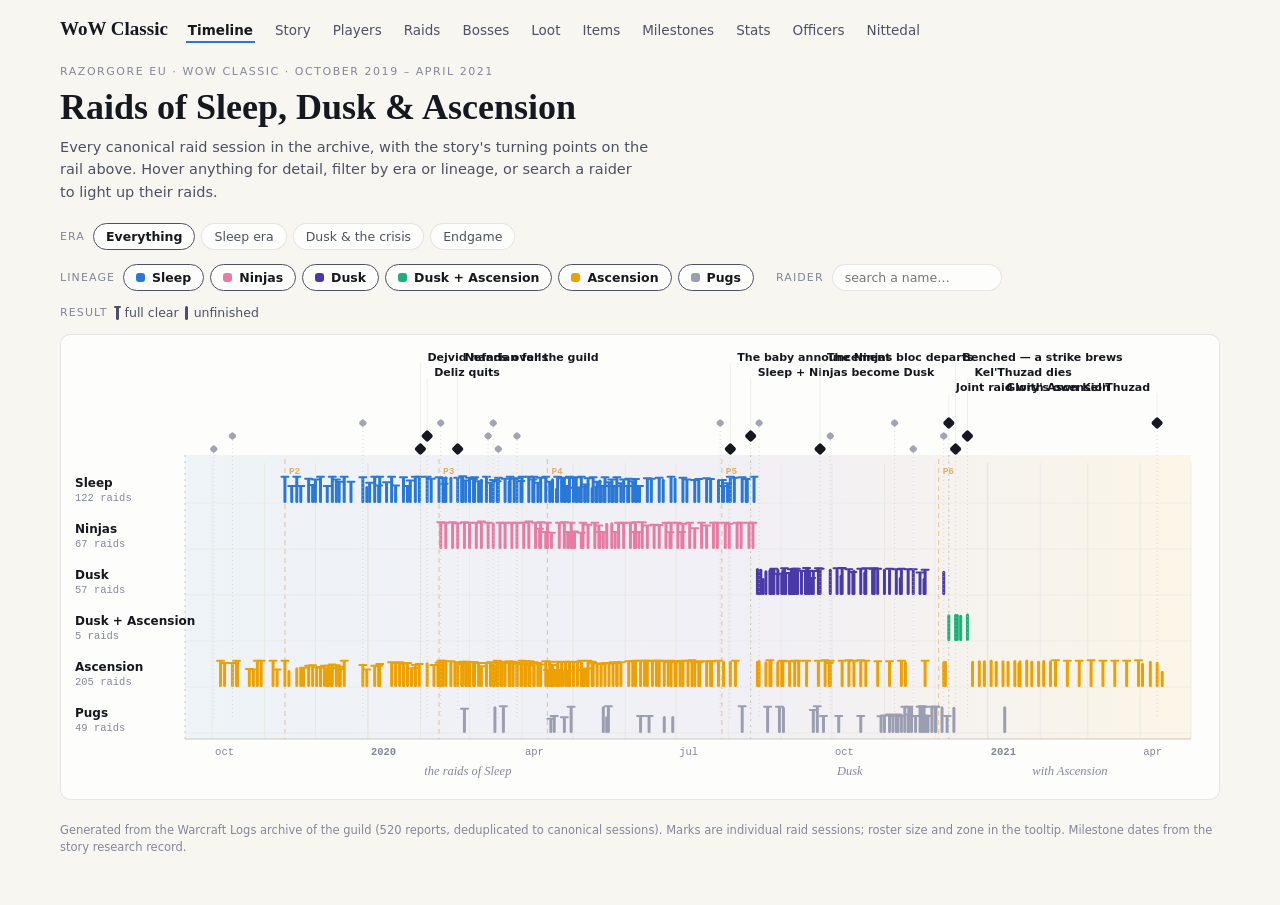
<file: index.html>
<!doctype html>
<html lang="en">
<head>
<meta charset="utf-8">
<meta name="viewport" content="width=device-width, initial-scale=1">
<title>Sleep — raids 2019–2021</title>
<link rel="stylesheet" href="assets/site.css">
<link rel="icon" href="data:image/svg+xml,<svg xmlns=%22http://www.w3.org/2000/svg%22 viewBox=%220 0 100 100%22><text y=%22.9em%22 font-size=%2290%22>🌙</text></svg>">
<style>
  .resultkey { display: inline-flex; align-items: center; gap: 6px; color: var(--ink-2); font-size: 12.5px; }
  .resultmark { position: relative; width: 3px; height: 14px; display: inline-block; background: var(--ink-2); border-radius: 1.5px; }
  .resultmark.clear::before { content: ""; position: absolute; left: -2px; top: 0; width: 7px; height: 2px; background: var(--ink-2); border-radius: 1px; }
</style>
<script src="assets/shared.js"></script>
</head>
<body>
<div class="wrap">
  <p class="eyebrow">Razorgore EU · WoW Classic · October 2019 – April 2021</p>
  <h1>Raids of Sleep, Dusk &amp; Ascension</h1>
  <p class="lede">
    Every canonical raid session in the archive, with the story's turning
    points on the rail above. Hover anything for detail, filter by era or
    lineage, or search a raider to light up their raids.
  </p>

  <div class="chipgroup" style="margin-bottom:14px; gap:14px 22px;">
    <span class="chipgroup" id="ranges" role="group" aria-label="Time range">
      <span class="grouplabel">Era</span>
      <button class="chip" data-r="all" aria-pressed="true">Everything</button>
      <button class="chip" data-r="sleep" aria-pressed="false">Sleep era</button>
      <button class="chip" data-r="dusk" aria-pressed="false">Dusk &amp; the crisis</button>
      <button class="chip" data-r="end" aria-pressed="false">Endgame</button>
    </span>
    <span class="chipgroup" id="legend" role="group" aria-label="Lineages">
      <span class="grouplabel">Lineage</span>
    </span>
    <span class="chipgroup">
      <span class="grouplabel">Raider</span>
      <input id="player" class="text" list="players" placeholder="search a name…"
             autocomplete="off" spellcheck="false" style="border-radius:999px; width:170px; padding:5px 12px; font-size:12.5px;">
      <datalist id="players"></datalist>
      <button class="chip" id="clearplayer" hidden>clear</button>
    </span>
    <span class="chipgroup" aria-label="Raid result">
      <span class="grouplabel">Result</span>
      <span class="resultkey"><span class="resultmark clear"></span>full clear</span>
      <span class="resultkey"><span class="resultmark"></span>unfinished</span>
    </span>
  </div>
  <p id="playerline" style="margin:-6px 0 12px; font-size:13px; color:var(--ink-2);" hidden></p>

  <div class="board"><svg id="viz" role="img" aria-label="Timeline of raid sessions by guild lineage with story milestones"><text x="20" y="40" fill="var(--muted)">loading…</text></svg></div>

  <footer class="site">
    Generated from the Warcraft Logs archive of the guild (520 reports,
    deduplicated to canonical sessions). Marks are individual raid
    sessions; roster size and zone in the tooltip. Milestone dates from
    the story research record.
  </footer>
</div>

<script>
const ERAS = [
  ["2019-09-15","2020-08-14","the raids of Sleep"],
  ["2020-08-14","2020-12-09","Dusk"],
  ["2020-12-09","2021-05-01","with Ascension"]
];
const RANGES = {
  all:   ["2019-09-15","2021-05-01"],
  sleep: ["2019-09-15","2020-08-20"],
  dusk:  ["2020-08-01","2020-12-12"],
  end:   ["2020-11-25","2021-04-20"]
};

renderNav("index.html");

let SESSIONS = [];
let FULL_CLEAR_IDS = new Set();
let PLAYERS = new Map();
let BIOS = null;
let playerByLower = new Map();
const visible = Object.fromEntries(LANES.map((l) => [l.key, true]));
let range = "all";
let playerSet = null;
let playerName = null;

function playerRaidIndices(name) {
  return foldedPlayerRaidIndices(name, PLAYERS, BIOS);
}

const svg = document.getElementById("viz");

function render() {
  if (!SESSIONS.length) return;
  svg.innerHTML = "";
  const [d0, d1] = RANGES[range];
  const t0 = T(d0), t1 = T(d1);
  const boardW = Math.max(760, Math.min(1140, svg.parentNode.clientWidth - 12));
  const left = 118, right = 16, railH = 118, laneH = 46, axisH = 52;
  const lanes = LANES.filter((l) => visible[l.key]);
  const H = railH + lanes.length * laneH + axisH;
  svg.setAttribute("viewBox", `0 0 ${boardW} ${H}`);
  svg.setAttribute("width", boardW);
  svg.setAttribute("height", H);
  const plotW = boardW - left - right;
  const X = (t) => left + ((t - t0) / (t1 - t0)) * plotW;

  const defs = svgEl("defs", {}, svg);
  const grad = svgEl("linearGradient", { id: "sky", x1: 0, x2: 1, y1: 0, y2: 0 }, defs);
  for (const [off, col] of [[0, "var(--sky-a)"], [0.55, "var(--sky-b)"], [1, "var(--sky-c)"]]) {
    svgEl("stop", { offset: off, "stop-color": col }, grad);
  }
  svgEl("rect", { x: left, y: railH - 8, width: plotW, height: lanes.length * laneH + 8, fill: "url(#sky)" }, svg);

  for (const [a, b, name] of ERAS) {
    const xa = Math.max(left, X(T(a))), xb = Math.min(left + plotW, X(T(b)));
    if (xb - xa < 30) continue;
    svgEl("line", { x1: xa, y1: railH - 8, x2: xa, y2: railH + lanes.length * laneH, stroke: "var(--baseline)", "stroke-dasharray": "2 4" }, svg);
    const label = svgEl("text", { x: (xa + xb) / 2, y: railH + lanes.length * laneH + 36, "text-anchor": "middle", "font-style": "italic", "font-size": "12.5", fill: "var(--muted)", "font-family": '"Iowan Old Style","Palatino Linotype",Palatino,Georgia,serif' }, svg);
    label.textContent = name;
  }
  const start = new Date(t0);
  start.setUTCDate(1);
  for (let d = new Date(start); d.getTime() <= t1; d.setUTCMonth(d.getUTCMonth() + 1)) {
    const x = X(d.getTime());
    if (x < left || x > left + plotW) continue;
    svgEl("line", { x1: x, y1: railH, x2: x, y2: railH + lanes.length * laneH, stroke: "var(--grid)", "stroke-width": d.getUTCMonth() === 0 ? 1.4 : 0.7 }, svg);
    const showLabel = range === "all" ? d.getUTCMonth() % 3 === 0 : true;
    if (showLabel) {
      const fmt = d.getUTCMonth() === 0
        ? String(d.getUTCFullYear())
        : d.toLocaleDateString("en", { month: "short", timeZone: "UTC" }).toLowerCase();
      const t = svgEl("text", { x: x + 3, y: railH + lanes.length * laneH + 16, "font-size": "10.5", fill: "var(--muted)", "font-family": "ui-monospace,Menlo,monospace" }, svg);
      t.textContent = fmt;
      if (d.getUTCMonth() === 0) t.setAttribute("font-weight", "700");
    }
  }
  svgEl("line", { x1: left, y1: railH + lanes.length * laneH, x2: left + plotW, y2: railH + lanes.length * laneH, stroke: "var(--baseline)" }, svg);

  for (const [d, tag, what] of PHASES) {
    const t = T(d);
    if (t < t0 || t > t1) continue;
    const x = X(t);
    const line = svgEl("line", {
      x1: x, y1: railH - 4, x2: x, y2: railH + lanes.length * laneH,
      stroke: "#e0af68", "stroke-width": 1.1, "stroke-dasharray": "5 4", "stroke-opacity": 0.65,
    }, svg);
    const lbl = svgEl("text", {
      x: x + 4, y: railH + 11, "font-size": "9.5", fill: "#e0af68",
      "font-family": "ui-monospace,Menlo,monospace", "font-weight": "700",
    }, svg);
    lbl.textContent = tag;
    const tipHtml = `<div class="t-date">${d}</div><div class="t-title">${tag === "TBC" ? "The Burning Crusade" : `Phase ${tag.slice(1)}`}</div><div>${esc(what)}</div>`;
    for (const el of [line, lbl]) {
      el.addEventListener("mousemove", (evt) => showTip(tipHtml, evt));
      el.addEventListener("mouseleave", hideTip);
    }
  }

  const counts = {};
  const dayIndex = {};
  lanes.forEach((lane, i) => {
    const y = railH + i * laneH;
    svgEl("line", { x1: left, y1: y + laneH - 6, x2: left + plotW, y2: y + laneH - 6, stroke: "var(--grid)", "stroke-width": 0.6 }, svg);
    const lab = svgEl("text", { x: 8, y: y + laneH / 2 + 1, "font-size": "12", "font-weight": "600", fill: "var(--ink)" }, svg);
    lab.textContent = lane.label;
    counts[lane.key] = { node: svgEl("text", { x: 8, y: y + laneH / 2 + 15, "font-size": "10.5", fill: "var(--muted)", "font-family": "ui-monospace,Menlo,monospace" }, svg), n: 0 };
  });

  // Player view: "missed" means a night inside the player's active window,
  // in a lineage they actually raided with, that they did not attend.
  let tenure = null;
  let playerLanes = null;
  if (playerSet) {
    const indices = playerRaidIndices(playerName);
    tenure = [T(SESSIONS[indices[0]].date), T(SESSIONS[indices[indices.length - 1]].date)];
    playerLanes = new Set(indices.map((i) => SESSIONS[i].identity));
  }
  const tenureTotals = {};

  SESSIONS.forEach((s, sIdx) => {
    if (!visible[s.identity]) return;
    const t = T(s.date);
    if (t < t0 || t > t1) return;
    const laneIndex = lanes.findIndex((l) => l.key === s.identity);
    if (laneIndex < 0) return;
    const attended = playerSet ? playerSet.has(sIdx) : true;
    let state = "attended";
    if (playerSet && !attended) {
      state =
        t >= tenure[0] && t <= tenure[1] && playerLanes.has(s.identity)
          ? "missed"
          : "outside";
    }
    if (attended) counts[s.identity].n += 1;
    if (state !== "outside") {
      tenureTotals[s.identity] = (tenureTotals[s.identity] ?? 0) + 1;
    }
    const dupKey = s.identity + s.date;
    const dup = (dayIndex[dupKey] = (dayIndex[dupKey] ?? -1) + 1);
    const laneBase = railH + laneIndex * laneH + laneH - 6;
    const h = 8 + Math.min(20, s.rosterCount / 2.2);
    const attrs = {
      x: X(t) - 1.5 + dup * 4,
      y: laneBase - h,
      width: 3,
      height: h,
      rx: 1.5,
      fill: LANE[s.identity].color
    };
    if (state === "attended") {
      attrs["fill-opacity"] = 1;
      attrs.stroke = "rgba(0,0,0,0)";
      attrs["stroke-width"] = 7;
    } else if (state === "missed") {
      attrs["fill-opacity"] = 0.14;
      attrs.stroke = LANE[s.identity].color;
      attrs["stroke-opacity"] = 0.75;
      attrs["stroke-width"] = 1;
    } else {
      attrs["fill-opacity"] = 0.07;
      attrs.stroke = "rgba(0,0,0,0)";
      attrs["stroke-width"] = 7;
    }
    const mark = svgEl("rect", attrs, svg);
    const fullClear = FULL_CLEAR_IDS.has(s.id);
    if (fullClear) {
      svgEl("line", {
        x1: attrs.x - 2,
        y1: attrs.y,
        x2: attrs.x + 5,
        y2: attrs.y,
        stroke: LANE[s.identity].color,
        "stroke-width": 2,
        "stroke-linecap": "round",
        "stroke-opacity": state === "attended" ? 1 : state === "missed" ? 0.75 : 0.07,
        "pointer-events": "none",
      }, svg);
    }
    const hit = state === "missed"
      ? svgEl("rect", {
          x: attrs.x - 3, y: attrs.y - 3, width: 9, height: h + 6,
          fill: "rgba(0,0,0,0)"
        }, svg)
      : mark;
    const withPlayer = !playerSet
      ? ""
      : state === "attended"
        ? ` · with ${esc(playerName)}`
        : state === "missed"
          ? ` · ${esc(playerName)} missed this one`
          : ` · outside ${esc(playerName)}'s time`;
    const html = `<div class="t-date">${s.date}</div><div class="t-title">${esc(s.zone)}</div>` +
      `<div>${LANE[s.identity].label} · ${s.rosterCount} in the roster · ${fullClear ? "full clear" : "unfinished"}${withPlayer}</div>`;
    hit.addEventListener("mousemove", (evt) => showTip(html, evt));
    hit.addEventListener("mouseleave", hideTip);
    hit.style.cursor = "pointer";
    hit.addEventListener("click", () => { location.href = `raid.html#${s.id}`; });
  });
  for (const key of Object.keys(counts)) {
    counts[key].node.textContent = playerSet
      ? `${counts[key].n}/${tenureTotals[key] ?? 0} with ${playerName}`
      : counts[key].n + " raids";
  }

  let visibleIndex = 0;
  for (const [d, title, blurb, major] of MILESTONES) {
    const t = T(d);
    if (t < t0 || t > t1) continue;
    const x = X(t);
    const row = visibleIndex % 3;
    visibleIndex += 1;
    const yDot = railH - 14 - row * 13;
    const r = major ? 4.5 : 3.2;
    svgEl("line", { x1: x, y1: yDot, x2: x, y2: railH + lanes.length * laneH - 20, stroke: "var(--baseline)", "stroke-width": 0.6, "stroke-dasharray": "1 3" }, svg);
    const dot = svgEl("rect", { x: x - r, y: yDot - r, width: r * 2, height: r * 2, rx: 2, transform: `rotate(45 ${x} ${yDot})`, fill: major ? "var(--ink)" : "var(--muted)", "fill-opacity": major ? 1 : 0.75, stroke: "rgba(0,0,0,0)", "stroke-width": 14, tabindex: 0, role: "img", "aria-label": `${d}: ${title}. ${blurb}` }, svg);
    const html = `<div class="t-date">${d}</div><div class="t-title">${esc(title)}</div><div>${esc(blurb)}</div>`;
    dot.addEventListener("mousemove", (evt) => showTip(html, evt));
    dot.addEventListener("mouseleave", hideTip);
    dot.addEventListener("focus", () => {
      const r = dot.getBoundingClientRect();
      showTip(html, { clientX: r.left + 8, clientY: r.bottom + 4 });
    });
    dot.addEventListener("blur", hideTip);
    if (major || range !== "all") {
      const anchor = x > left + plotW - 130 ? "end" : "start";
      const label = svgEl("text", {
        x: anchor === "start" ? x + 7 : x - 7,
        y: 16 + row * 15,
        "text-anchor": anchor,
        "font-size": "11",
        fill: major ? "var(--ink)" : "var(--ink-2)",
        "font-weight": major ? "600" : "400"
      }, svg);
      label.textContent = title;
      svgEl("line", { x1: x, y1: 18 + row * 15, x2: x, y2: yDot - r - 2, stroke: "var(--grid)", "stroke-width": 0.6 }, svg);
    }
  }
}

const legendBox = document.getElementById("legend");
for (const lane of LANES) {
  const b = document.createElement("button");
  b.className = "chip";
  b.style.display = "inline-flex";
  b.style.alignItems = "center";
  b.style.gap = "7px";
  b.setAttribute("aria-pressed", "true");
  b.innerHTML = `<span class="dot" style="background:${lane.color}"></span>${lane.label}`;
  b.addEventListener("click", () => {
    visible[lane.key] = !visible[lane.key];
    b.setAttribute("aria-pressed", String(visible[lane.key]));
    b.style.opacity = visible[lane.key] ? "1" : "0.42";
    render();
  });
  legendBox.appendChild(b);
}

document.getElementById("ranges").addEventListener("click", (evt) => {
  const b = evt.target.closest("button[data-r]");
  if (!b) return;
  range = b.dataset.r;
  for (const chip of document.querySelectorAll("#ranges .chip")) {
    chip.setAttribute("aria-pressed", String(chip === b));
  }
  render();
});

const playerInput = document.getElementById("player");
const clearButton = document.getElementById("clearplayer");
const playerLine = document.getElementById("playerline");
function setPlayer(raw) {
  const name = playerByLower.get(String(raw).trim().toLowerCase());
  if (!name) {
    playerSet = null;
    playerName = null;
    clearButton.hidden = true;
    playerLine.hidden = true;
    render();
    return;
  }
  playerName = name;
  const indices = playerRaidIndices(name);
  playerSet = new Set(indices);
  const first = SESSIONS[indices[0]].date;
  const last = SESSIONS[indices[indices.length - 1]].date;
  playerLine.innerHTML =
    `<strong>${esc(name)}</strong> — ${indices.length} raids, ${first} to ${last}. ` +
    `Solid marks: raids with ${esc(name)}. Outlined: raids their lineage ` +
    `raided without them. Faint: outside their time. ` +
    `<a href="${playerLink(name)}">Open player page</a>`;
  playerLine.hidden = false;
  clearButton.hidden = false;
  render();
}
playerInput.addEventListener("change", () => setPlayer(playerInput.value));
clearButton.addEventListener("click", () => {
  playerInput.value = "";
  setPlayer("");
});
addEventListener("resize", render);

Promise.all([
  loadRaids(),
  fetch("data/bios.json").then((response) => response.json()),
]).then(([data, bioData]) => {
  SESSIONS = data.sessions;
  FULL_CLEAR_IDS = new Set(data.fullClears.map((clear) => clear.sessionId));
  BIOS = bioData.bios;
  PLAYERS = buildPlayerIndex(SESSIONS, 0);
  const eligible = [...PLAYERS.keys()].filter((name) => playerRaidIndices(name).length >= 5);
  playerByLower = new Map(eligible.map((n) => [n.toLowerCase(), n]));
  const datalist = document.getElementById("players");
  for (const name of eligible.sort()) {
    const option = document.createElement("option");
    option.value = name;
    datalist.appendChild(option);
  }
  render();
});
</script>
</body>
</html>
</file>
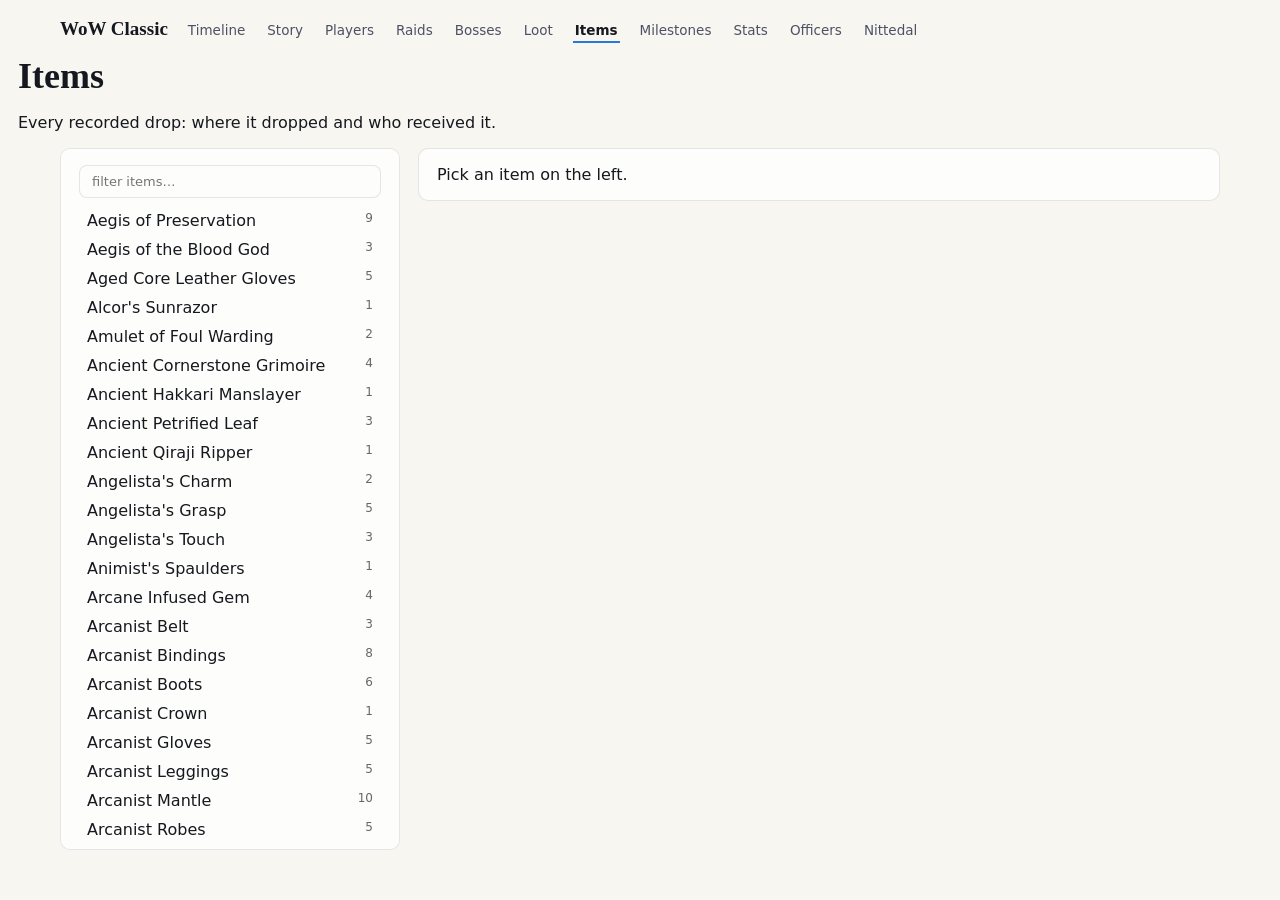
<file: item.html>
<!doctype html>
<html lang="en">
<head>
<meta charset="utf-8">
<meta name="viewport" content="width=device-width, initial-scale=1">
<title>Sleep — items</title>
<link rel="stylesheet" href="assets/site.css">
<style>
  .wrap { display: flex; gap: 18px; flex-wrap: wrap; }
  .list { flex: 0 1 340px; min-width: 260px; max-height: 78vh; overflow: auto; }
  .detail { flex: 1 1 520px; min-width: 300px; }
  .row { display: flex; justify-content: space-between; gap: 8px; padding: 5px 8px; border-radius: 6px; cursor: pointer; }
  .row:hover { background: rgba(122,162,247,.12); }
  .row.active { background: rgba(122,162,247,.2); }
  .count { opacity: .65; font-size: 12px; }
  table.awards { width: 100%; border-collapse: collapse; font-size: 14px; }
  table.awards th, table.awards td { text-align: left; padding: 5px 8px; border-bottom: 1px solid var(--grid, #2a2c3a); }
  table.awards th { font-size: 12px; opacity: .7; text-transform: uppercase; letter-spacing: .04em; }
  .srcchips { display: flex; flex-wrap: wrap; gap: 6px; margin: 8px 0 14px; }
  .srcchips span { background: rgba(122,162,247,.14); border-radius: 999px; padding: 3px 10px; font-size: 12.5px; }
  .alt { opacity: .6; }
</style>
<script>const whTooltips = { colorLinks: true, iconizeLinks: true, renameLinks: false };</script>
<script src="https://wow.zamimg.com/js/tooltips.js" defer></script>
</head>
<body>
<main>
  <h1>Items</h1>
  <p class="sub">Every recorded drop: where it dropped and who received it.</p>
  <div class="wrap">
    <div class="card list">
      <input id="search" class="text" style="width:100%; margin-bottom:8px;" placeholder="filter items…" autocomplete="off" spellcheck="false" aria-label="Filter item names">
      <div id="items" role="listbox" aria-label="Items"><div class="loading">loading…</div></div>
    </div>
    <div class="detail">
      <div class="card" id="card"><div class="empty">Pick an item on the left.</div></div>
    </div>
  </div>
</main>
<script src="assets/shared.js"></script>
<script>
"use strict";
renderNav("item.html");
const listEl = document.getElementById("items");
const card = document.getElementById("card");
const search = document.getElementById("search");

let ITEMS = [];            // [{itemId, itemName, drops}]
let AWARDS_BY_ITEM = new Map();  // itemId -> awards[]
let RAIDS = new Map();     // raidKey -> raidName
let BOSSES = new Map();    // raidKey/sourceKey -> sourceName

function buildList(filter) {
  const q = filter.trim().toLowerCase();
  const rows = ITEMS
    .filter((i) => AWARDS_BY_ITEM.has(i.itemId))
    .filter((i) => !q || i.itemName.toLowerCase().includes(q))
    .map((i) => {
      const n = AWARDS_BY_ITEM.get(i.itemId).length;
      const active = String(i.itemId) === decodeURIComponent(location.hash.slice(1)) ? " active" : "";
      return `<div class="row${active}" data-id="${i.itemId}" role="option"><span>${esc(i.itemName)}</span><span class="count">${n}</span></div>`;
    });
  listEl.innerHTML = rows.join("") || `<div class="empty">no matches</div>`;
}

listEl.addEventListener("click", (e) => {
  const row = e.target.closest(".row");
  if (row) location.hash = row.dataset.id;
});

function render(itemId) {
  const item = ITEMS.find((i) => String(i.itemId) === String(itemId));
  if (!item) {
    card.innerHTML = `<div class="empty">Unknown item.</div>`;
    return;
  }
  const awards = (AWARDS_BY_ITEM.get(item.itemId) ?? [])
    .slice()
    .sort((a, b) => a.awardDate.localeCompare(b.awardDate));
  const sources = (item.drops ?? []).map((d) => {
    const boss = BOSSES.get(`${d.raidKey}/${d.sourceKey}`) ?? d.sourceKey;
    const raid = RAIDS.get(d.raidKey) ?? d.raidKey;
    return `<span>${esc(boss)} · ${esc(raid)}</span>`;
  });
  const CLASS_COLORS = {
    Warrior: "#C79C6E", Paladin: "#F58CBA", Hunter: "#ABD473", Rogue: "#FFF569",
    Priest: "#FFFFFF", Mage: "#69CCF0", Warlock: "#9482C9", Druid: "#FF7D0A",
  };
  const rows = awards.map((a) =>
    `<tr${a.isMainCharacterAward ? "" : ' class="alt"'}>` +
    `<td class="mono">${a.awardDate}</td>` +
    `<td><a style="color:${CLASS_COLORS[a.recipientClass] ?? "inherit"}" href="players.html#${encodeURIComponent(a.recipient)}">${esc(a.recipient)}</a></td>` +
    `<td>${esc(a.recipientClass ?? "")}</td>` +
    `<td>${esc(a.recipientRole ?? "")}${a.isMainCharacterAward ? "" : " (alt)"}</td>` +
    `<td>${esc(RAIDS.get(a.raidKey) ?? a.raidKey)}</td>` +
    `</tr>`
  ).join("");
  card.innerHTML =
    `<h2><a href="https://www.wowhead.com/classic/item=${item.itemId}" rel="noopener">${esc(item.itemName)}</a></h2>` +
    `<p class="sub">${awards.length} recorded award${awards.length === 1 ? "" : "s"} · <a href="https://www.wowhead.com/classic/item=${item.itemId}" rel="noopener">wowhead</a></p>` +
    (sources.length ? `<div class="striplabel">Drops from</div><div class="srcchips">${sources.join("")}</div>` : "") +
    `<div class="striplabel">Recipients</div>` +
    `<table class="awards"><thead><tr><th>date</th><th>recipient</th><th>class</th><th>role</th><th>raid</th></tr></thead><tbody>${rows}</tbody></table>`;
  window.$WowheadPower?.refreshLinks?.();
  document.title = `Sleep — ${item.itemName}`;
}

function onHash() {
  const id = decodeURIComponent(location.hash.slice(1));
  buildList(search.value);
  if (id) render(id);
}

search.addEventListener("input", () => buildList(search.value));
addEventListener("hashchange", onHash);

loadLoot().then((loot) => {
  ITEMS = loot.items.slice().sort((a, b) => a.itemName.localeCompare(b.itemName));
  for (const r of loot.raids) RAIDS.set(r.raidKey, r.raidName);
  for (const b of loot.bosses) BOSSES.set(`${b.raidKey}/${b.sourceKey}`, b.sourceName);
  for (const a of loot.awards) {
    if (!a.itemId) continue;
    if (!AWARDS_BY_ITEM.has(a.itemId)) AWARDS_BY_ITEM.set(a.itemId, []);
    AWARDS_BY_ITEM.get(a.itemId).push(a);
  }
  onHash();
});
</script>
</body>
</html>
</file>
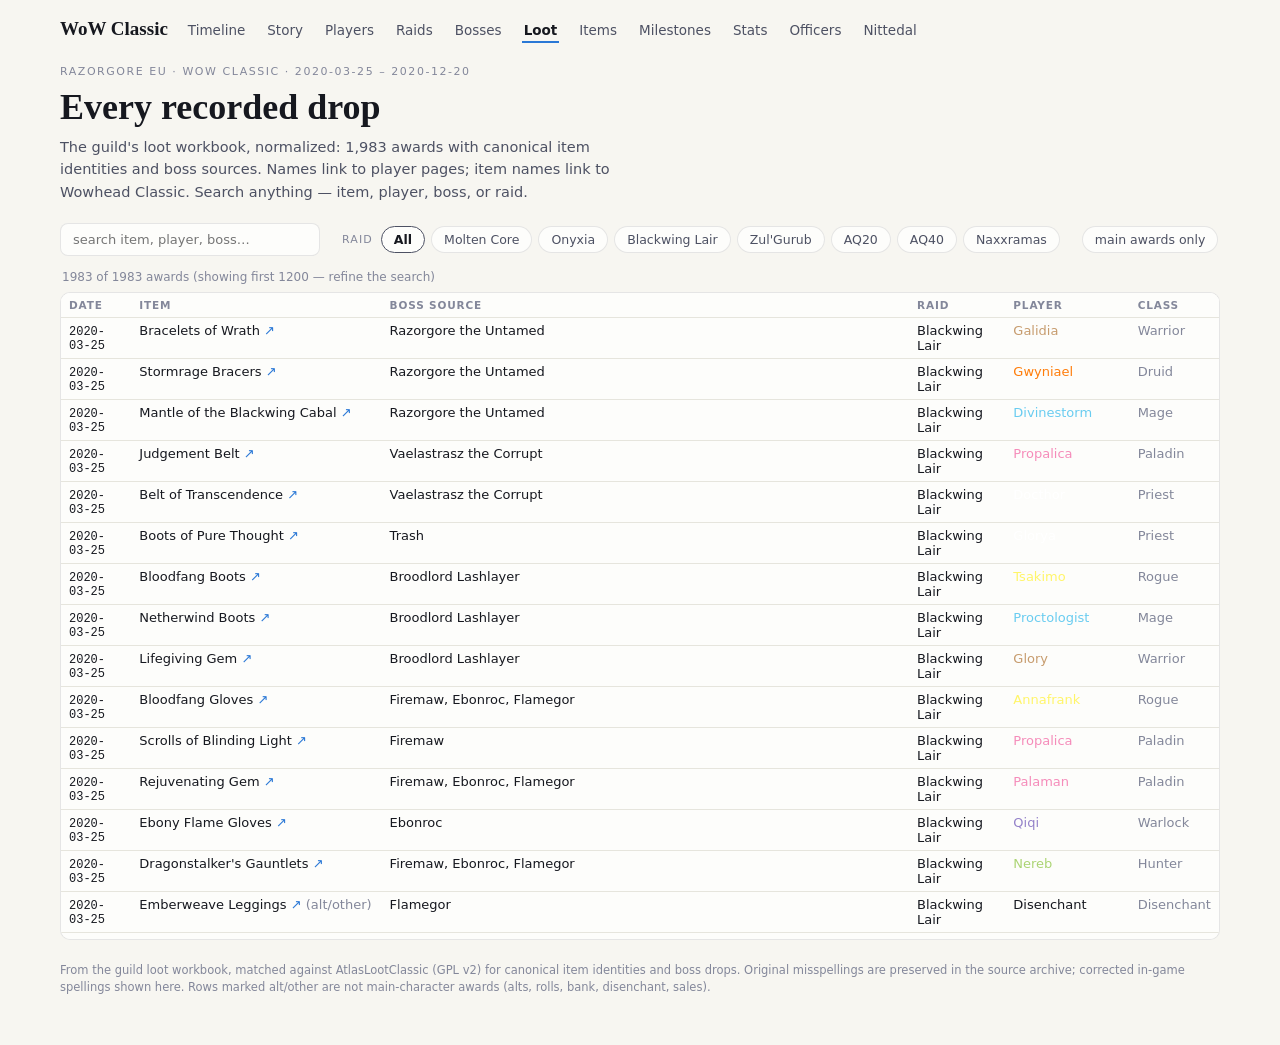
<file: loot.html>
<!doctype html>
<html lang="en">
<head>
<meta charset="utf-8">
<meta name="viewport" content="width=device-width, initial-scale=1">
<title>Sleep — loot</title>
<link rel="stylesheet" href="assets/site.css">
<link rel="icon" href="data:image/svg+xml,<svg xmlns=%22http://www.w3.org/2000/svg%22 viewBox=%220 0 100 100%22><text y=%22.9em%22 font-size=%2290%22>💎</text></svg>">
<script src="assets/shared.js"></script>
<script>const whTooltips = { colorLinks: true, iconizeLinks: true, renameLinks: false };</script>
<script src="https://wow.zamimg.com/js/tooltips.js" defer></script>
<style>
  .filters { display: flex; flex-wrap: wrap; gap: 14px 22px; align-items: center; margin-bottom: 14px; }
  .tablebox { background: var(--surface); border: 1px solid var(--ring); border-radius: 10px; overflow: auto; max-height: 72vh; }
  td a { text-decoration: none; }
  td a:hover { text-decoration: underline; }
  .count { color: var(--muted); font-size: 12px; margin: 8px 2px; }
  .itemlink { color: inherit; }
</style>
</head>
<body>
<div class="wrap">
  <p class="eyebrow">Razorgore EU · WoW Classic · 2020-03-25 – 2020-12-20</p>
  <h1>Every recorded drop</h1>
  <p class="lede">
    The guild's loot workbook, normalized: 1,983 awards with canonical
    item identities and boss sources. Names link to player pages; item
    names link to Wowhead Classic. Search anything — item, player, boss,
    or raid.
  </p>

  <div class="filters">
    <input id="q" class="text" style="width:260px" placeholder="search item, player, boss…" autocomplete="off" spellcheck="false" aria-label="Search loot">
    <span class="chipgroup" id="raidchips" role="group" aria-label="Raid filter">
      <span class="grouplabel">Raid</span>
      <button class="chip" data-raid="" aria-pressed="true">All</button>
    </span>
    <span class="chipgroup">
      <button class="chip" id="mainsonly" aria-pressed="false">main awards only</button>
    </span>
  </div>

  <p class="count" id="count">loading…</p>
  <div class="tablebox">
    <table class="data" id="table">
      <thead>
        <tr><th>Date</th><th>Item</th><th>Boss source</th><th>Raid</th><th>Player</th><th>Class</th></tr>
      </thead>
      <tbody></tbody>
    </table>
  </div>

  <footer class="site">
    From the guild loot workbook, matched against AtlasLootClassic
    (GPL v2) for canonical item identities and boss drops. Original
    misspellings are preserved in the source archive; corrected in-game
    spellings shown here. Rows marked alt/other are not main-character
    awards (alts, rolls, bank, disenchant, sales).
  </footer>
</div>

<script>
renderNav("loot.html");

const RAID_NAMES = {
  "molten-core": "Molten Core",
  "onyxia": "Onyxia",
  "blackwing-lair": "Blackwing Lair",
  "zulgurub": "Zul'Gurub",
  "ruins-of-ahnqiraj": "AQ20",
  "temple-of-ahnqiraj": "AQ40",
  "naxxramas": "Naxxramas"
};

let AWARDS = [];
let itemSources = new Map();
let bossNames = new Map();
let playerSet = new Set();
let query = "";
let raidFilter = "";
let mainsOnly = false;

const tbody = document.querySelector("#table tbody");
const countNode = document.getElementById("count");

function render() {
  const q = query.trim().toLowerCase();
  const CLASS_COLORS = {
    Warrior: "#C79C6E", Paladin: "#F58CBA", Hunter: "#ABD473", Rogue: "#FFF569",
    Priest: "#FFFFFF", Mage: "#69CCF0", Warlock: "#9482C9", Druid: "#FF7D0A",
  };
  const rows = [];
  let shown = 0;
  for (const a of AWARDS) {
    if (raidFilter && a.raidKey !== raidFilter) continue;
    if (mainsOnly && !a.isMainCharacterAward) continue;
    const sources = a.itemId ? (itemSources.get(a.itemId) ?? []) : [];
    const sourceText = sources
      .filter((s) => s.raidKey === a.raidKey)
      .map((s) => bossNames.get(`${s.raidKey}:${s.sourceKey}`) ?? s.sourceKey)
      .join(", ") || (sources.length
        ? sources.map((s) => bossNames.get(`${s.raidKey}:${s.sourceKey}`) ?? s.sourceKey).join(", ")
        : "—");
    if (q) {
      const hay = `${a.itemName} ${a.recipient ?? ""} ${sourceText} ${RAID_NAMES[a.raidKey] ?? a.raidKey}`.toLowerCase();
      if (!hay.includes(q)) continue;
    }
    shown += 1;
    if (rows.length >= 1200) continue;
    const rc = CLASS_COLORS[a.recipientClass] ?? "inherit";
    const recipient = a.recipient
      ? playerSet.has(a.recipient.toLowerCase())
        ? `<a style="color:${rc}" href="${playerLink(a.recipient)}">${esc(a.recipient)}</a>`
        : `<span style="color:${rc}">${esc(a.recipient)}</span>`
      : '<span class="mutetext">—</span>';
    const item = a.itemId
      ? `<a class="itemlink" href="item.html#${a.itemId}">${esc(a.itemName)}</a> <a class="wh" href="https://www.wowhead.com/classic/item=${a.itemId}" rel="noopener" aria-label="Wowhead">↗</a>`
      : esc(a.itemName);
    rows.push(
      `<tr><td class="num">${a.awardDate}</td>` +
      `<td>${item}${a.isMainCharacterAward ? "" : ' <span class="mutetext">(alt/other)</span>'}</td>` +
      `<td>${esc(sourceText)}</td>` +
      `<td>${RAID_NAMES[a.raidKey] ?? esc(a.raidKey)}</td>` +
      `<td>${recipient}</td>` +
      `<td class="mutetext">${esc(a.recipientClass ?? "")}</td></tr>`,
    );
  }
  tbody.innerHTML = rows.join("");
  countNode.textContent =
    `${shown} of ${AWARDS.length} awards` +
    (rows.length < shown ? ` (showing first ${rows.length} — refine the search)` : "");
  window.$WowheadPower?.refreshLinks?.();
}

document.getElementById("q").addEventListener("input", (evt) => {
  query = evt.target.value;
  render();
});
document.getElementById("mainsonly").addEventListener("click", (evt) => {
  mainsOnly = !mainsOnly;
  evt.target.setAttribute("aria-pressed", String(mainsOnly));
  render();
});
document.getElementById("raidchips").addEventListener("click", (evt) => {
  const b = evt.target.closest("button[data-raid]");
  if (!b) return;
  raidFilter = b.dataset.raid;
  for (const chip of document.querySelectorAll("#raidchips .chip")) {
    chip.setAttribute("aria-pressed", String(chip === b));
  }
  render();
});

Promise.all([loadLoot(), loadRaids()]).then(([loot, raids]) => {
  AWARDS = loot.awards;
  for (const item of loot.items) {
    itemSources.set(item.itemId, item.drops);
  }
  for (const boss of loot.bosses) {
    bossNames.set(`${boss.raidKey}:${boss.sourceKey}`, boss.sourceName);
  }
  playerSet = new Set(
    [...buildPlayerIndex(raids.sessions).keys()].map((n) => n.toLowerCase()),
  );
  const chipBox = document.getElementById("raidchips");
  for (const raid of loot.raids) {
    const b = document.createElement("button");
    b.className = "chip";
    b.dataset.raid = raid.raidKey;
    b.setAttribute("aria-pressed", "false");
    b.textContent = RAID_NAMES[raid.raidKey] ?? raid.raidKey;
    chipBox.appendChild(b);
  }
  render();
});
</script>
</body>
</html>
</file>
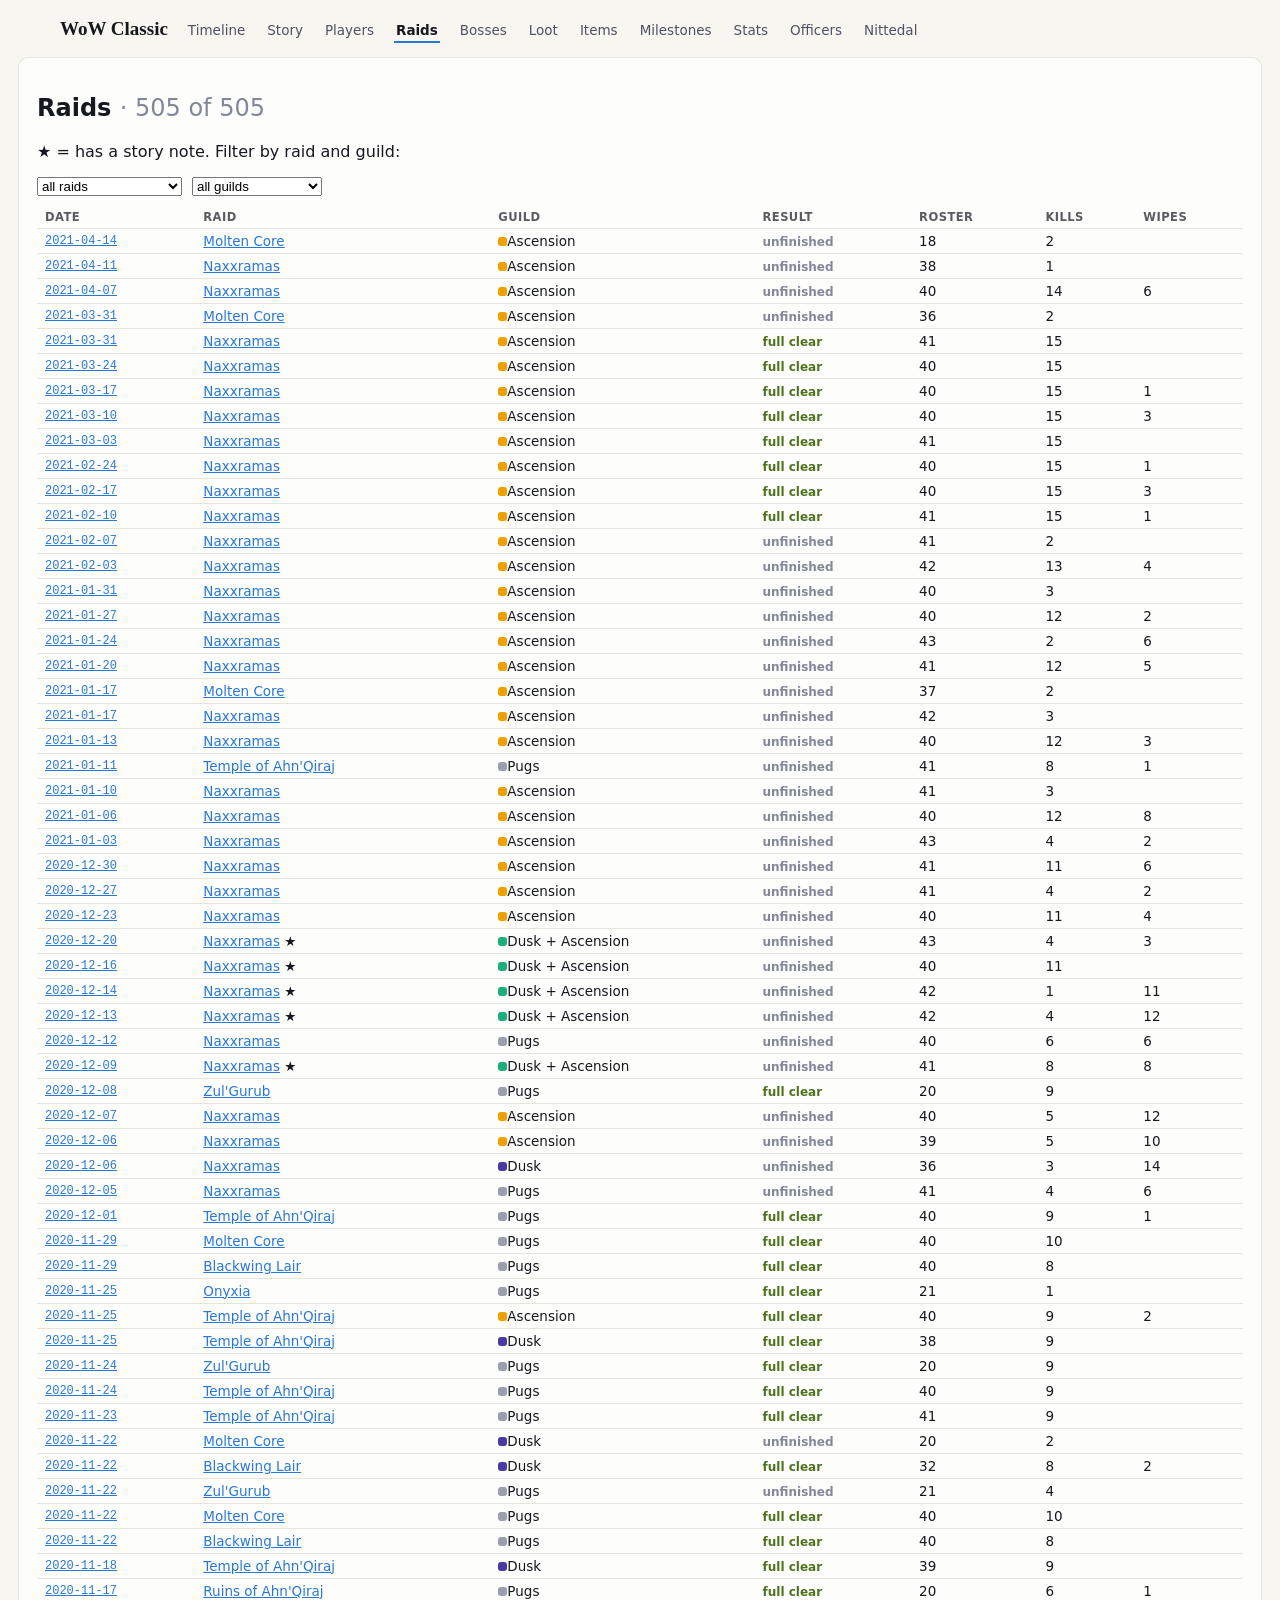
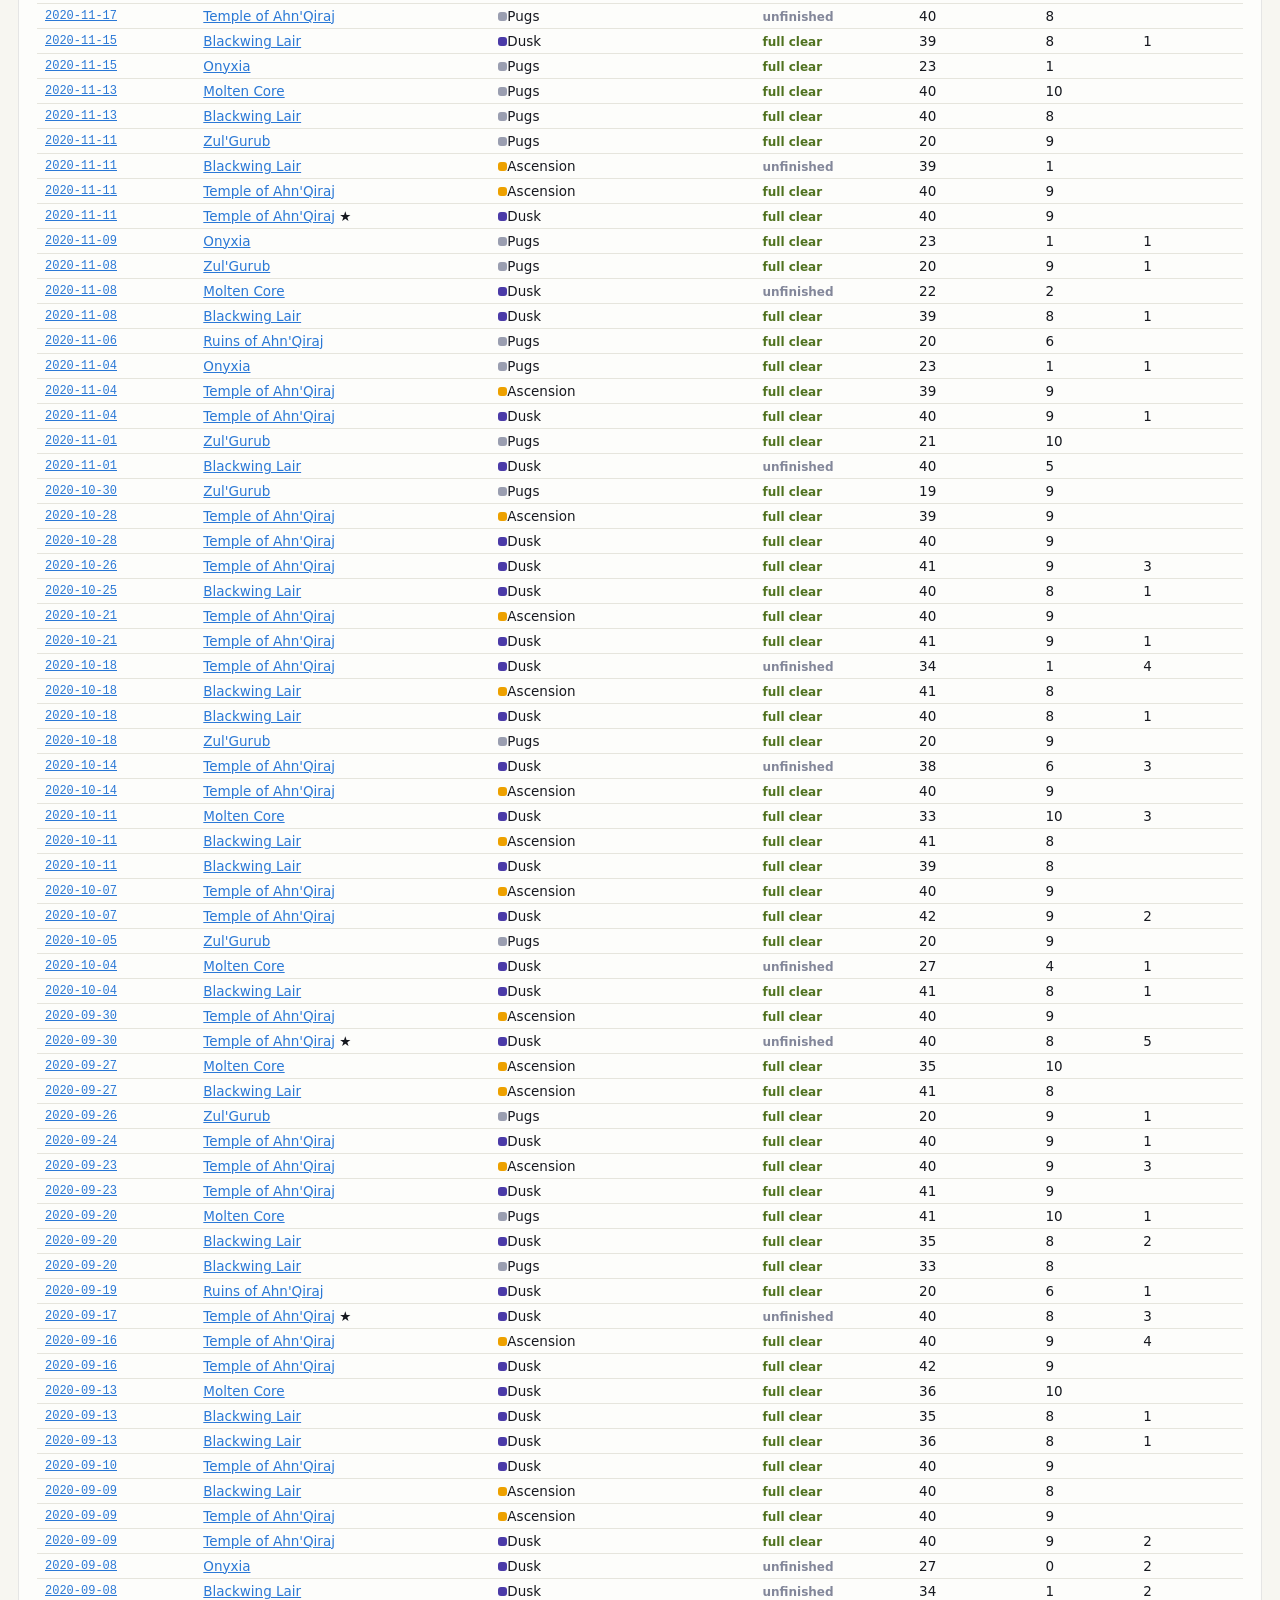
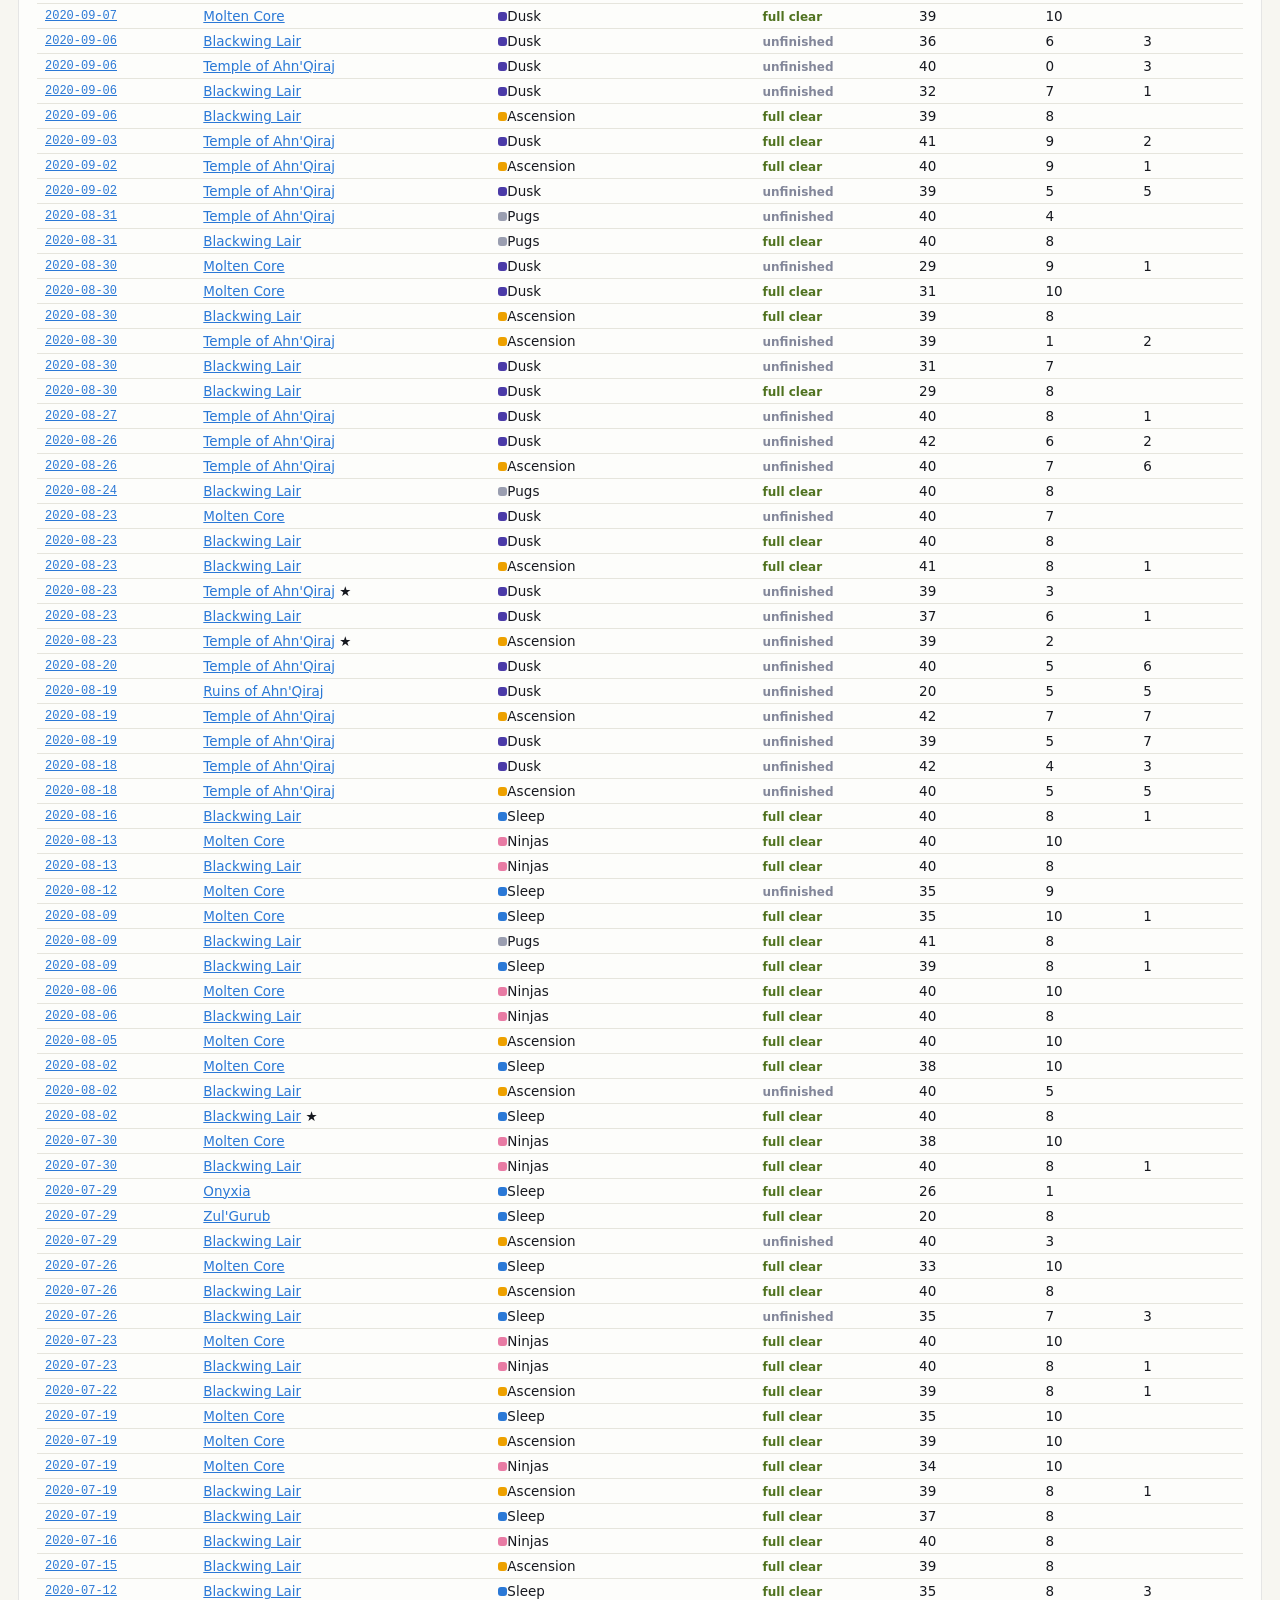
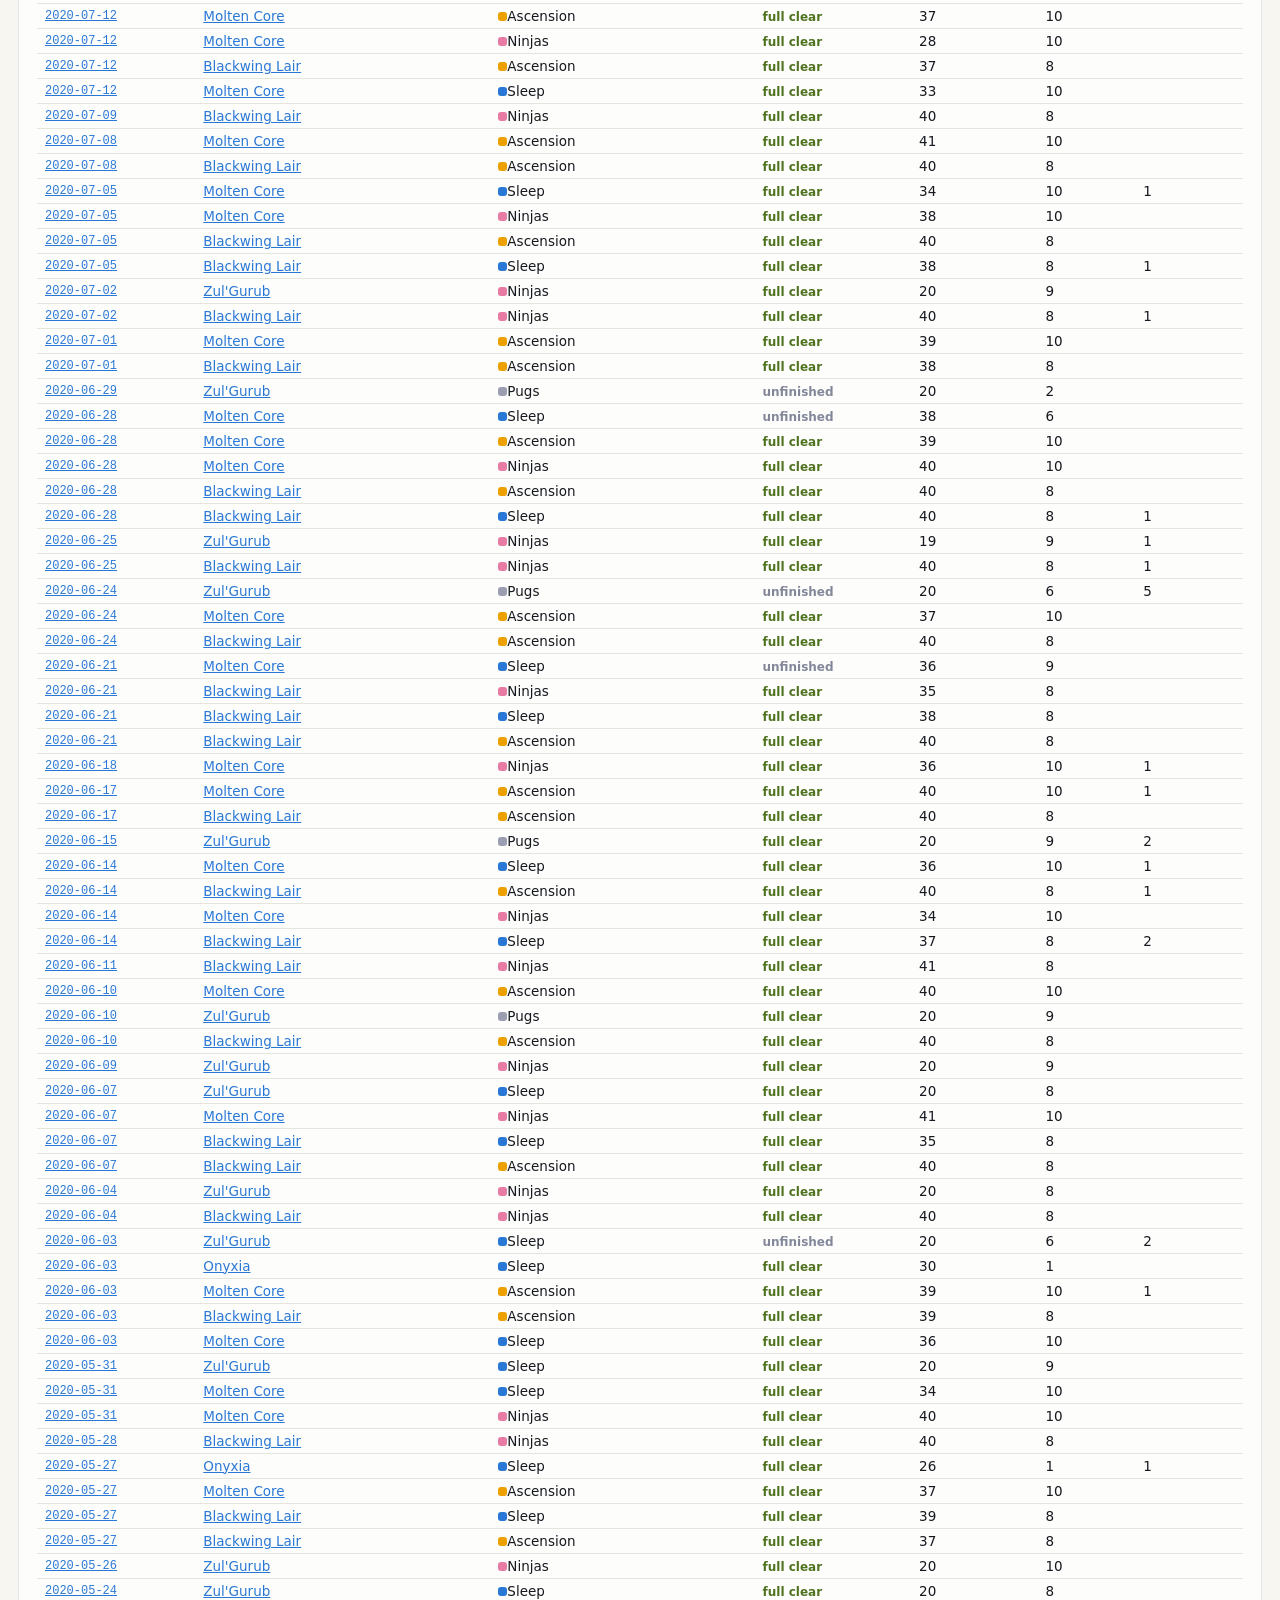
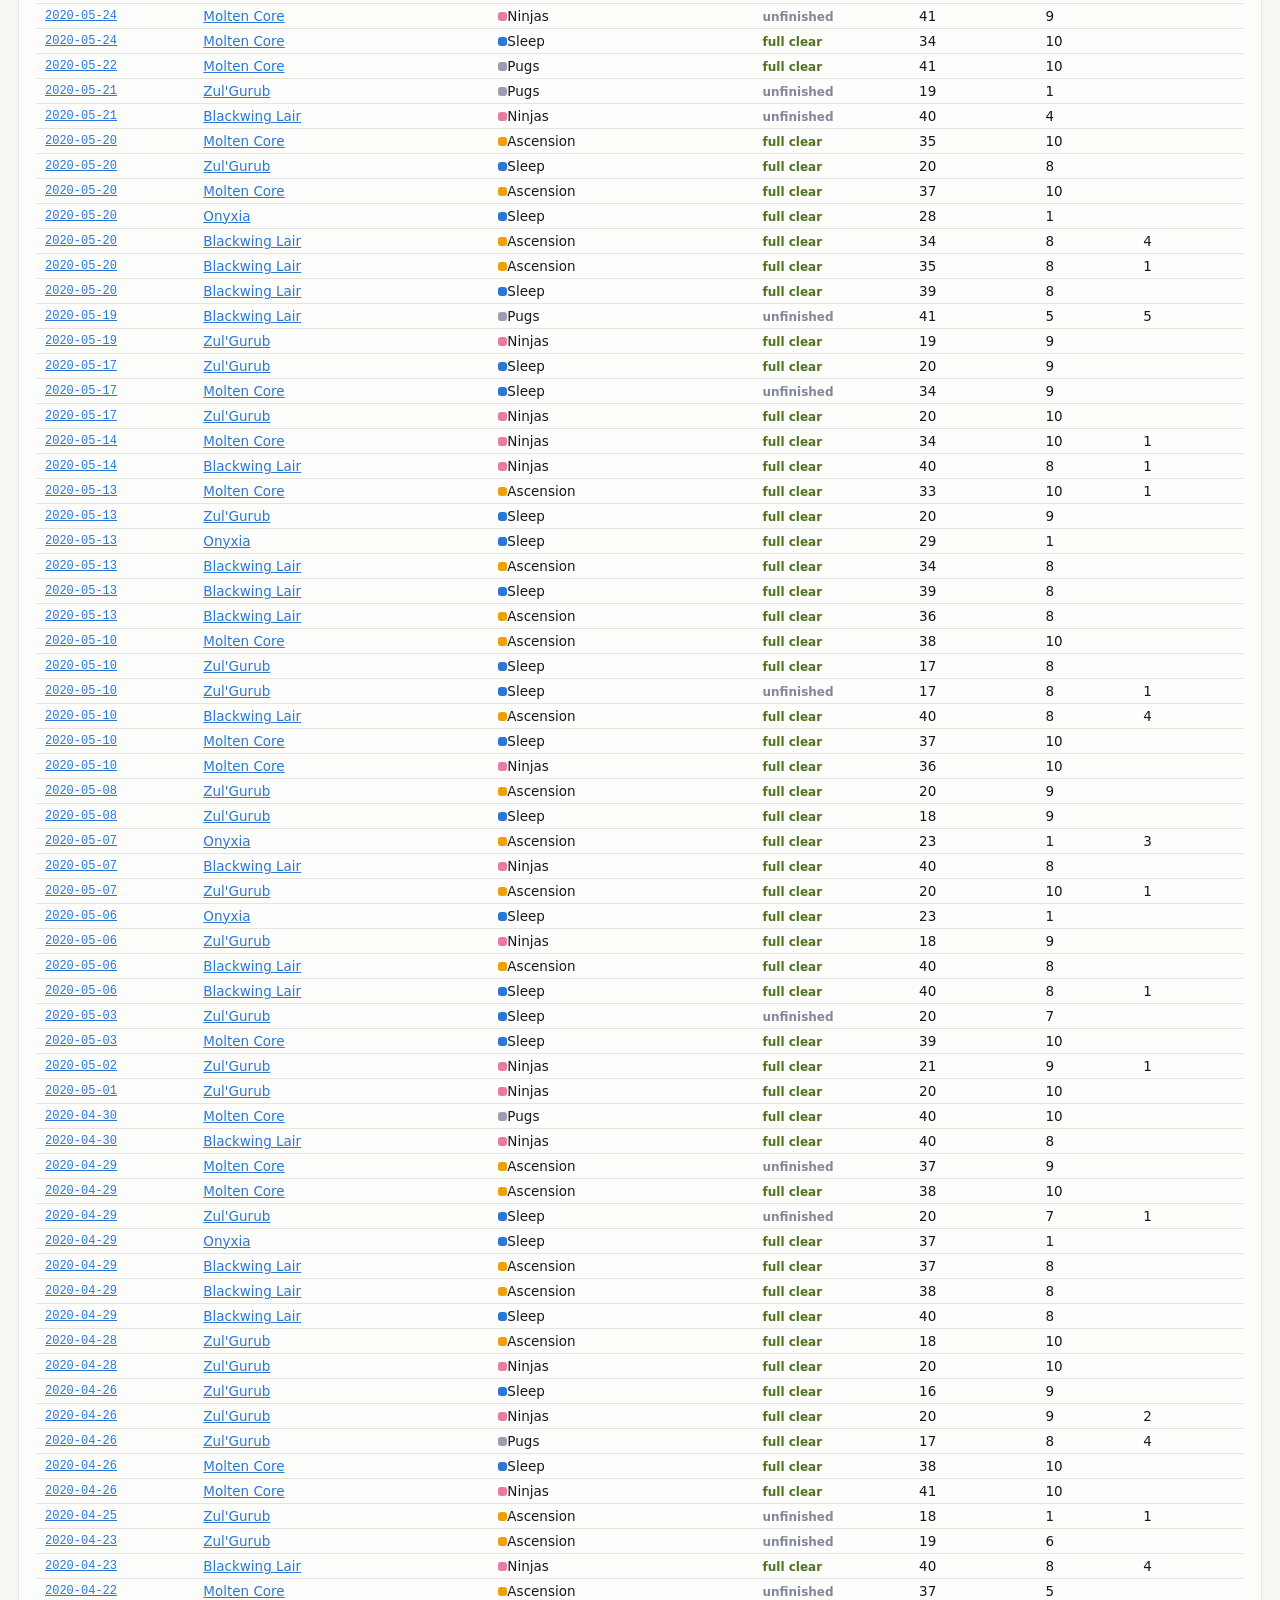
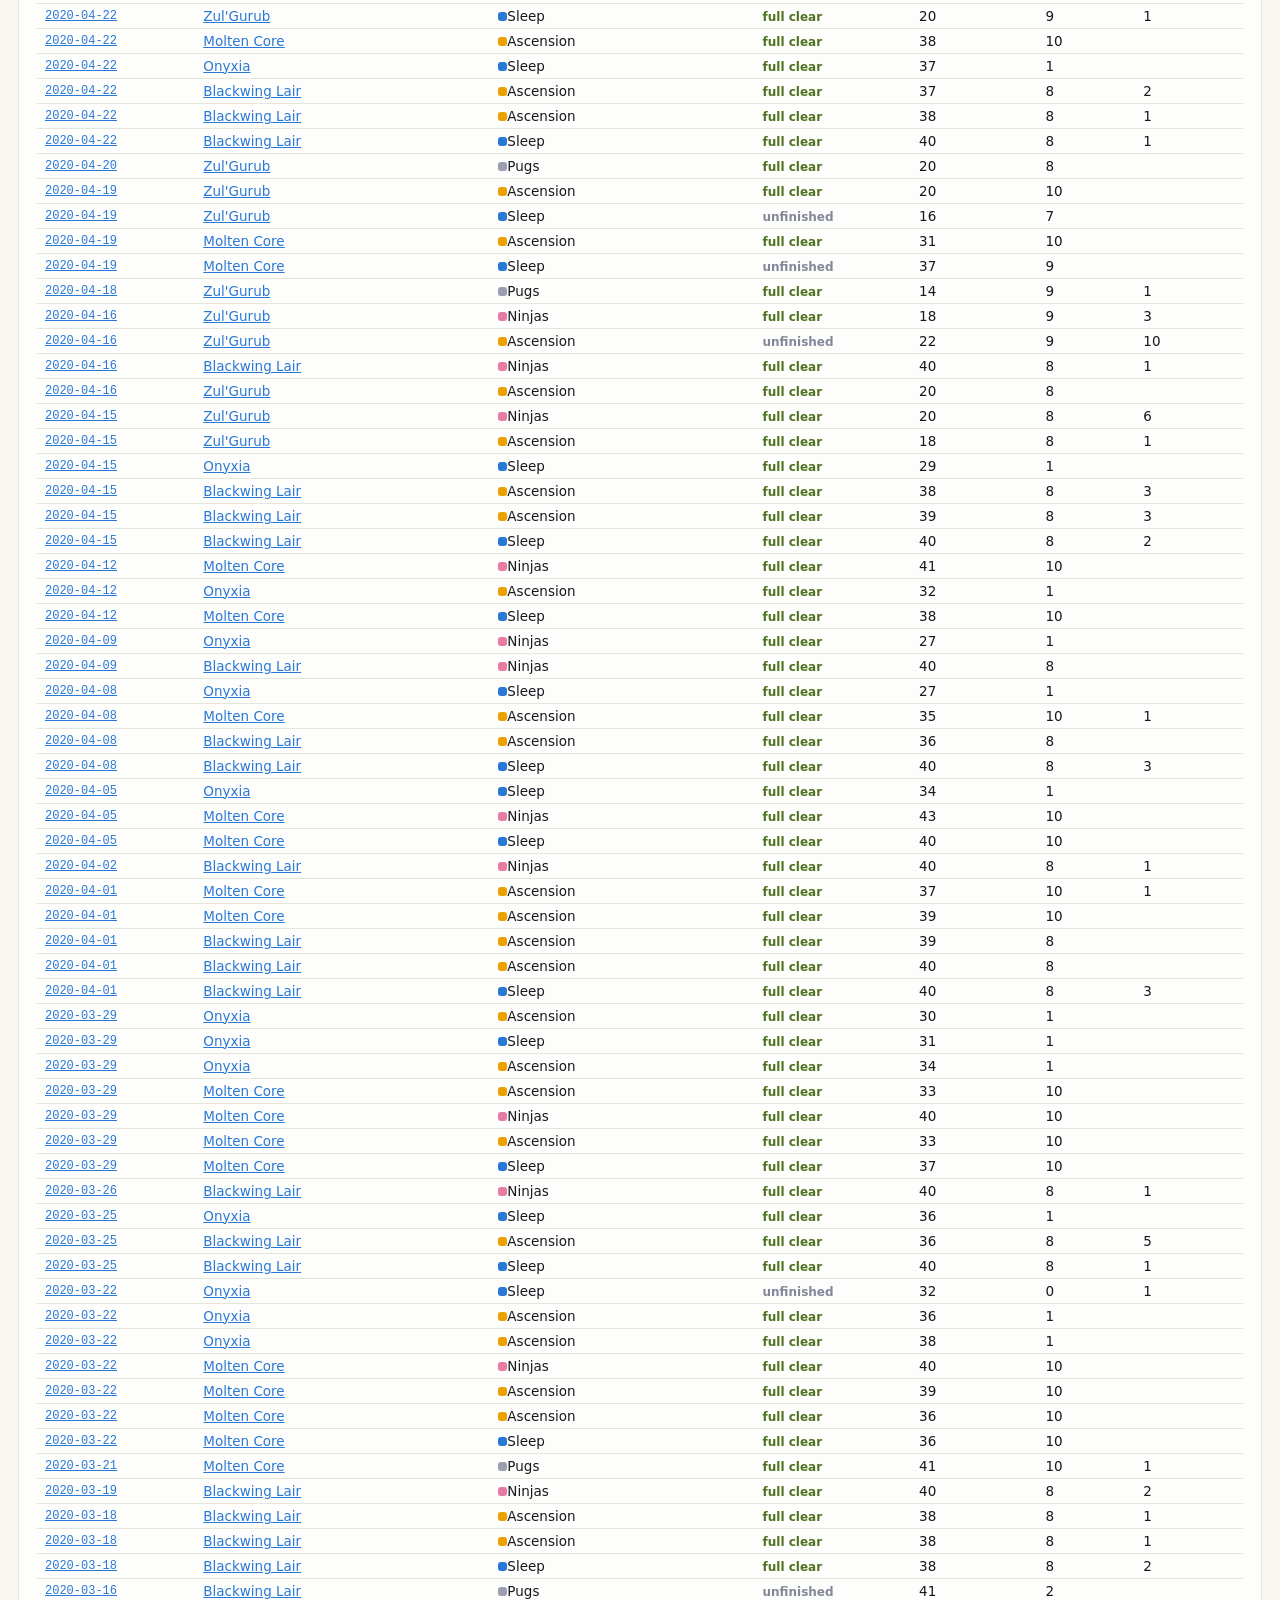
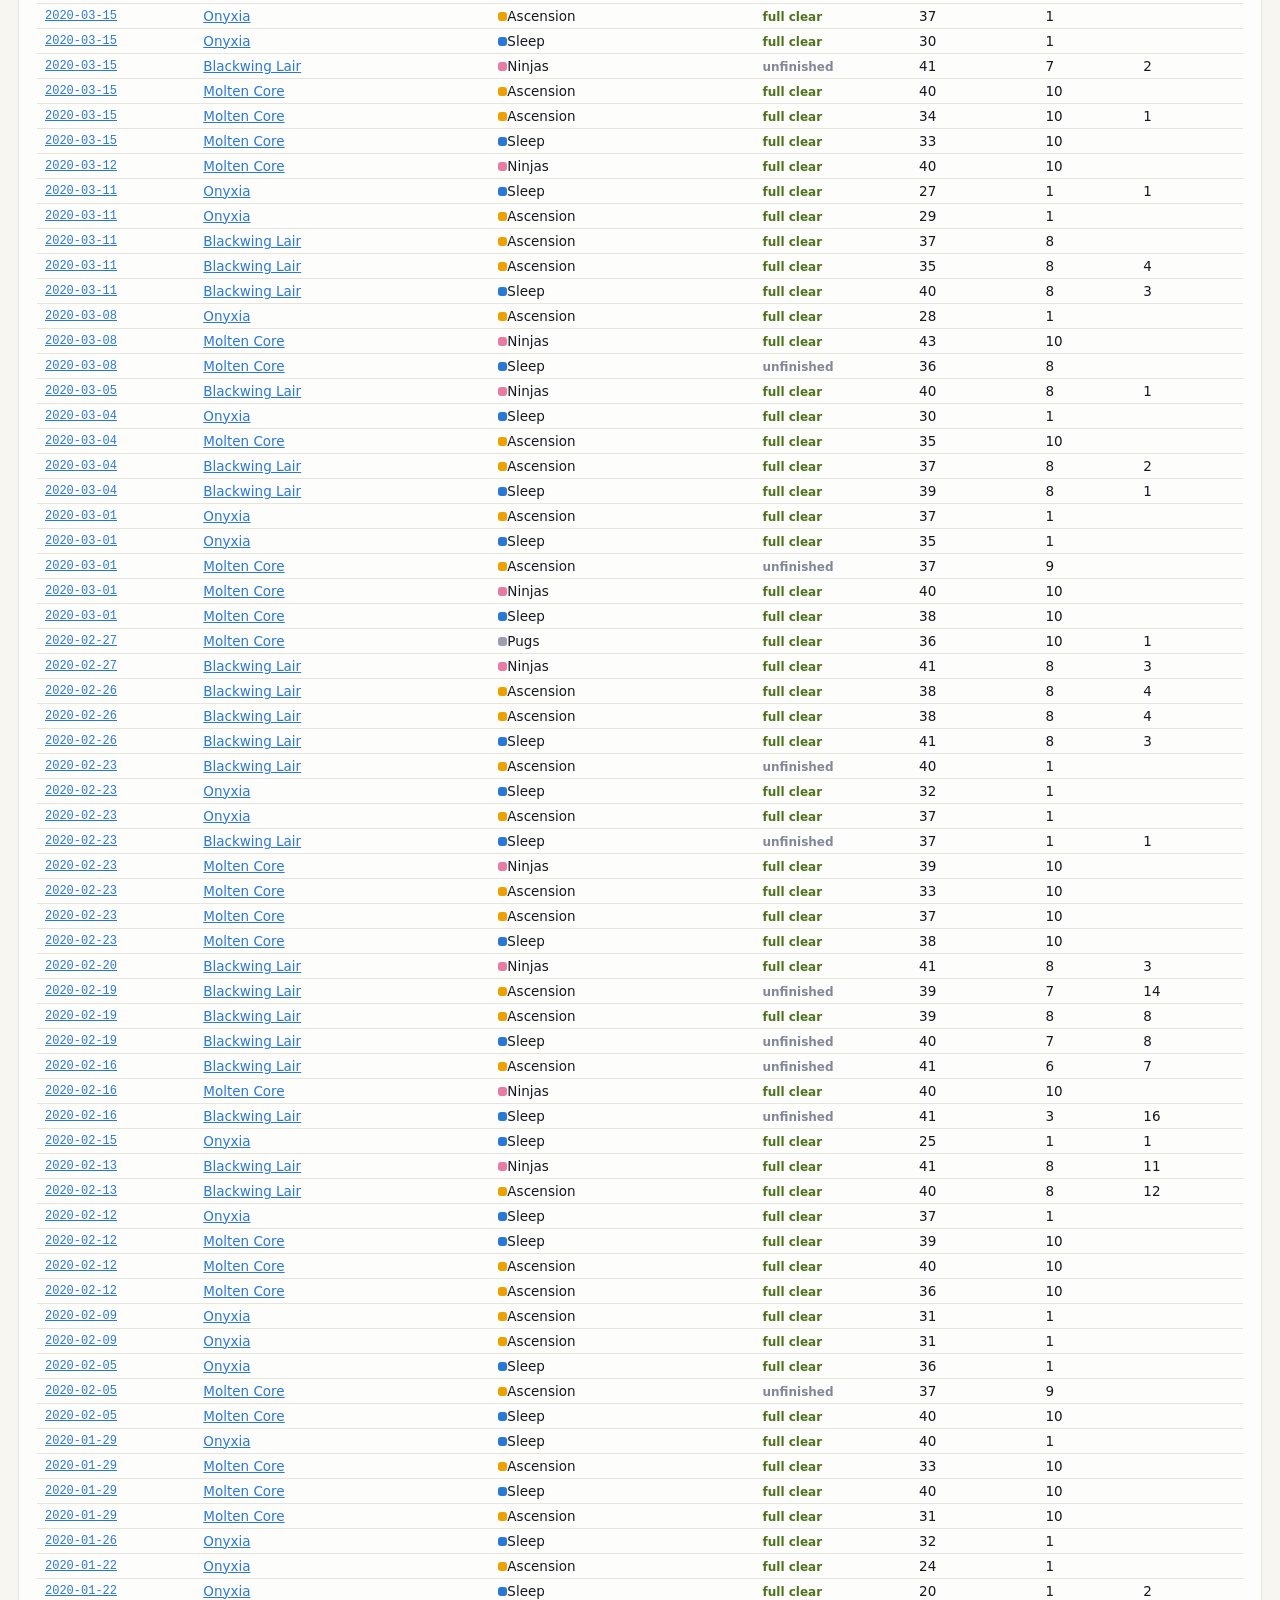
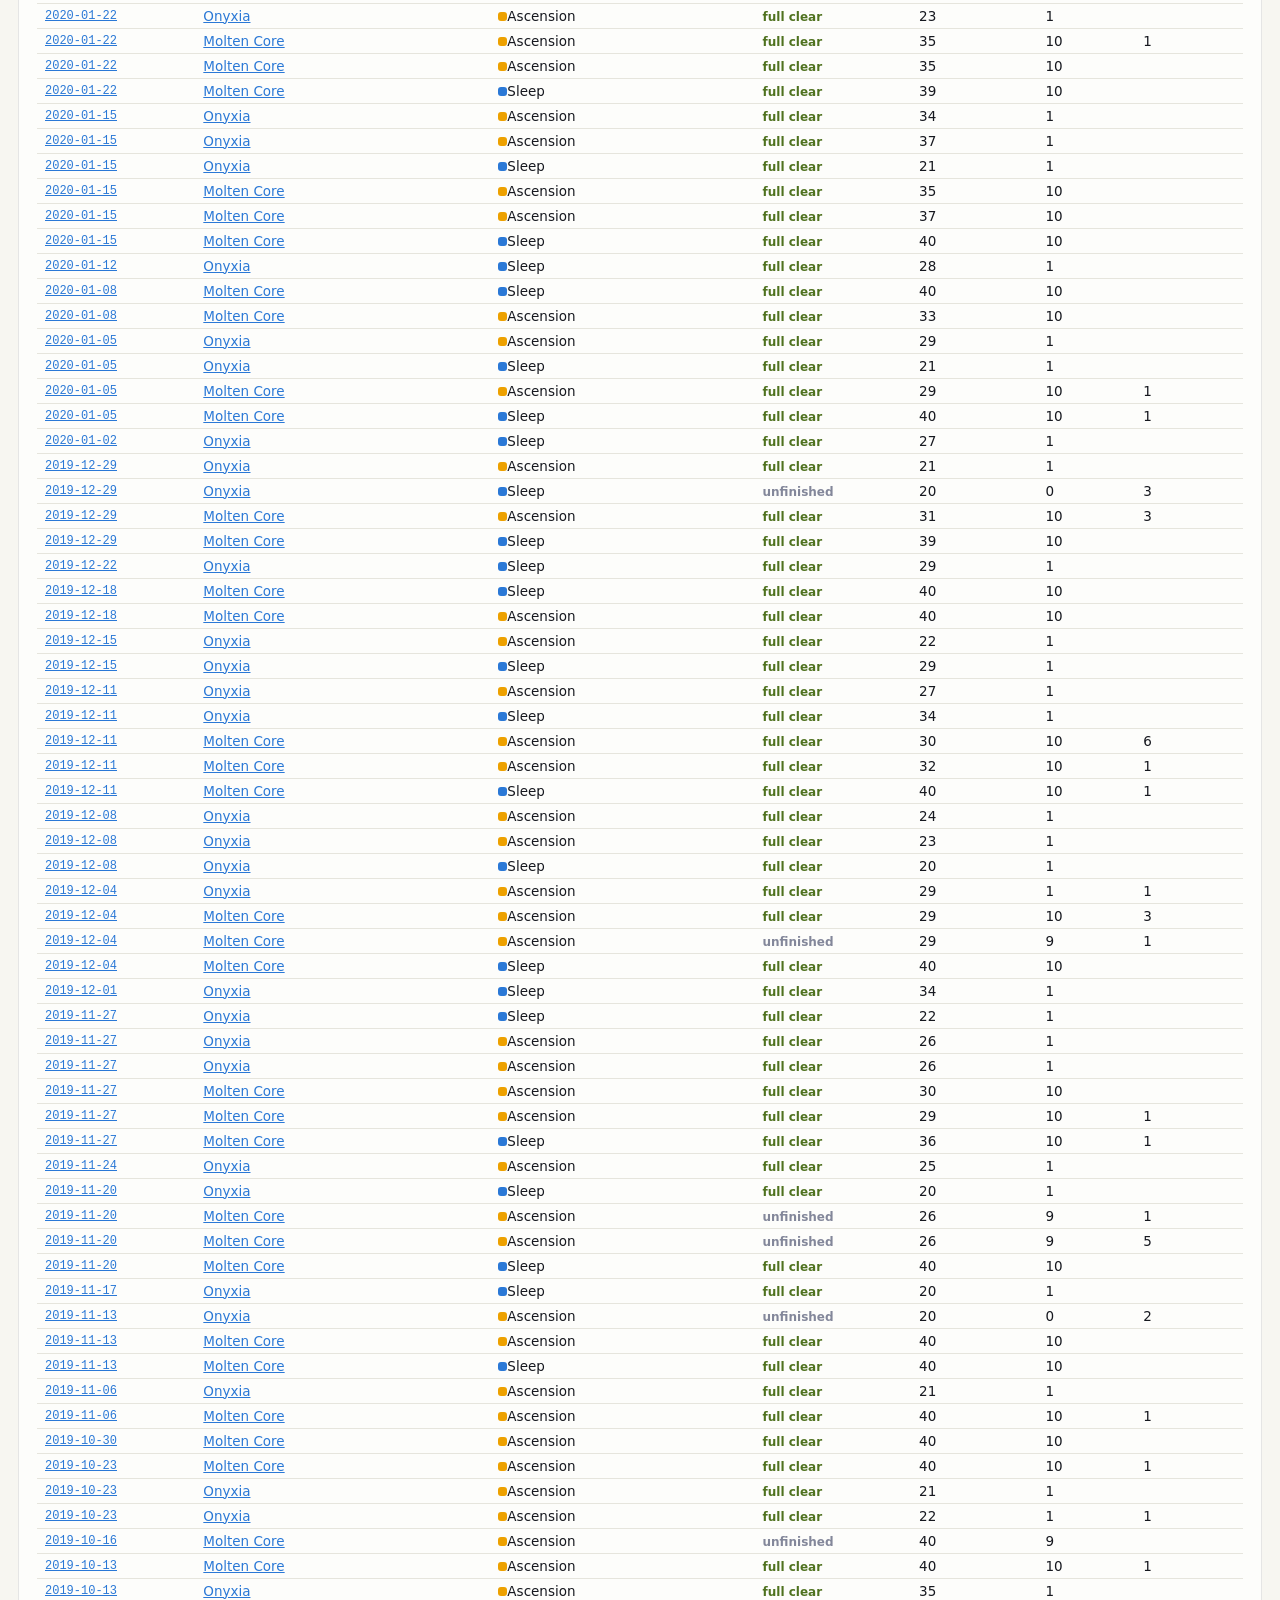
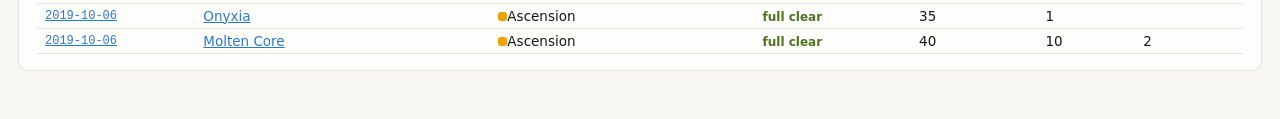
<file: raid.html>
<!doctype html>
<html lang="en">
<head>
<meta charset="utf-8">
<meta name="viewport" content="width=device-width, initial-scale=1">
<title>Sleep — raid</title>
<link rel="stylesheet" href="assets/site.css">
<style>
  .cols { display: flex; gap: 18px; flex-wrap: wrap; align-items: flex-start; }
  .main { flex: 2 1 480px; min-width: 300px; }
  .side { flex: 1 1 260px; min-width: 240px; }
  .note { margin: 10px 0 14px; padding: 10px 14px; border-left: 3px solid #e0af68; background: rgba(224,175,104,.08); border-radius: 6px; }
  .note p { margin: 0 0 8px; line-height: 1.55; font-size: 14px; }
  .note p:last-child { margin-bottom: 0; }
  table.t { width: 100%; border-collapse: collapse; font-size: 13.5px; }
  table.t th, table.t td { text-align: left; padding: 4px 8px; border-bottom: 1px solid var(--grid, #2a2c3a); }
  table.t th { font-size: 11.5px; opacity: .7; text-transform: uppercase; letter-spacing: .04em; }
  .kill { color: #9ece6a; } .wipe { color: #f7768e; }
  .result { font-size: 12px; font-weight: 600; white-space: nowrap; }
  .result.clear { color: #4f721f; }
  .result.unfinished { color: var(--muted, #888); }
  @media (prefers-color-scheme: dark) { .result.clear { color: #9ece6a; } }
  .rosterlist { display: flex; flex-wrap: wrap; gap: 4px 10px; font-size: 13px; }
  .navlinks { font-size: 13px; margin-bottom: 8px; display: flex; gap: 14px; }
</style>
<script>const whTooltips = { colorLinks: true, iconizeLinks: true, renameLinks: false };</script>
<script src="https://wow.zamimg.com/js/tooltips.js" defer></script>
</head>
<body>
<main>
  <div class="card" id="card"><div class="loading">loading…</div></div>
</main>
<script src="assets/shared.js"></script>
<script>
"use strict";
renderNav("raid.html");
const card = document.getElementById("card");
const CLASS_COLORS = {
  Warrior: "#C79C6E", Paladin: "#F58CBA", Hunter: "#ABD473", Rogue: "#FFF569",
  Priest: "#FFFFFF", Mage: "#69CCF0", Warlock: "#9482C9", Druid: "#FF7D0A",
};
let RAIDS = null, LOOT = null, NOTES = null, CLASSES = null;
let FULL_CLEAR_IDS = new Set();
let zoneByKeyId = new Map(), raidKeyByZoneId = new Map();

async function loadOptional(path, key) {
  try {
    const r = await fetch(path);
    if (!r.ok) return null;
    return (await r.json())[key];
  } catch { return null; }
}

const filters = { zone: "", identity: "" };

function renderList() {
  const zoneOptions = RAIDS.zones
    .map((z) => `<option value="${z.zoneId}"${String(filters.zone) === String(z.zoneId) ? " selected" : ""}>${esc(z.zoneName)}</option>`)
    .join("");
  const laneOptions = LANES
    .map((l) => `<option value="${l.key}"${filters.identity === l.key ? " selected" : ""}>${esc(l.label)}</option>`)
    .join("");
  const sessions = RAIDS.sessions.filter((s) =>
    (!filters.zone || String(s.zoneId) === String(filters.zone)) &&
    (!filters.identity || s.identity === filters.identity));
  const rows = sessions
    .slice().reverse()
    .map((s) => {
      const killed = s.bosses.filter((b) => b.status === "killed").length;
      const wipes = s.bosses.reduce((n, b) => n + (b.wipes ?? 0), 0);
      const fullClear = FULL_CLEAR_IDS.has(s.id);
      const note =
        NOTES?.[`session/${s.id}`] ?? NOTES?.[`${s.date}/${s.zoneId}`];
      return `<tr>` +
        `<td class="mono"><a href="#${s.id}">${s.date}</a></td>` +
        `<td><a href="#${s.id}">${esc(zoneByKeyId.get(s.zoneId) ?? s.zoneId)}</a>${note ? " ★" : ""}</td>` +
        `<td><span class="lchip"><span class="dot" style="background:${LANE[s.identity]?.color ?? "#888"}"></span>${LANE[s.identity]?.label ?? s.identity}</span></td>` +
        `<td><span class="result ${fullClear ? "clear" : "unfinished"}">${fullClear ? "full clear" : "unfinished"}</span></td>` +
        `<td>${s.rosterCount}</td><td>${killed}</td><td>${wipes || ""}</td></tr>`;
    }).join("");
  card.innerHTML =
    `<h2>Raids <span class="mutetext" style="font-weight:normal">· ${sessions.length} of ${RAIDS.sessions.length}</span></h2>` +
    `<p class="sub">★ = has a story note. Filter by raid and guild:</p>` +
    `<div style="display:flex;gap:10px;margin-bottom:10px;flex-wrap:wrap">` +
    `<select id="f-zone" class="text"><option value="">all raids</option>${zoneOptions}</select>` +
    `<select id="f-identity" class="text"><option value="">all guilds</option>${laneOptions}</select>` +
    `</div>` +
    `<table class="t"><thead><tr><th>date</th><th>raid</th><th>guild</th><th>result</th><th>roster</th><th>kills</th><th>wipes</th></tr></thead><tbody>${rows}</tbody></table>`;
  document.getElementById("f-zone").addEventListener("change", (e) => { filters.zone = e.target.value; renderList(); });
  document.getElementById("f-identity").addEventListener("change", (e) => { filters.identity = e.target.value; renderList(); });
  document.title = "Sleep — raids";
}

function render() {
  if (!location.hash.slice(1)) {
    renderList();
    return;
  }
  const id = Number(decodeURIComponent(location.hash.slice(1)));
  const idx = RAIDS.sessions.findIndex((s) => s.id === id);
  if (idx === -1) {
    card.innerHTML = `<div class="empty">Unknown raid. Pick one from the <a href="raid.html">raid list</a>.</div>`;
    return;
  }
  const s = RAIDS.sessions[idx];
  const zone = zoneByKeyId.get(s.zoneId) ?? String(s.zoneId);
  const killed = s.bosses.filter((b) => b.status === "killed");
  const attempted = s.bosses.filter((b) => b.status !== "killed");
  const totalWipes = s.bosses.reduce((n, b) => n + (b.wipes ?? 0), 0);
  const fullClear = FULL_CLEAR_IDS.has(s.id);

  const raidKey = raidKeyByZoneId.get(s.zoneId);
  const rosterSet = new Set(s.roster.map((n) => n.toLowerCase()));
  const awards = LOOT.awards.filter((a) =>
    a.awardDate === s.date && a.raidKey === raidKey && rosterSet.has((a.recipient ?? "").toLowerCase()));

  const note =
    NOTES?.[`session/${s.id}`] ?? NOTES?.[`${s.date}/${s.zoneId}`];
  const sameNight = RAIDS.sessions.filter((o) => o.date === s.date && o.id !== s.id);

  const bossRows = s.bosses
    .slice().sort((a, b) => a.order - b.order)
    .map((b) =>
      `<tr><td><a href="boss.html#${s.zoneId}/${b.key}">${esc(b.name)}</a></td>` +
      `<td class="${b.status === "killed" ? "kill" : "wipe"}">${b.status === "killed" ? "killed" : "not killed"}</td>` +
      `<td>${b.pulls ?? ""}</td><td>${b.wipes ?? 0}</td></tr>`).join("");

  const lootRows = awards.map((a) =>
    `<tr><td><a href="item.html#${a.itemId}">${esc(a.itemName)}</a></td>` +
    `<td><a style="color:${CLASS_COLORS[a.recipientClass] ?? "inherit"}" href="players.html#${encodeURIComponent(a.recipient)}">${esc(a.recipient)}</a>${a.isMainCharacterAward ? "" : " (alt)"}</td></tr>`).join("");

  const rosterHtml = s.roster.map((n) => {
    const cls = CLASSES?.[n.toLowerCase()];
    return `<a style="color:${CLASS_COLORS[cls] ?? "inherit"}" href="players.html#${encodeURIComponent(n)}">${esc(n)}</a>`;
  }).join("");

  card.innerHTML =
    `<div class="navlinks">` +
    (idx > 0 ? `<a href="#${RAIDS.sessions[idx - 1].id}">&larr; previous raid</a>` : "") +
    (idx < RAIDS.sessions.length - 1 ? `<a href="#${RAIDS.sessions[idx + 1].id}">next raid &rarr;</a>` : "") +
    `</div>` +
    `<h2>${esc(zone)} <span class="mutetext" style="font-weight:normal">· ${s.date}</span></h2>` +
    `<p class="sub">${LANE?.[s.identity]?.label ?? s.identity} · ${s.rosterCount} in the roster · ` +
    `<span class="result ${fullClear ? "clear" : "unfinished"}">${fullClear ? "full clear" : "unfinished"}</span> · ` +
    `${killed.length} boss${killed.length === 1 ? "" : "es"} killed` +
    (totalWipes ? ` · ${totalWipes} wipe${totalWipes === 1 ? "" : "s"}` : "") +
    ` · <a href="https://classic.warcraftlogs.com/reports/${esc(s.reportCode)}" rel="noopener">full log</a>` +
    (sameNight.length ? ` · same night: ${sameNight.map((o) => `<a href="#${o.id}">${esc(zoneByKeyId.get(o.zoneId) ?? o.zoneId)}</a>`).join(", ")}` : "") +
    `</p>` +
    (note ? `<div class="note">${note.html}</div>` : "") +
    `<div class="cols"><div class="main">` +
    `<div class="striplabel">Bosses</div>` +
    `<table class="t"><thead><tr><th>boss</th><th>result</th><th>pulls</th><th>wipes</th></tr></thead><tbody>${bossRows || "<tr><td colspan=4>no boss pulls logged</td></tr>"}</tbody></table>` +
    (lootRows ? `<div class="striplabel" style="margin-top:14px">Recorded loot</div><table class="t"><thead><tr><th>item</th><th>recipient</th></tr></thead><tbody>${lootRows}</tbody></table>` : "") +
    `</div><div class="side">` +
    `<div class="striplabel">Roster (${s.roster.length})</div><div class="rosterlist">${rosterHtml}</div>` +
    `</div></div>`;
  window.$WowheadPower?.refreshLinks?.();
  document.title = `Sleep — ${zone} ${s.date}`;
}

addEventListener("hashchange", render);

Promise.all([
  loadRaids(), loadLoot(),
  loadOptional("data/raid-notes.json", "notes"),
  loadOptional("data/classes.json", "classes"),
]).then(([raids, loot, notes, classes]) => {
  RAIDS = raids; LOOT = loot; NOTES = notes; CLASSES = classes;
  FULL_CLEAR_IDS = new Set(raids.fullClears.map((clear) => clear.sessionId));
  for (const z of raids.zones) zoneByKeyId.set(z.zoneId, z.zoneName);
  for (const r of loot.raids) raidKeyByZoneId.set(r.zoneId, r.raidKey);
  render();
});
</script>
</body>
</html>
</file>
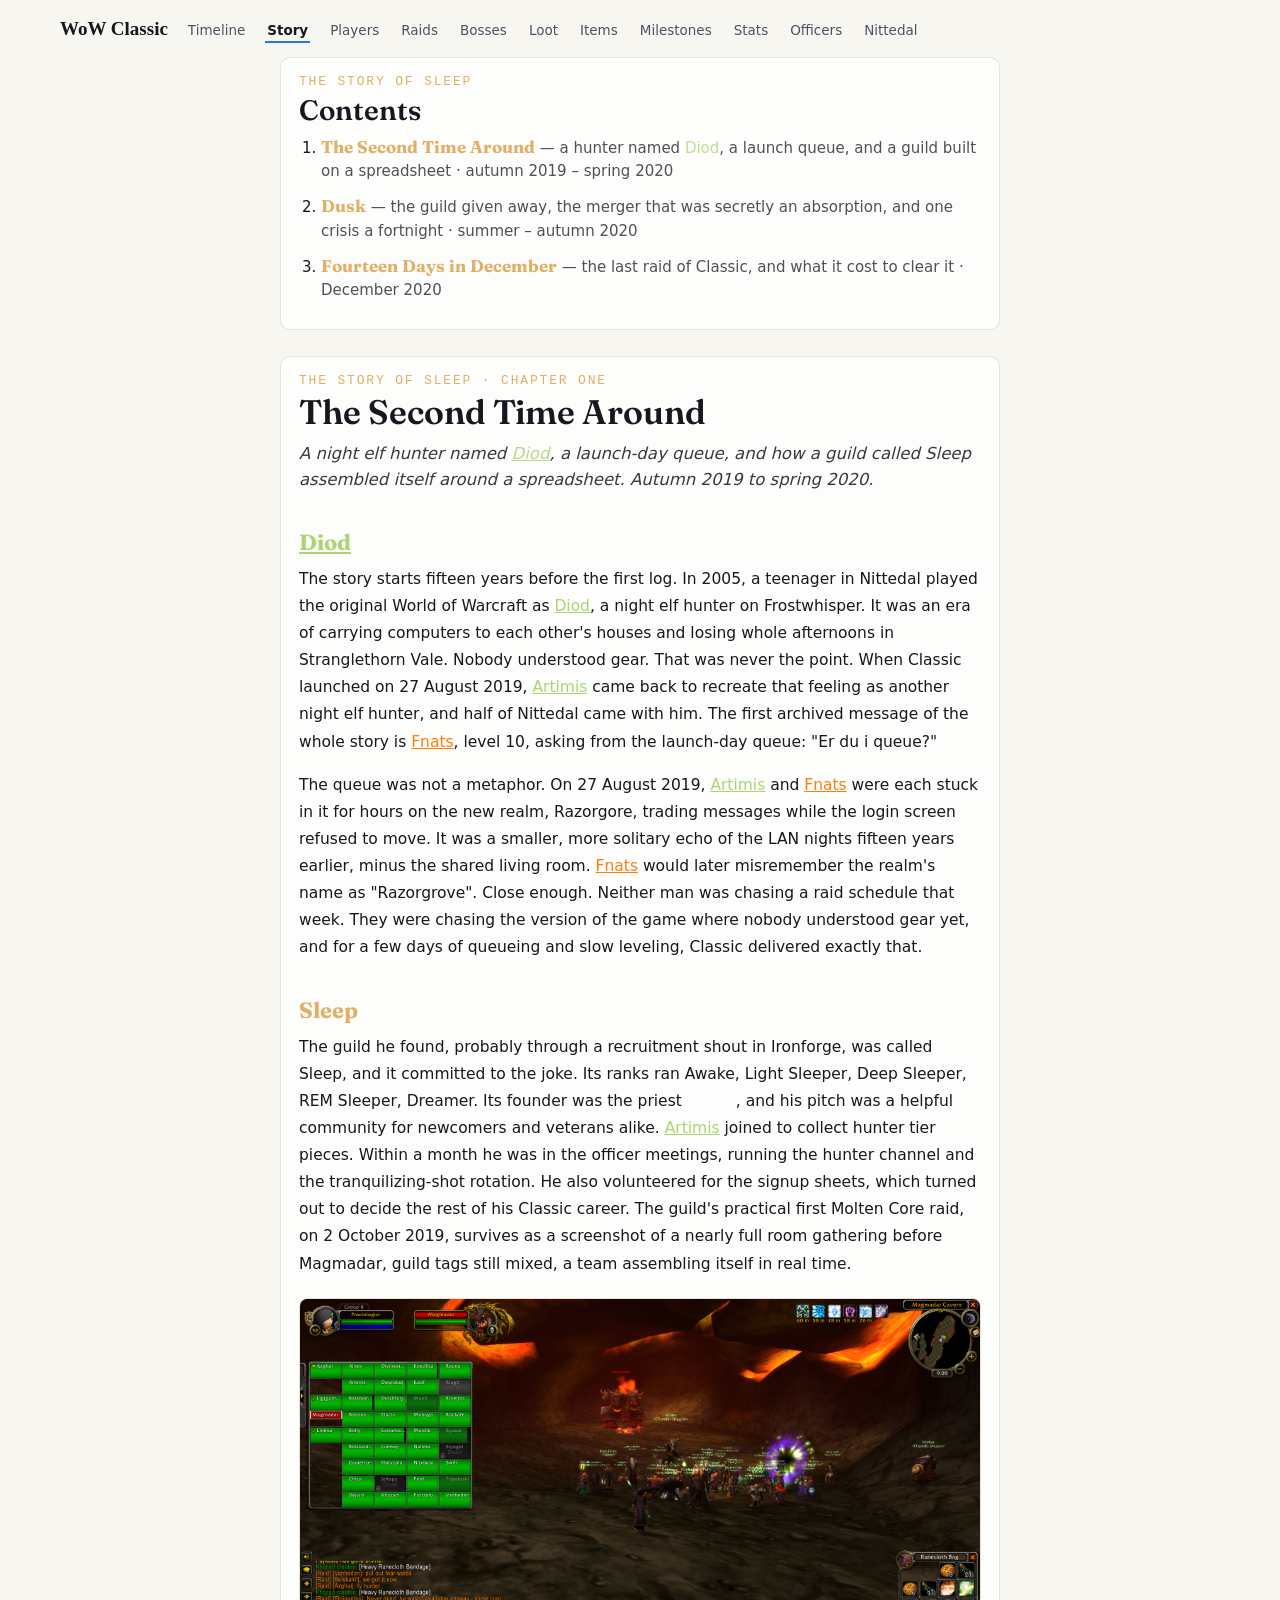
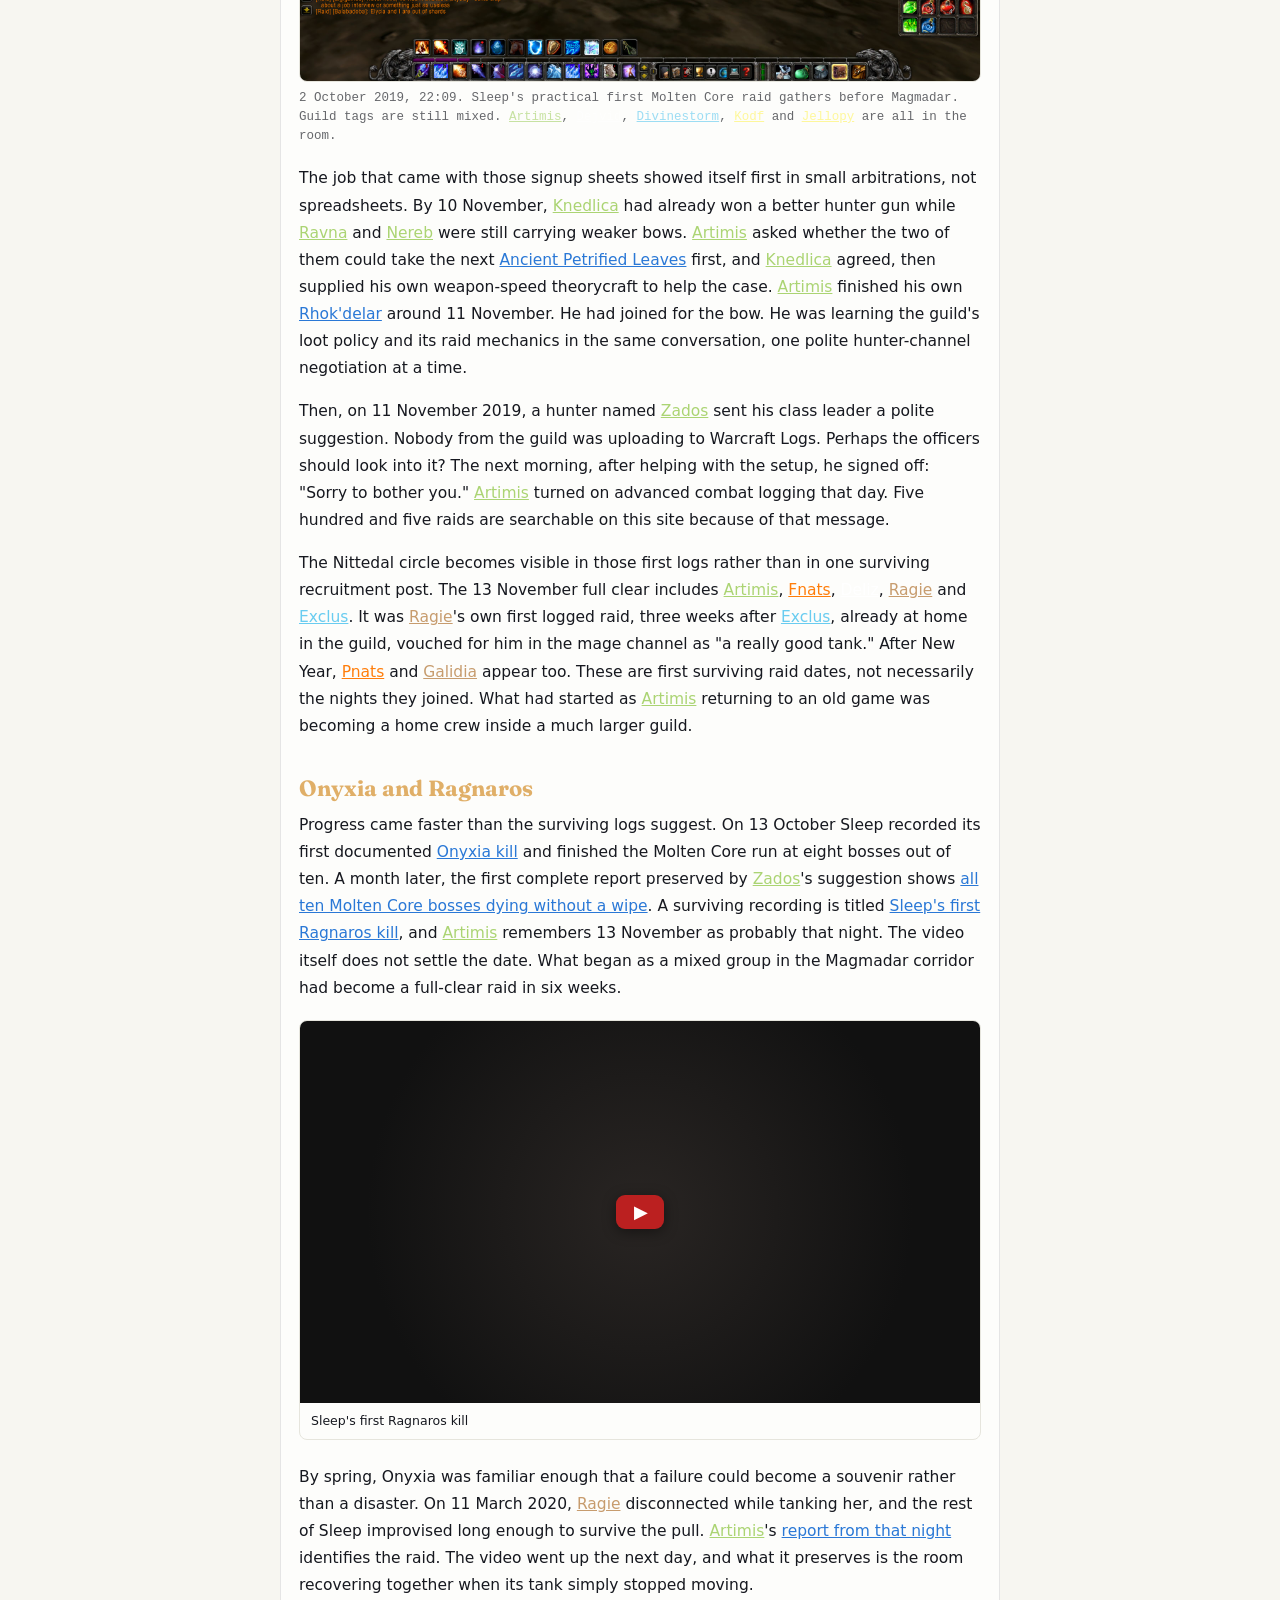
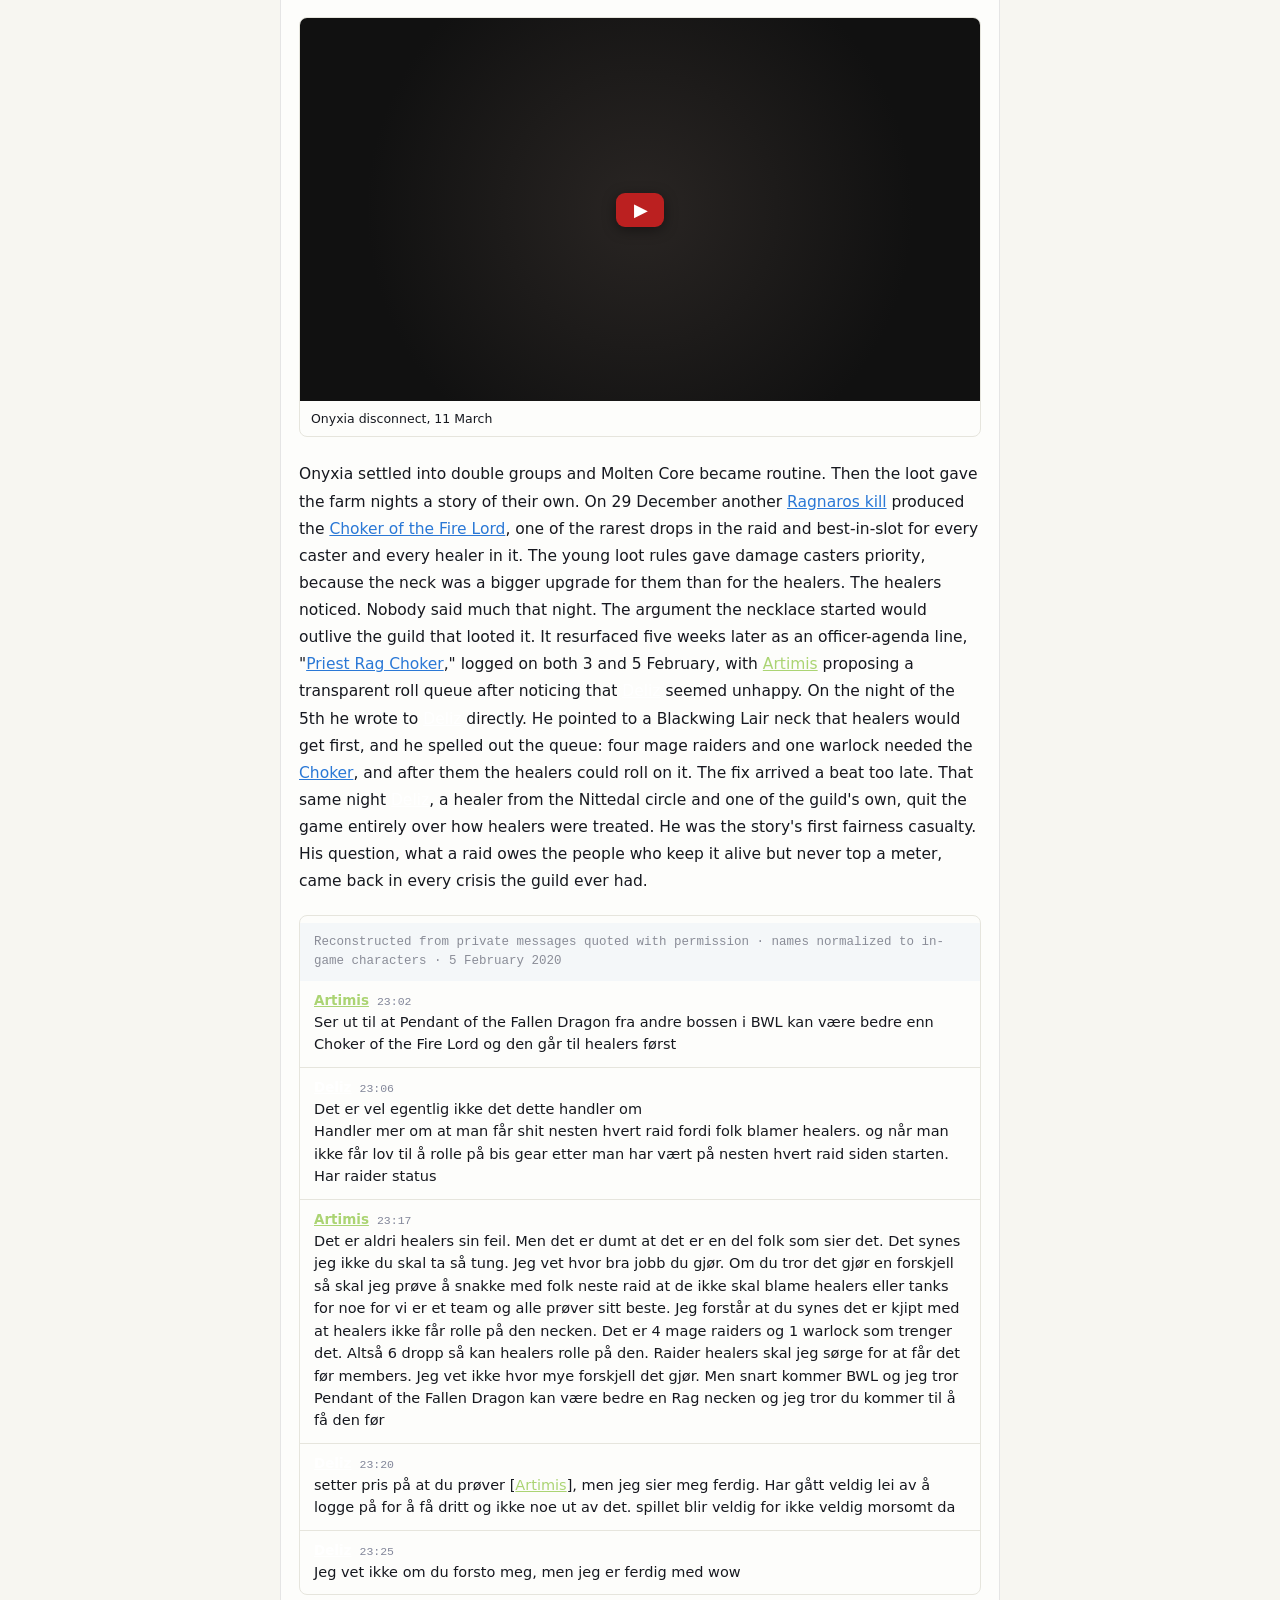
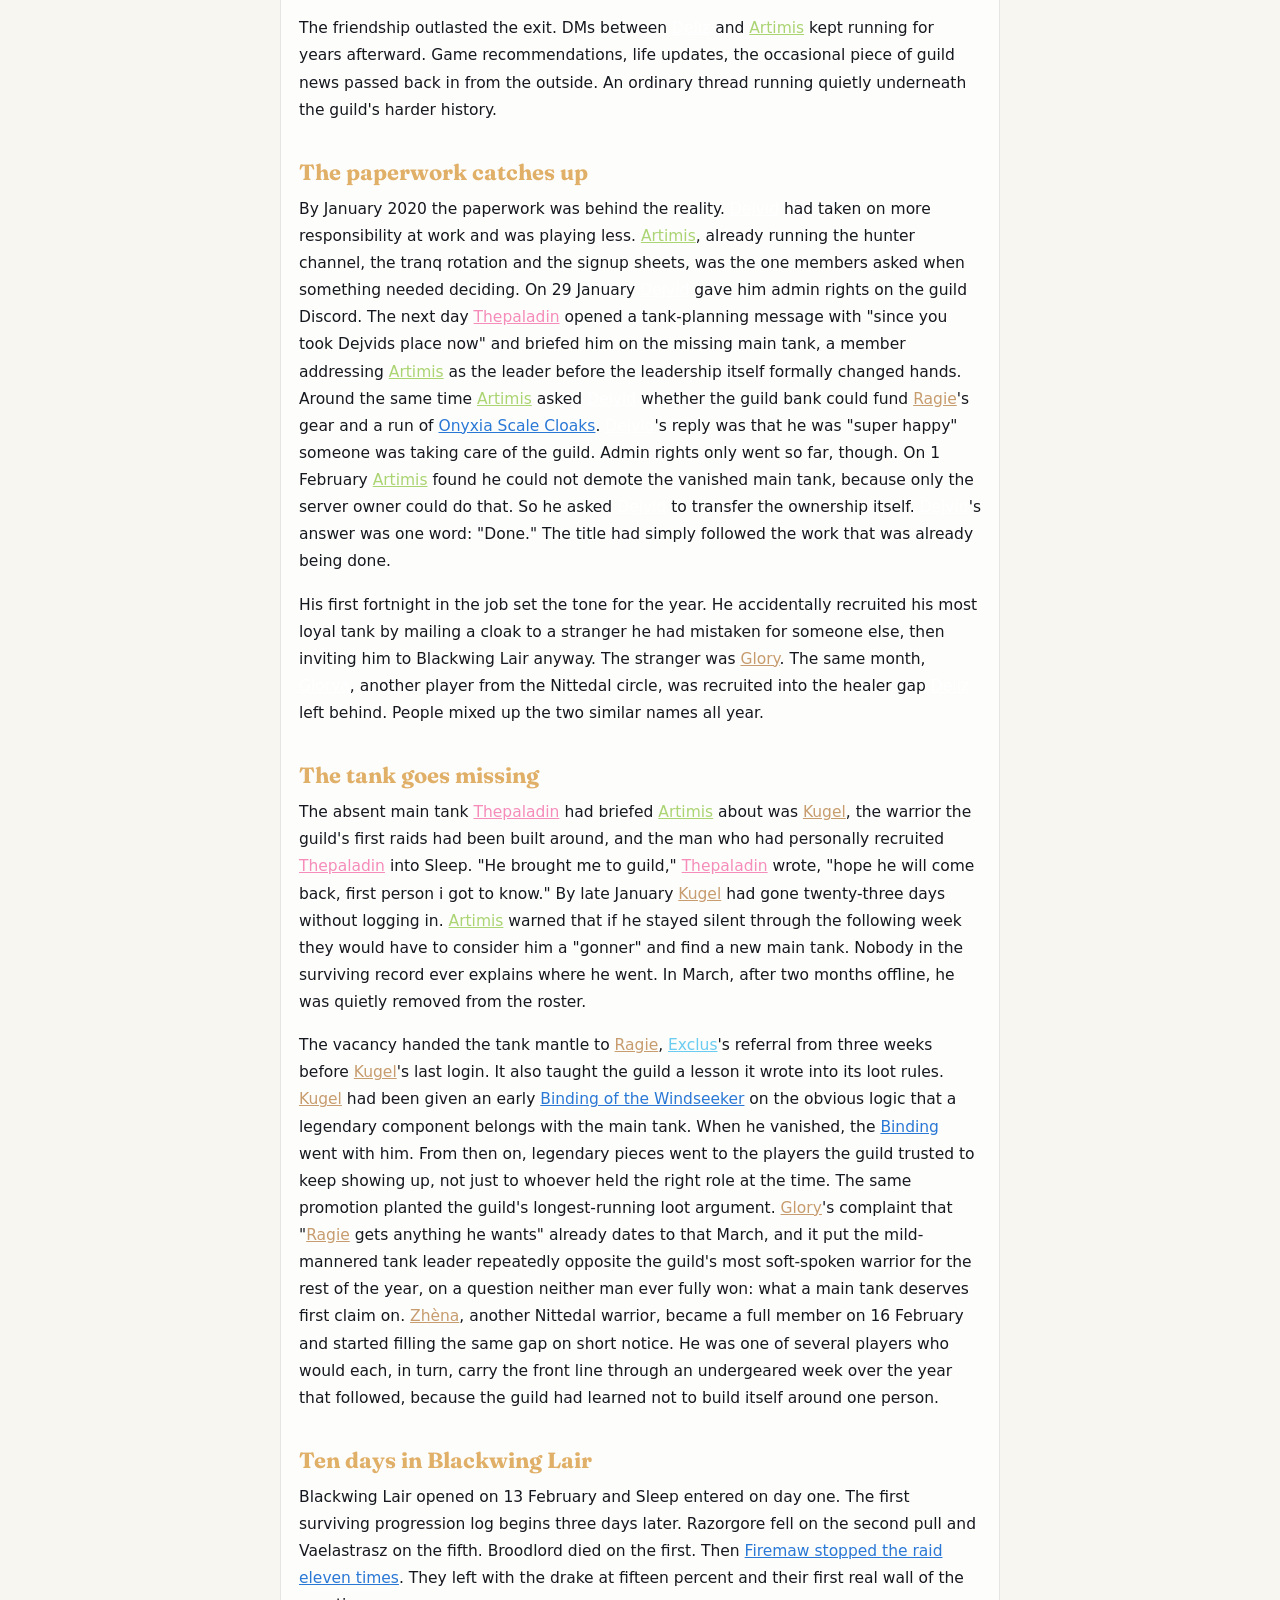
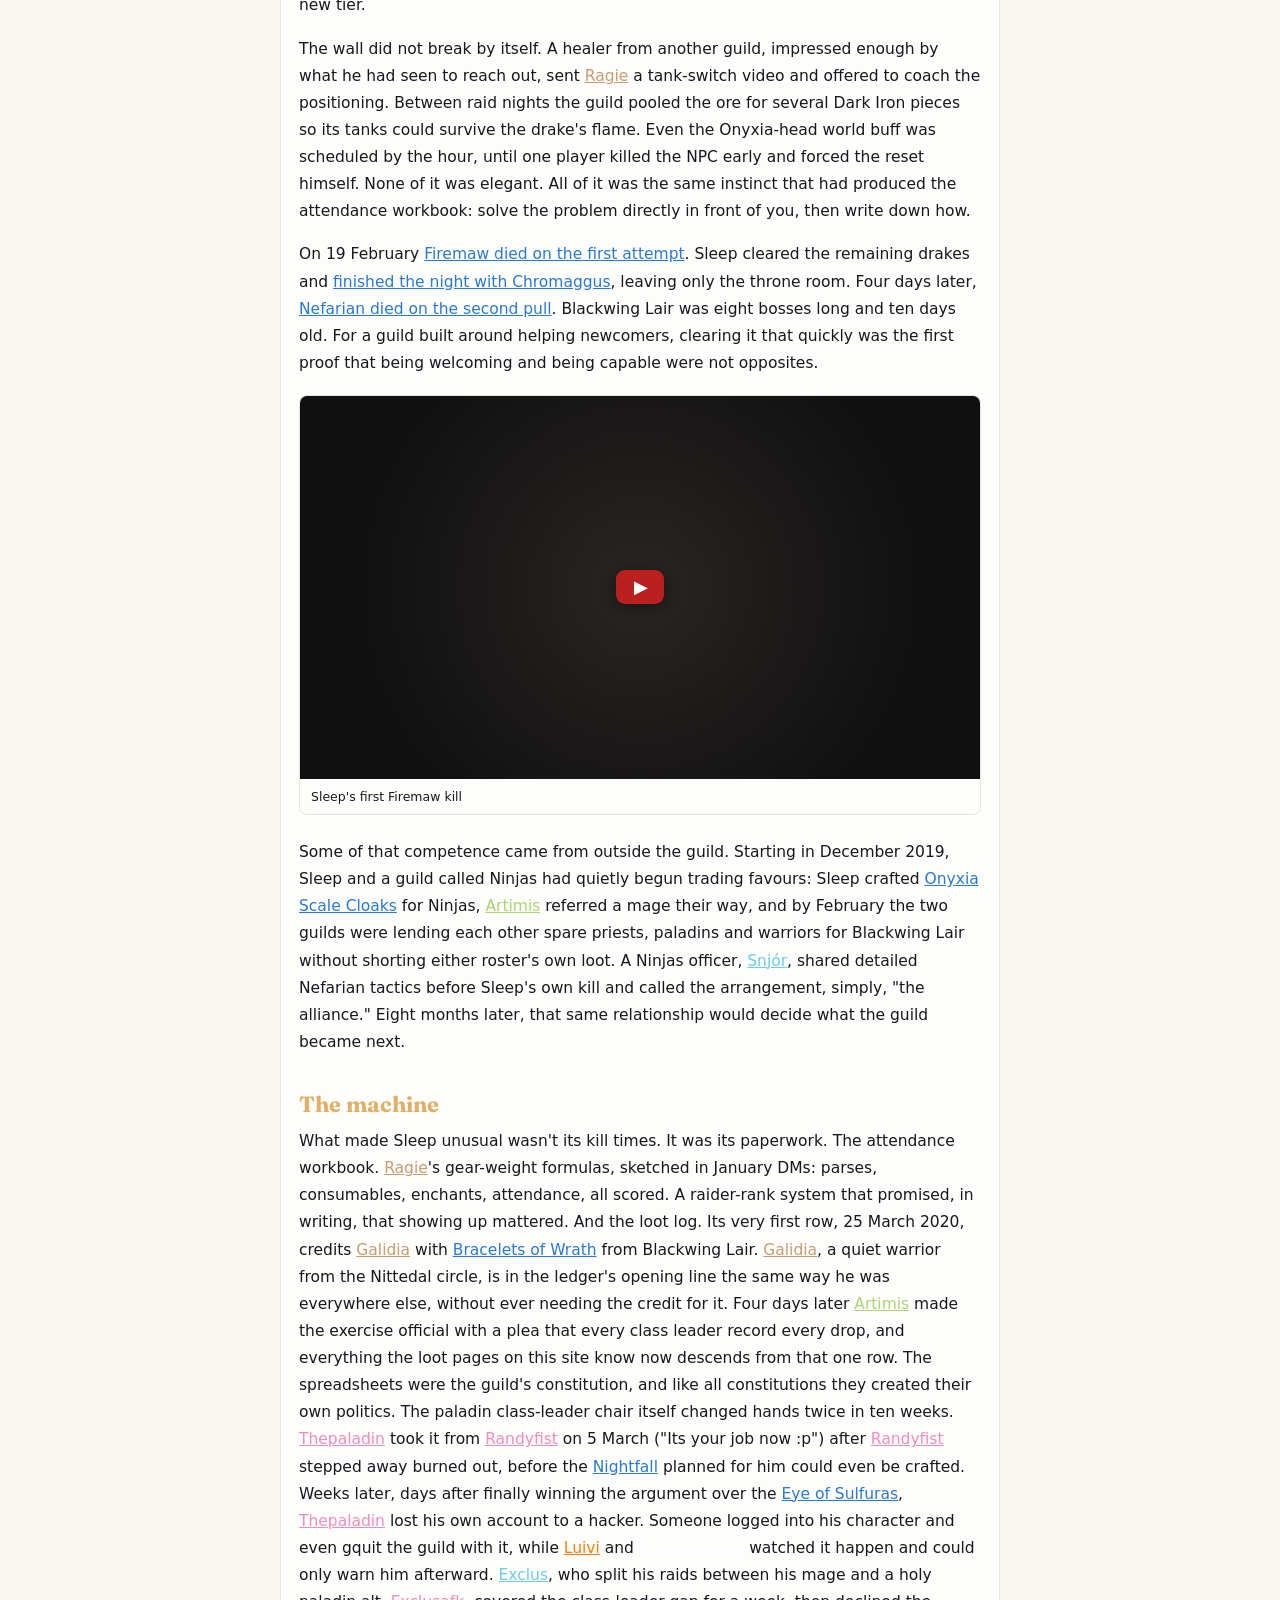
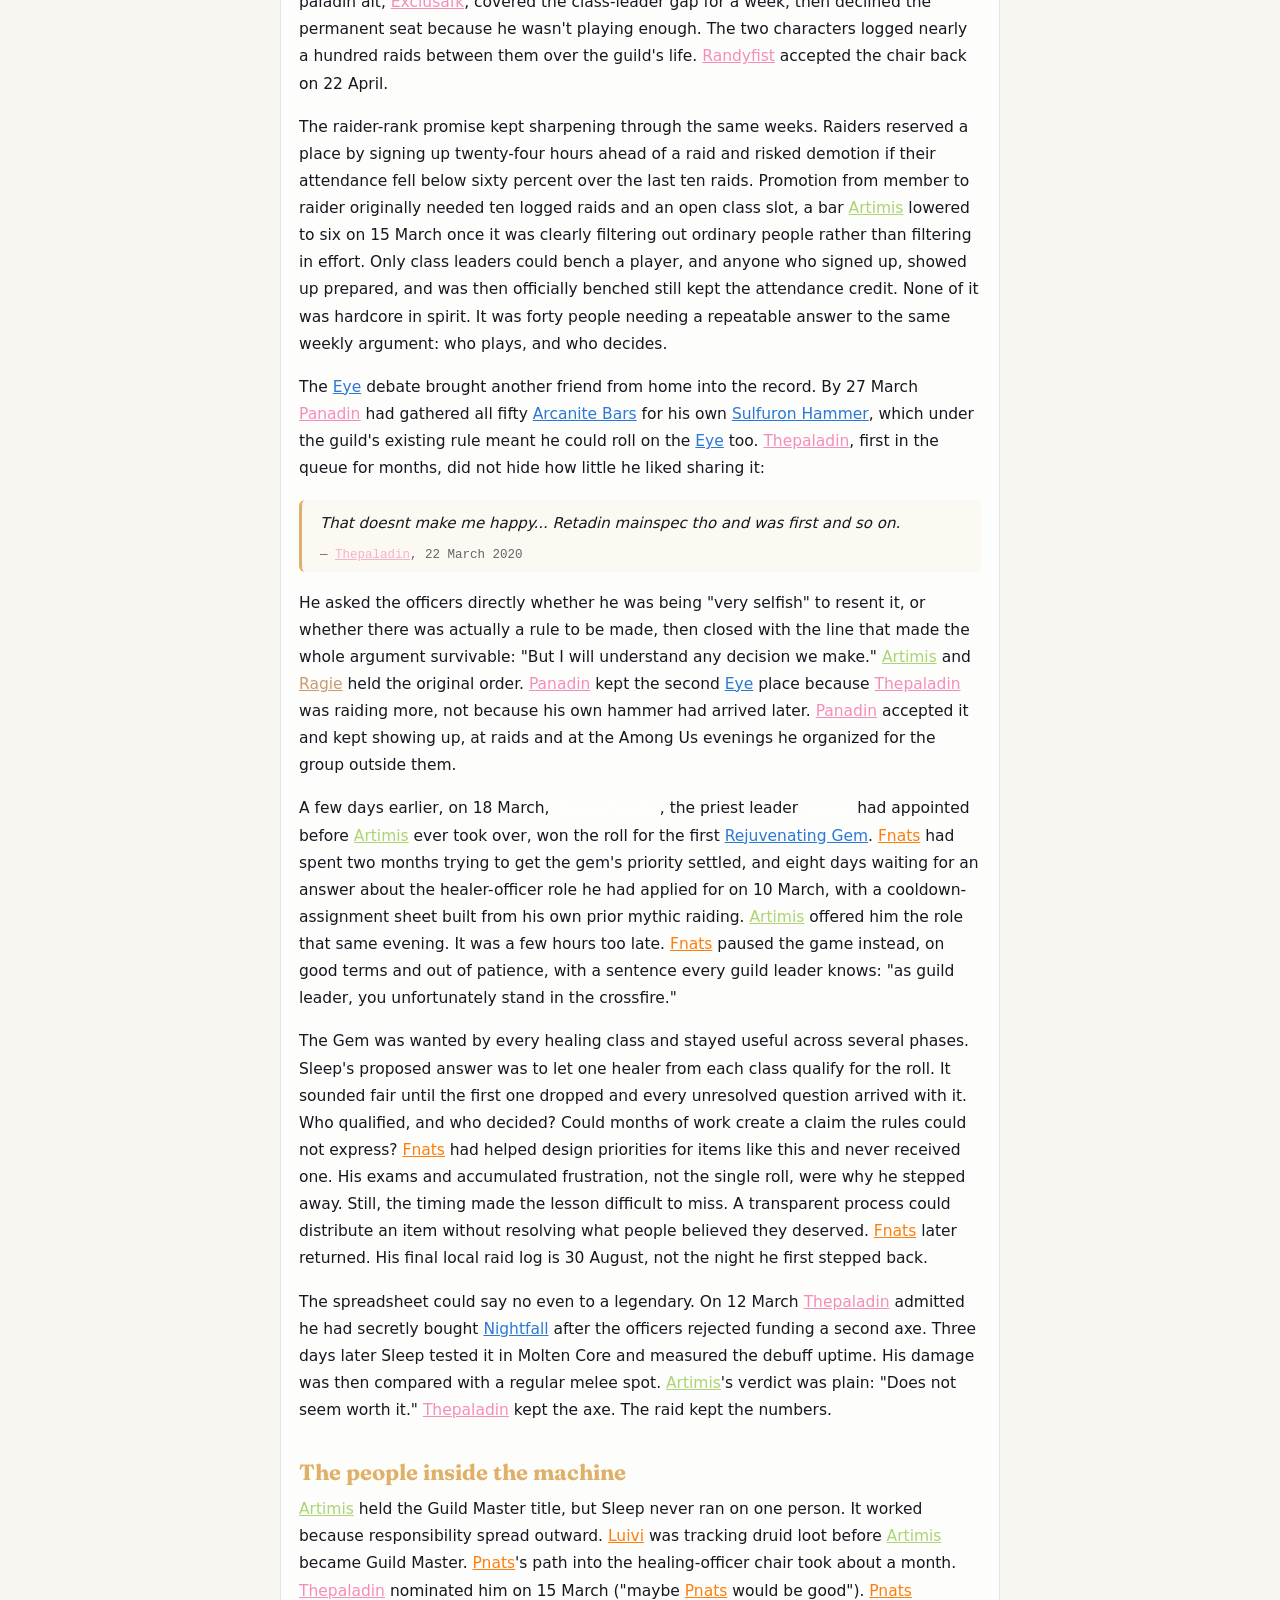
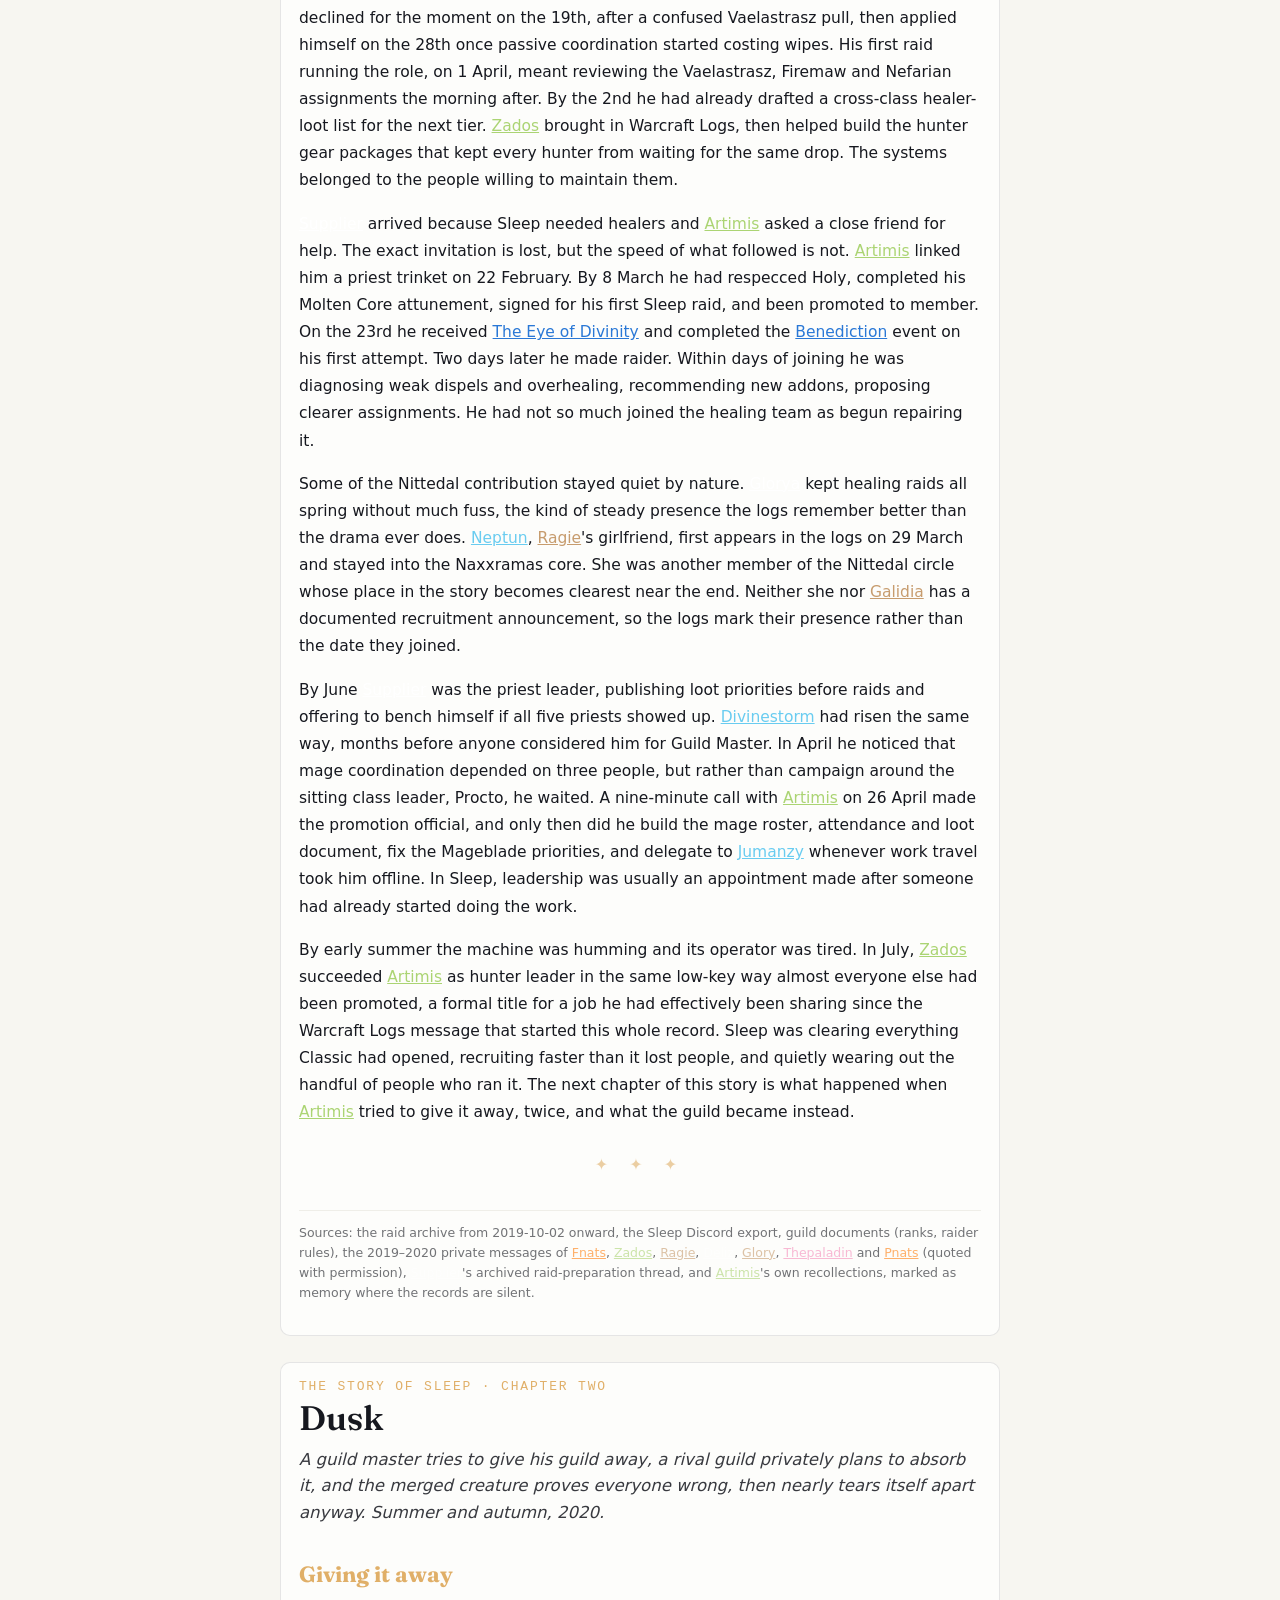
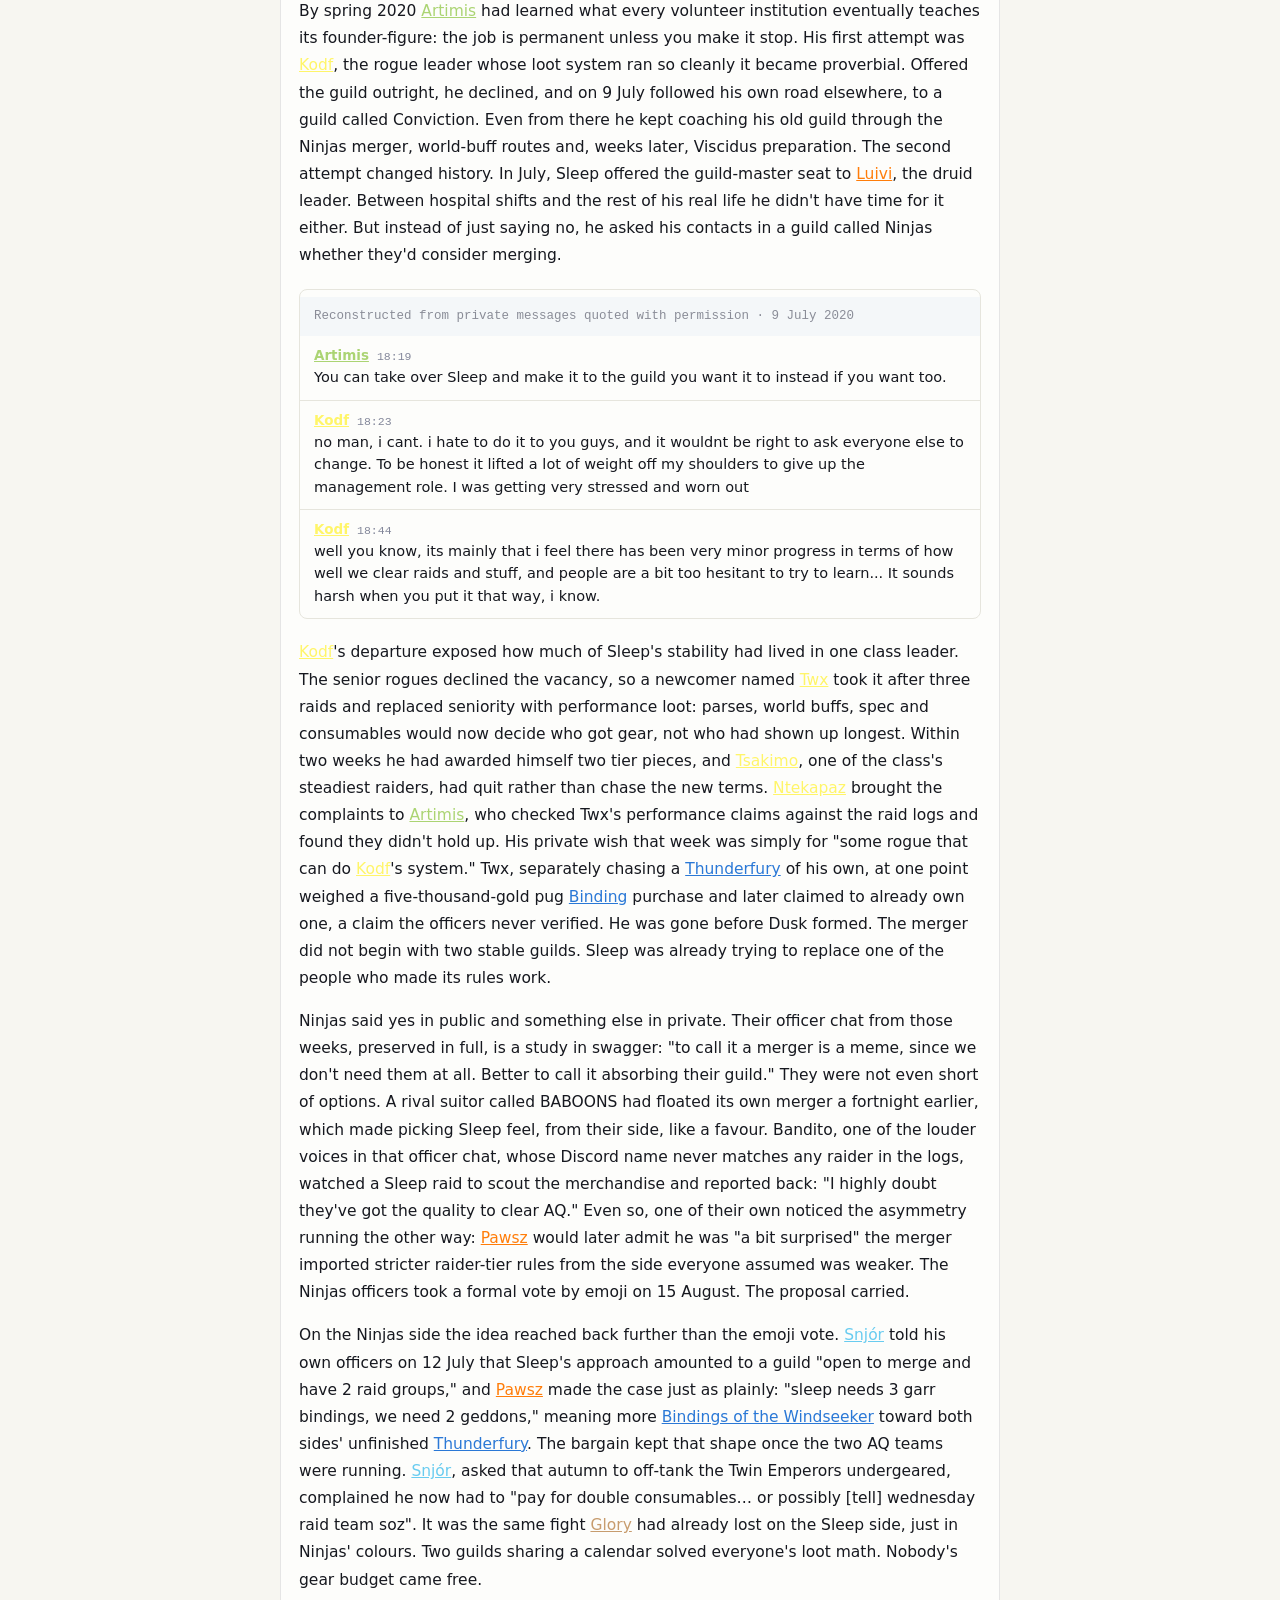
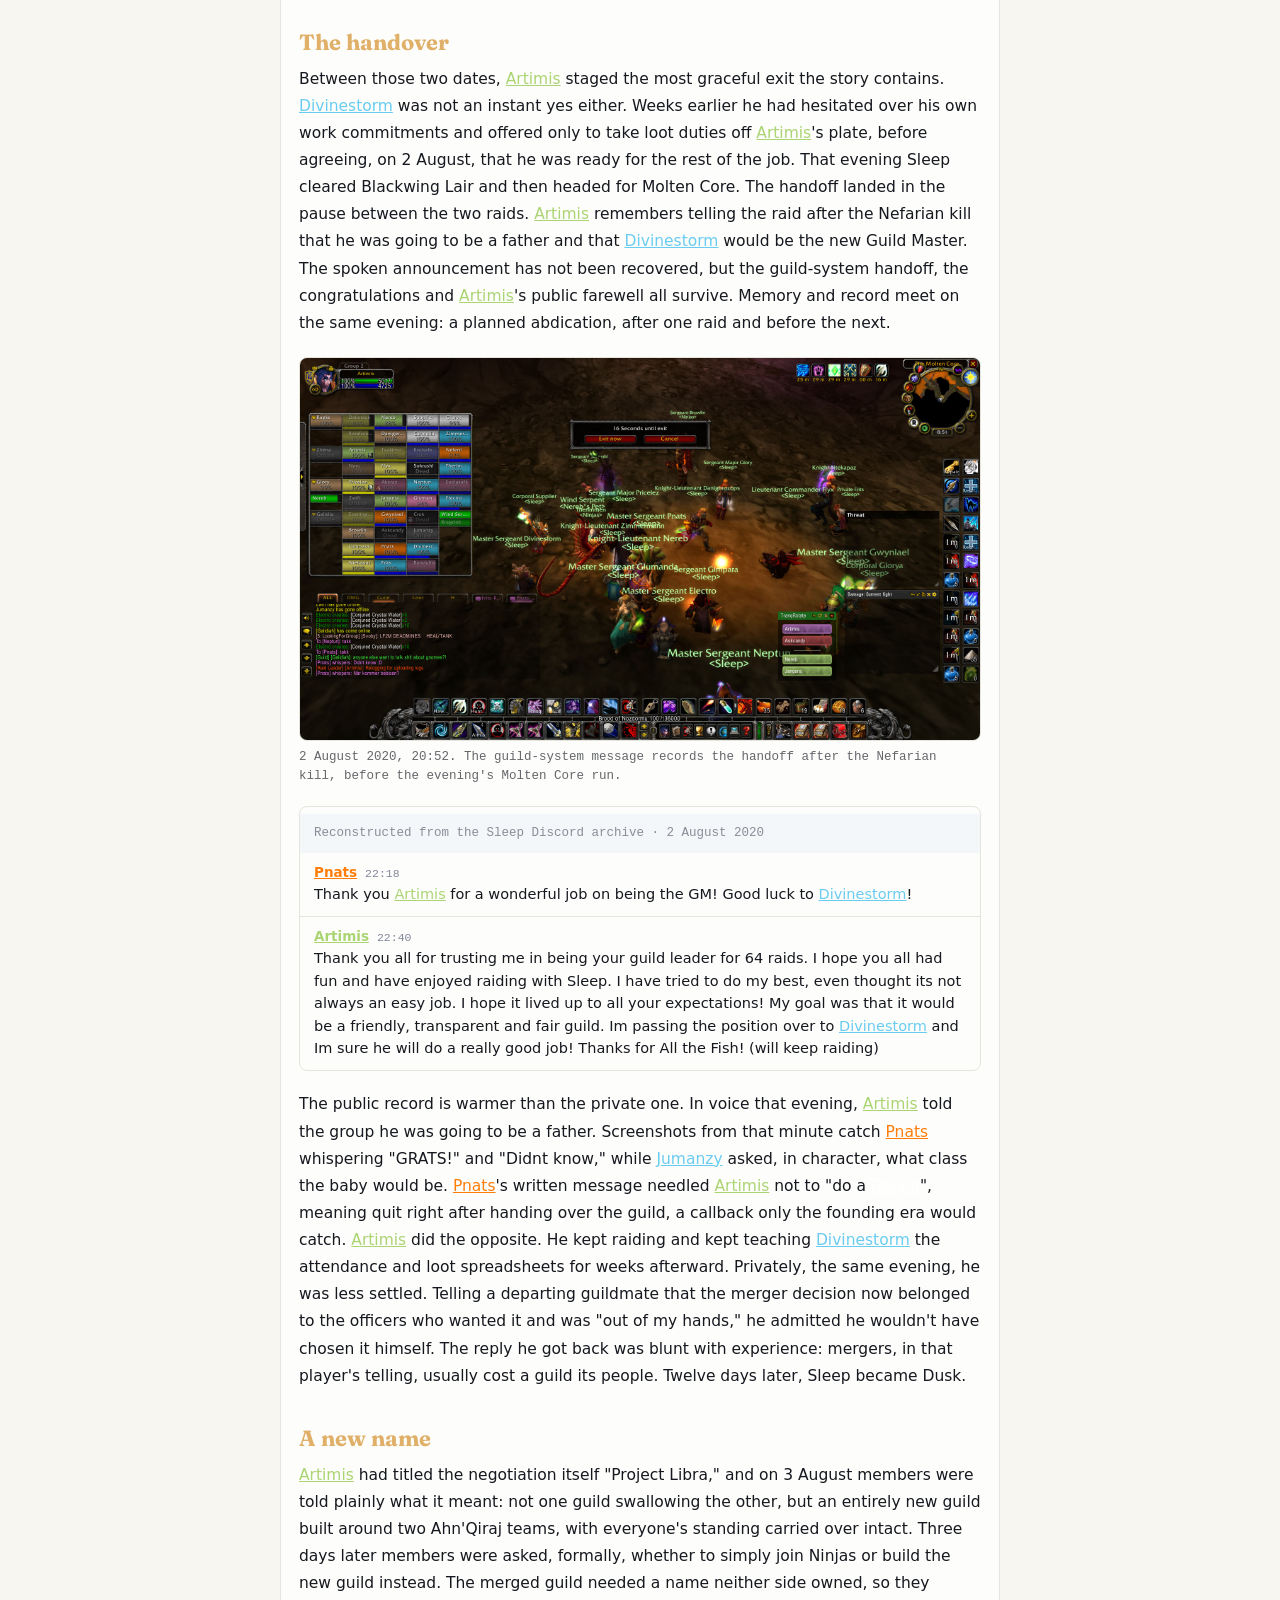
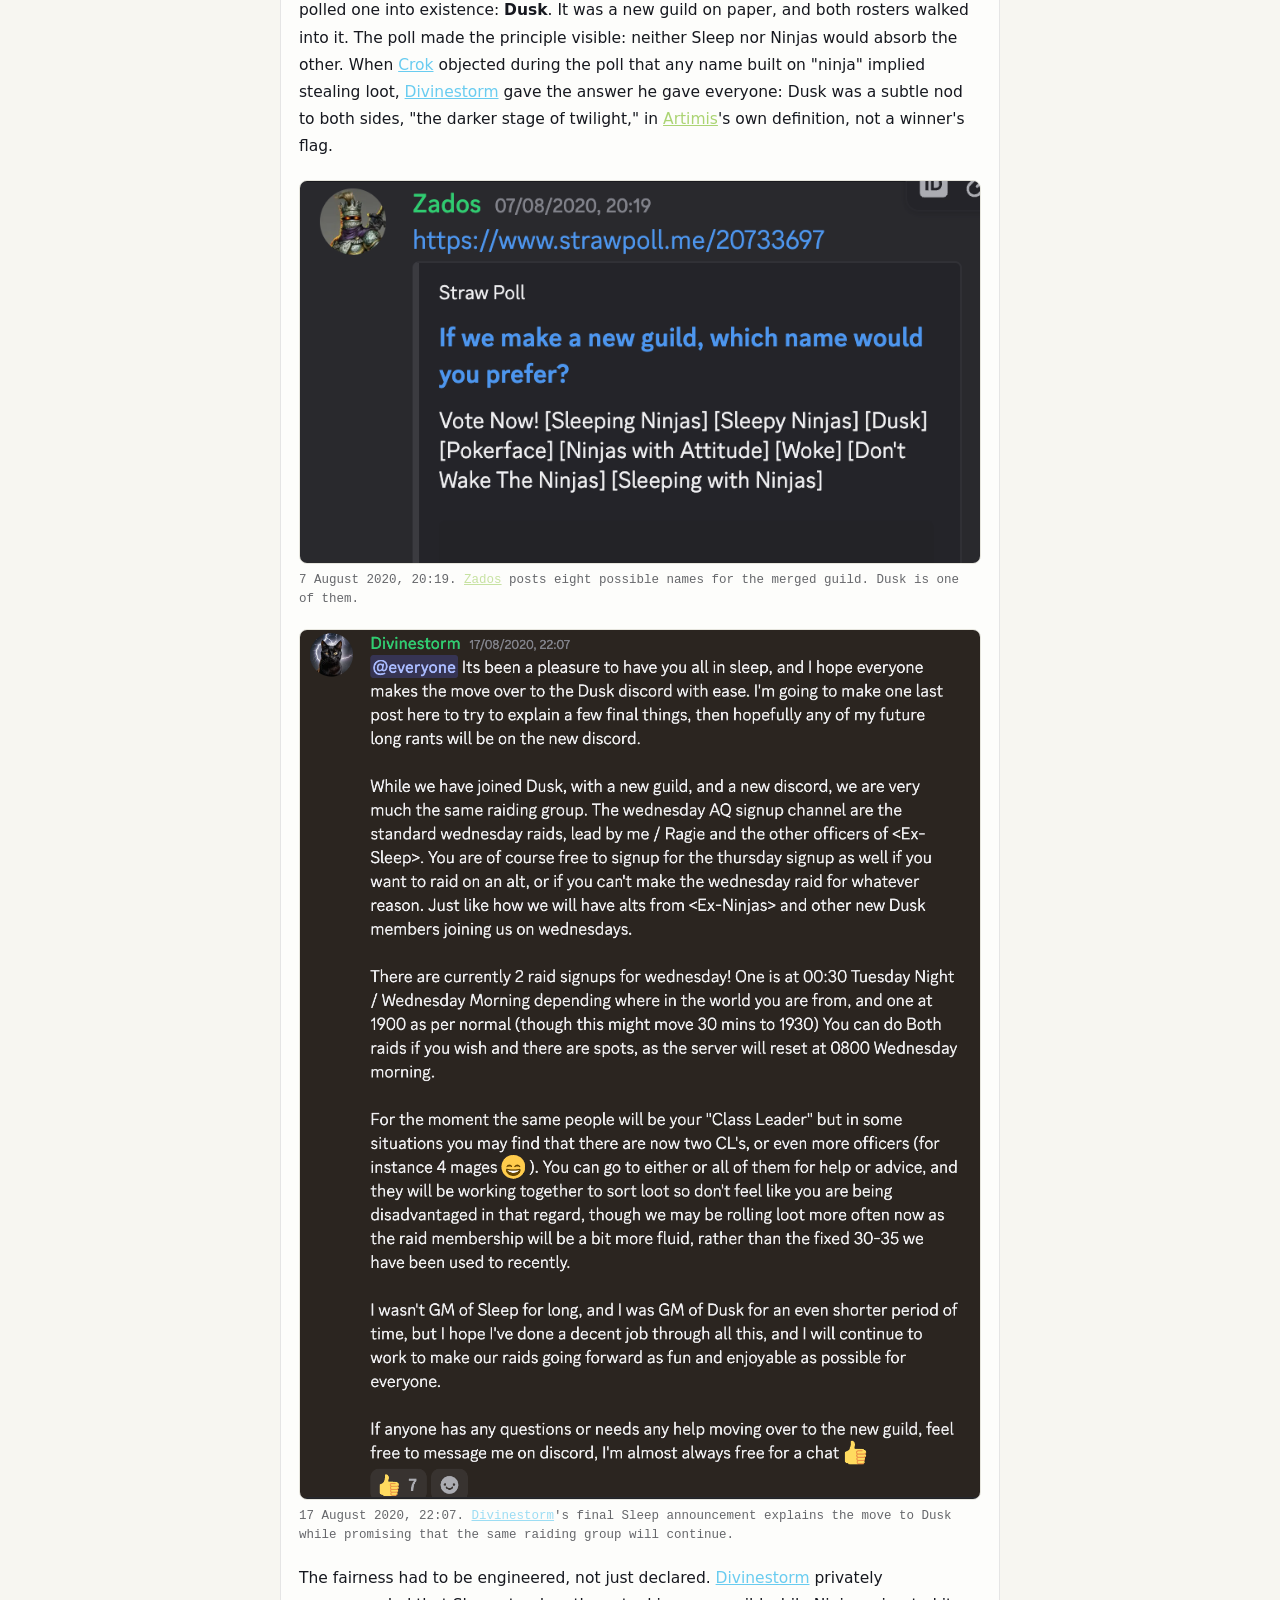
<file: story.html>
<!doctype html>
<html lang="en">
<head>
<meta charset="utf-8">
<meta name="viewport" content="width=device-width, initial-scale=1">
<title>Sleep — the story</title>
<link rel="stylesheet" href="assets/site.css">
<link rel="preconnect" href="https://fonts.googleapis.com">
<link rel="preconnect" href="https://fonts.gstatic.com" crossorigin>
<link href="https://fonts.googleapis.com/css2?family=Fraunces:ital,opsz,wght@0,9..144,500;0,9..144,700;1,9..144,500&display=swap" rel="stylesheet">
<script>const whTooltips = { colorLinks: true, iconizeLinks: false, renameLinks: false };</script>
<script src="https://wow.zamimg.com/js/tooltips.js" defer></script>
<style>
  .chapter { max-width: 720px; margin: 0 auto 26px; }
  .chapter h1, .chapter h2 { font-family: "Fraunces", "Iowan Old Style", Palatino, Georgia, serif; }
  .chapter h1 { font-size: 34px; margin: 6px 0 2px; }
  .chapter .kicker { color: #e0af68; font-size: 13px; letter-spacing: .14em; text-transform: uppercase; font-family: ui-monospace, Menlo, monospace; }
  .chapter .standfirst { font-size: 16.5px; line-height: 1.6; opacity: .85; font-style: italic; margin: 10px 0 26px; }
  .chapter h2 { font-size: 22px; margin: 34px 0 10px; color: #e0af68; }
  .chapter p { font-size: 15.5px; line-height: 1.75; margin: 0 0 16px; }
  .chapter blockquote { margin: 18px 0; padding: 10px 18px; border-left: 3px solid #e0af68; background: rgba(224,175,104,.06); border-radius: 6px; font-style: italic; }
  .chapter blockquote p { margin: 0 0 6px; font-size: 15px; }
  .chapter blockquote cite { font-style: normal; font-size: 12.5px; opacity: .65; font-family: ui-monospace, Menlo, monospace; }
  .archive-card { margin: 20px 0; border: 1px solid var(--grid); border-radius: 8px; background: var(--surface); overflow: hidden; }
  .archive-card figcaption, .archive-card summary { padding: 10px 14px; background: var(--wash); color: var(--ink-2); font: 12.5px/1.5 ui-monospace, Menlo, monospace; }
  .archive-card summary { cursor: pointer; font-weight: 600; }
  .archive-message { padding: 11px 14px; }
  .archive-message + .archive-message { border-top: 1px solid var(--grid); }
  .archive-message-meta { display: flex; align-items: baseline; gap: 8px; margin-bottom: 3px; }
  .archive-message-meta strong { color: var(--dusk); font-size: 13.5px; }
  .archive-message-meta time { color: var(--muted); font: 11.5px ui-monospace, Menlo, monospace; }
  .chapter .archive-message p { margin: 0; font-size: 14.5px; line-height: 1.55; }
  .chapter .archive-source { margin: 0; padding: 9px 14px; border-top: 1px solid var(--grid); color: var(--muted); font: 11.5px/1.5 ui-monospace, Menlo, monospace; }
  .archive-list { margin: 0; padding: 0 14px 12px 34px; columns: 2; column-gap: 28px; }
  .archive-list li { break-inside: avoid; margin: 4px 0; font-size: 13px; }
  @media (max-width: 560px) { .archive-list { columns: 1; } }
  .video-gallery { display: grid; grid-template-columns: repeat(auto-fit, minmax(min(100%, 220px), 1fr)); gap: 12px; margin: 18px 0 24px; }
  .youtube-card { overflow: hidden; border: 1px solid var(--grid); border-radius: 8px; background: var(--surface); color: inherit; text-decoration: none; transition: border-color .15s, transform .15s; }
  .youtube-card:hover { border-color: #e0af68; transform: translateY(-1px); }
  .youtube-thumb { position: relative; display: block; aspect-ratio: 16 / 9; background: radial-gradient(circle at center, #292523, #111 70%); }
  .youtube-play { position: absolute; inset: 50% auto auto 50%; transform: translate(-50%, -50%); display: grid; place-items: center; width: 48px; height: 34px; border-radius: 9px; background: rgba(200, 32, 32, .92); color: #fff; font-size: 18px; line-height: 1; padding-left: 2px; box-shadow: 0 3px 14px rgba(0, 0, 0, .45); }
  .youtube-title { display: block; padding: 9px 11px; font-size: 12.5px; line-height: 1.4; }
  .youtube-player { overflow: hidden; aspect-ratio: 16 / 9; border: 1px solid var(--grid); border-radius: 8px; background: #000; }
  .youtube-player iframe { width: 100%; height: 100%; border: 0; display: block; }
  .chapter .divider { text-align: center; color: #e0af68; opacity: .6; margin: 28px 0; letter-spacing: .5em; }
  .chapter figure { margin: 20px 0; }
  .chapter figure img { width: 100%; border-radius: 8px; border: 1px solid var(--grid, #2a2c3a); display: block; cursor: zoom-in; }
  #lightbox { position: fixed; inset: 0; background: rgba(0,0,0,.88); display: none; align-items: center; justify-content: center; z-index: 50; cursor: zoom-out; padding: 24px; }
  #lightbox.open { display: flex; }
  #lightbox img { max-width: 96vw; max-height: 92vh; border-radius: 6px; box-shadow: 0 20px 60px rgba(0,0,0,.6); }
  .chapter figcaption { font-size: 12.5px; opacity: .65; margin-top: 7px; line-height: 1.5; font-family: ui-monospace, Menlo, monospace; }
  .toclist { margin: 8px 0 4px; padding-left: 22px; }
  .toclist li { margin: 0 0 10px; font-size: 15px; line-height: 1.55; }
  .toclist a { text-decoration: none; }
  .toclist a strong { font-family: "Fraunces", Georgia, serif; font-size: 17px; color: #e0af68; }
  .toclist span { opacity: .75; }
  .chapter .sourcenote { font-size: 12.5px; opacity: .6; border-top: 1px solid var(--grid, #2a2c3a); margin-top: 36px; padding-top: 12px; line-height: 1.6; }
</style>
</head>
<body>
<main>
  <div class="card chapter toc">
    <div class="kicker">The story of Sleep</div>
    <h1 style="font-size:28px">Contents</h1>
    <ol class="toclist">
      <li><a href="#ch1"><strong>The Second Time Around</strong></a> <span>— a hunter named <a href="players.html#Artimis">Diod</a>, a launch queue, and a guild built on a spreadsheet · autumn 2019 – spring 2020</span></li>
      <li><a href="#ch2"><strong>Dusk</strong></a> <span>— the guild given away, the merger that was secretly an absorption, and one crisis a fortnight · summer – autumn 2020</span></li>
      <li><a href="#ch3"><strong>Fourteen Days in December</strong></a> <span>— the last raid of Classic, and what it cost to clear it · December 2020</span></li>
    </ol>
  </div>

  <div class="card chapter" id="ch1">
    <div class="kicker">The story of Sleep · Chapter one</div>
    <h1>The Second Time Around</h1>
    <p class="standfirst">A night elf hunter named <a href="players.html#Artimis">Diod</a>, a launch-day queue,
    and how a guild called Sleep assembled itself around a spreadsheet.
    Autumn 2019 to spring 2020.</p>

    <h2><a href="players.html#Artimis">Diod</a></h2>
    <p>The story starts fifteen years before the first log. In 2005, a
    teenager in Nittedal played the original World of Warcraft as
    <a href="players.html#Artimis">Diod</a>, a
    night elf hunter on Frostwhisper. It was an era of carrying computers
    to each other's houses and losing whole afternoons in Stranglethorn
    Vale. Nobody understood gear. That was
    never the point. When Classic launched on 27 August 2019, <a href="players.html#Artimis">Artimis</a> came
    back to recreate that feeling as another night elf hunter, and half of Nittedal came with
    him. The first archived message of the whole story is
    <a href="players.html#Fnats">Fnats</a>, level 10, asking from the launch-day
    queue: "Er du i queue?"</p>
    <p>The queue was not a metaphor. On 27 August 2019, <a href="players.html#Artimis">Artimis</a> and <a href="players.html#Fnats">Fnats</a>
    were each stuck in it for hours on the new realm, Razorgore, trading
    messages while the login screen refused to move. It was a smaller,
    more solitary echo of the LAN nights fifteen years earlier, minus the
    shared living room. <a href="players.html#Fnats">Fnats</a> would later misremember the realm's name as
    "Razorgrove". Close enough. Neither man was chasing a raid schedule
    that week. They were chasing the version of the game where nobody
    understood gear yet, and for a few days of queueing and slow leveling,
    Classic delivered exactly that.</p>

    <h2>Sleep</h2>
    <p>The guild he found, probably through a recruitment shout in
    Ironforge, was called Sleep, and it committed to the joke. Its ranks
    ran Awake, Light Sleeper, Deep Sleeper, REM Sleeper, Dreamer. Its
    founder was the priest <a href="players.html#Dejvid">Dejvid</a>,
    and his pitch was a helpful community for newcomers and veterans alike.
    <a href="players.html#Artimis">Artimis</a> joined to collect hunter tier pieces. Within a month he was in
    the officer meetings, running the hunter channel and the
    tranquilizing-shot rotation. He also volunteered for the signup
    sheets, which turned out to decide the rest of his Classic career. The guild's practical
    first Molten Core raid, on 2 October 2019, survives as a screenshot of
    a nearly full room gathering before Magmadar, guild tags still mixed,
    a team assembling itself in real time.</p>
    <figure><img src="img/first-mc-2019-10-02.jpg" loading="lazy" alt="A nearly full Molten Core raid gathered before Magmadar, 2 October 2019">
    <figcaption>2 October 2019, 22:09. Sleep's practical first Molten Core raid gathers before Magmadar. Guild tags are still mixed. <a href="players.html#Artimis">Artimis</a>, <a href="players.html#Dejvid">Dejvid</a>, <a href="players.html#Divinestorm">Divinestorm</a>, <a href="players.html#Kodf">Kodf</a> and <a href="players.html#Jellopy">Jellopy</a> are all in the room.</figcaption></figure>
    <p>The job that came with those signup sheets showed itself first in
    small arbitrations, not spreadsheets. By 10 November, <a href="players.html#Knedlica">Knedlica</a> had
    already won a better hunter gun while <a href="players.html#Ravna">Ravna</a> and <a href="players.html#Nereb">Nereb</a> were still
    carrying weaker bows. <a href="players.html#Artimis">Artimis</a> asked whether the two of them could
    take the next <a href="item.html#18703" data-wowhead="item=18703&amp;domain=classic">Ancient Petrified Leaves</a> first, and <a href="players.html#Knedlica">Knedlica</a> agreed,
    then supplied his own weapon-speed theorycraft to help the case.
    <a href="players.html#Artimis">Artimis</a> finished his own <a href="https://www.wowhead.com/classic/item=18713" rel="noopener">Rhok'delar</a> around 11 November. He had joined
    for the bow. He was learning the guild's loot policy and its raid
    mechanics in the same conversation, one polite hunter-channel
    negotiation at a time.</p>
    <p>Then, on 11 November 2019, a hunter named
    <a href="players.html#Zados">Zados</a> sent his class leader a polite
    suggestion. Nobody from the guild was uploading to Warcraft Logs.
    Perhaps the officers should look into it? The next morning, after
    helping with the setup, he signed off: "Sorry to bother you."
    <a href="players.html#Artimis">Artimis</a> turned on advanced combat logging that day.
    Five hundred and five raids are searchable on this site because
    of that message.</p>
    <p>The Nittedal circle becomes visible in those first logs rather than
    in one surviving recruitment post. The 13 November full clear includes
    <a href="players.html#Artimis">Artimis</a>, <a href="players.html#Fnats">Fnats</a>,
    <a href="players.html#Deliz">Deliz</a>,
    <a href="players.html#Ragie">Ragie</a> and
    <a href="players.html#Exclus">Exclus</a>. It was <a href="players.html#Ragie">Ragie</a>'s own first logged
    raid, three weeks after <a href="players.html#Exclus">Exclus</a>, already at home in the guild, vouched
    for him in the mage channel as "a really good tank." After New Year,
    <a href="players.html#Pnats">Pnats</a> and
    <a href="players.html#Galidia">Galidia</a> appear too. These are first
    surviving raid dates, not necessarily the nights they joined. What had
    started as <a href="players.html#Artimis">Artimis</a> returning to an old game was becoming a home crew
    inside a much larger guild.</p>

    <h2>Onyxia and Ragnaros</h2>
    <p>Progress came faster than the surviving logs suggest. On 13 October
    Sleep recorded its first documented <a href="boss.html#1001/onyxia">Onyxia
    kill</a> and finished the Molten Core run at eight bosses out of ten.
    A month later, the first complete report preserved by <a href="players.html#Zados">Zados</a>'s
    suggestion shows <a href="raid.html#15">all ten Molten Core bosses dying
    without a wipe</a>. A surviving recording is titled
    <a href="https://www.youtube.com/watch?v=HruA4w78WQI" rel="noopener">Sleep's
    first Ragnaros kill</a>, and <a href="players.html#Artimis">Artimis</a> remembers 13 November as probably
    that night. The video itself does not settle the date.
    What began as a mixed group in the Magmadar corridor had become a
    full-clear raid in six weeks.</p>
    <div class="video-gallery" aria-label="Ragnaros first-kill video">
      <a class="youtube-card" href="https://www.youtube.com/watch?v=HruA4w78WQI" data-youtube="HruA4w78WQI" data-title="Sleep's first Ragnaros kill">Sleep's first Ragnaros kill</a>
    </div>
    <p>By spring, Onyxia was familiar enough that a failure could become a
    souvenir rather than a disaster. On 11 March 2020, <a href="players.html#Ragie">Ragie</a>
    disconnected while tanking her, and the rest of Sleep improvised long
    enough to survive the pull. <a href="players.html#Artimis">Artimis</a>'s
    <a href="https://classic.warcraftlogs.com/reports/km9LRZj2hc1ftWA3?boss=-3&amp;difficulty=0" rel="noopener">report from that night</a>
    identifies the raid. The video went up the next day, and what it
    preserves is the room recovering together when its tank simply
    stopped moving.</p>
    <div class="video-gallery" aria-label="Ragie's Onyxia disconnect video">
      <a class="youtube-card" href="https://www.youtube.com/watch?v=aCxFbXFPkyw" data-youtube="aCxFbXFPkyw" data-title="Onyxia disconnect, 11 March">Onyxia disconnect, 11 March</a>
    </div>
    <p>Onyxia settled into double groups and Molten Core became routine.
    Then the loot gave the farm nights a story of their own. On 29 December
    another <a href="boss.html#1000/ragnaros">Ragnaros kill</a> produced the
    <a href="item.html#18814" data-wowhead="item=18814&amp;domain=classic">Choker of the Fire Lord</a>, one of the rarest drops in the raid and
    best-in-slot for every caster and every healer in it. The young loot
    rules gave damage casters priority, because the neck was a bigger
    upgrade for them than for the healers. The healers noticed. Nobody
    said much that night. The argument the necklace started would outlive
    the guild that looted it. It resurfaced five weeks later as an
    officer-agenda line, "<a href="item.html#18814" data-wowhead="item=18814&amp;domain=classic">Priest Rag Choker</a>," logged on both 3 and 5
    February, with <a href="players.html#Artimis">Artimis</a> proposing a transparent roll queue after
    noticing that <a href="players.html#Deliz">Deliz</a> seemed unhappy. On the night of the 5th he
    wrote to <a href="players.html#Deliz">Deliz</a> directly. He pointed to a Blackwing Lair neck that
    healers would get first, and he spelled out the queue: four mage
    raiders and one warlock needed the <a href="item.html#18814" data-wowhead="item=18814&amp;domain=classic">Choker</a>, and after them the healers
    could roll on it. The fix arrived a beat too late. That same night <a href="players.html#Deliz">Deliz</a>, a healer from the Nittedal circle and
    one of the guild's own, quit the game entirely over how healers were
    treated. He was the story's first fairness casualty. His question,
    what a raid owes the people who keep it alive but never top a meter,
    came back in every crisis the guild ever had.</p>
    <figure class="archive-card">
      <figcaption>Reconstructed from private messages quoted with permission · names normalized to in-game characters · 5 February 2020</figcaption>
      <div class="archive-message">
        <div class="archive-message-meta"><strong><a href="players.html#Artimis">Artimis</a></strong><time datetime="2020-02-05T23:02">23:02</time></div>
        <p lang="no">Ser ut til at Pendant of the Fallen Dragon fra andre bossen i BWL kan være bedre enn Choker of the Fire Lord og den går til healers først</p>
      </div>
      <div class="archive-message">
        <div class="archive-message-meta"><strong><a href="players.html#Deliz">Deliz</a></strong><time datetime="2020-02-05T23:06">23:06</time></div>
        <p lang="no">Det er vel egentlig ikke det dette handler om<br>
        Handler mer om at man får shit nesten hvert raid fordi folk blamer healers. og når man ikke får lov til å rolle på bis gear etter man har vært på nesten hvert raid siden starten. Har raider status</p>
      </div>
      <div class="archive-message">
        <div class="archive-message-meta"><strong><a href="players.html#Artimis">Artimis</a></strong><time datetime="2020-02-05T23:17">23:17</time></div>
        <p lang="no">Det er aldri healers sin feil. Men det er dumt at det er en del folk som sier det. Det synes jeg ikke du skal ta så tung. Jeg vet hvor bra jobb du gjør. Om du tror det gjør en forskjell så skal jeg prøve å snakke med folk neste raid at de ikke skal blame healers eller tanks for noe for vi er et team og alle prøver sitt beste. Jeg forstår at du synes det er kjipt med at healers ikke får rolle på den necken. Det er 4 mage raiders og 1 warlock som trenger det. Altså 6 dropp så kan healers rolle på den. Raider healers skal jeg sørge for at får det før members. Jeg vet ikke hvor mye forskjell det gjør. Men snart kommer BWL og jeg tror Pendant of the Fallen Dragon kan være bedre en Rag necken og jeg tror du kommer til å få den før</p>
      </div>
      <div class="archive-message">
        <div class="archive-message-meta"><strong><a href="players.html#Deliz">Deliz</a></strong><time datetime="2020-02-05T23:20">23:20</time></div>
        <p lang="no">setter pris på at du prøver [<a href="players.html#Artimis">Artimis</a>], men jeg sier meg ferdig. Har gått veldig lei av å logge på for å få dritt og ikke noe ut av det. spillet blir veldig for ikke veldig morsomt da</p>
      </div>
      <div class="archive-message">
        <div class="archive-message-meta"><strong><a href="players.html#Deliz">Deliz</a></strong><time datetime="2020-02-05T23:25">23:25</time></div>
        <p lang="no">Jeg vet ikke om du forsto meg, men jeg er ferdig med wow</p>
      </div>
    </figure>
    <p>The friendship outlasted the exit. DMs between <a href="players.html#Deliz">Deliz</a> and <a href="players.html#Artimis">Artimis</a>
    kept running for years afterward. Game recommendations, life updates,
    the occasional piece of guild news passed back in from the outside.
    An ordinary thread running quietly underneath the guild's harder
    history.</p>

    <h2>The paperwork catches up</h2>
    <p>By January 2020 the paperwork was behind the reality. <a href="players.html#Dejvid">Dejvid</a> had
    taken on more responsibility at work and was playing less. <a href="players.html#Artimis">Artimis</a>,
    already running the hunter channel, the tranq rotation and the
    signup sheets, was the one members asked when something needed
    deciding. On 29 January <a href="players.html#Dejvid">Dejvid</a> gave him admin rights on the guild
    Discord. The next
    day <a href="players.html#Thepaladin">Thepaladin</a> opened a
    tank-planning message with "since you took Dejvids place now" and
    briefed him on the missing main tank, a member addressing <a href="players.html#Artimis">Artimis</a>
    as the leader before the leadership itself formally changed
    hands. Around the same time <a href="players.html#Artimis">Artimis</a> asked <a href="players.html#Dejvid">Dejvid</a> whether the guild
    bank could fund <a href="players.html#Ragie">Ragie</a>'s gear and a
    run of <a href="https://www.wowhead.com/classic/item=15138" rel="noopener">Onyxia Scale Cloaks</a>. <a href="players.html#Dejvid">Dejvid</a>'s reply was that he was "super
    happy" someone was taking care of the guild. Admin rights only went
    so far, though. On 1 February <a href="players.html#Artimis">Artimis</a> found he could not demote the
    vanished main tank, because only the server owner could do that. So
    he asked <a href="players.html#Dejvid">Dejvid</a> to transfer the ownership itself. <a href="players.html#Dejvid">Dejvid</a>'s
    answer was one word: "Done." The title had simply followed the work
    that was already being done.</p>
    <p>His first fortnight in the job set the tone for the year. He
    accidentally recruited his most loyal tank by mailing a cloak to a
    stranger he had mistaken for someone else, then inviting him to
    Blackwing Lair anyway. The stranger was
    <a href="players.html#Glory">Glory</a>. The same month,
    <a href="players.html#Glorya">Glorya</a>, another player from the Nittedal circle, was recruited
    into the healer gap <a href="players.html#Deliz">Deliz</a> left behind. People mixed up the two
    similar names all year.</p>

    <h2>The tank goes missing</h2>
    <p>The absent main tank <a href="players.html#Thepaladin">Thepaladin</a> had briefed <a href="players.html#Artimis">Artimis</a> about was
    <a href="players.html#Kugel">Kugel</a>, the warrior the guild's first
    raids had been built around, and the man who had personally recruited
    <a href="players.html#Thepaladin">Thepaladin</a> into Sleep. "He brought me to guild," <a href="players.html#Thepaladin">Thepaladin</a> wrote,
    "hope he will come back, first person i got to know." By late January
    <a href="players.html#Kugel">Kugel</a> had gone twenty-three days without logging in. <a href="players.html#Artimis">Artimis</a> warned
    that if he stayed silent through the following week they would have
    to consider him a "gonner" and find a new main tank. Nobody in the
    surviving record ever explains where he went. In March, after two
    months offline, he was quietly removed from the roster.</p>
    <p>The vacancy handed the tank mantle to
    <a href="players.html#Ragie">Ragie</a>, <a href="players.html#Exclus">Exclus</a>'s referral from three
    weeks before <a href="players.html#Kugel">Kugel</a>'s last login. It also taught the guild a lesson
    it wrote into its loot rules. <a href="players.html#Kugel">Kugel</a> had been given an early
    <a href="https://www.wowhead.com/classic/search?q=Bindings%20of%20the%20Windseeker" rel="noopener">Binding of the Windseeker</a> on the obvious logic that a legendary
    component belongs with the main tank. When he vanished, the <a href="https://www.wowhead.com/classic/search?q=Bindings%20of%20the%20Windseeker" rel="noopener">Binding</a>
    went with him. From then on, legendary pieces went to the players the
    guild trusted to keep showing up, not just to whoever held the right
    role at the time. The same promotion planted the guild's
    longest-running loot argument. <a href="players.html#Glory">Glory</a>'s complaint
    that "<a href="players.html#Ragie">Ragie</a> gets anything he wants" already dates to that March, and
    it put the mild-mannered tank leader repeatedly opposite the guild's
    most soft-spoken warrior for the rest of the year, on a question
    neither man ever fully won: what a main tank deserves first claim on.
    <a href="players.html#Zhèna">Zhèna</a>, another
    Nittedal warrior, became a full member on 16 February and started
    filling the same gap on short notice. He was one of several players
    who would each, in turn, carry the front line through an undergeared
    week over the year that followed, because the guild had learned not
    to build itself around one person.</p>

    <h2>Ten days in Blackwing Lair</h2>
    <p>Blackwing Lair opened on 13 February and Sleep entered on day one.
    The first surviving progression log begins three days later. Razorgore
    fell on the second pull and Vaelastrasz on the fifth. Broodlord died on
    the first. Then <a href="raid.html#235">Firemaw stopped the raid eleven times</a>.
    They left with the drake at fifteen percent and their first real wall
    of the new tier.</p>
    <p>The wall did not break by itself. A healer from another guild,
    impressed enough by what he had seen to reach out, sent <a href="players.html#Ragie">Ragie</a> a
    tank-switch video and offered to coach the positioning. Between raid
    nights the guild pooled the ore for several Dark Iron pieces so its
    tanks could survive the drake's flame. Even the Onyxia-head world
    buff was scheduled by the hour, until one player killed the NPC early
    and forced the reset himself. None of it was elegant. All of it was
    the same instinct that had produced the attendance workbook: solve
    the problem directly in front of you, then write down how.</p>
    <p>On 19 February
    <a href="https://www.youtube.com/watch?v=56cAQ5GvDjI" rel="noopener">Firemaw
    died on the first attempt</a>. Sleep cleared the remaining drakes and
    <a href="raid.html#237">finished the night with
    Chromaggus</a>, leaving only the throne room. Four days later,
    <a href="raid.html#241">Nefarian died on the second pull</a>. Blackwing
    Lair was eight bosses long and ten days old. For a guild built around
    helping newcomers, clearing it that quickly was the first proof that
    being welcoming and being capable were not opposites.</p>
    <div class="video-gallery" aria-label="Firemaw first-kill video">
      <a class="youtube-card" href="https://www.youtube.com/watch?v=56cAQ5GvDjI" data-youtube="56cAQ5GvDjI" data-title="Sleep's first Firemaw kill">Sleep's first Firemaw kill</a>
    </div>
    <p>Some of that competence came from outside the guild. Starting in
    December 2019, Sleep and a guild called Ninjas had quietly begun
    trading favours: Sleep crafted <a href="https://www.wowhead.com/classic/item=15138" rel="noopener">Onyxia Scale Cloaks</a> for Ninjas, <a href="players.html#Artimis">Artimis</a>
    referred a mage their way, and by February the two guilds were
    lending each other spare priests, paladins and warriors for
    Blackwing Lair without shorting either roster's own loot. A Ninjas
    officer, <a href="players.html#Snj%C3%B3r">Snjór</a>, shared detailed Nefarian tactics before Sleep's
    own kill and called the arrangement, simply, "the alliance." Eight
    months later, that same relationship would decide what the guild
    became next.</p>

    <h2>The machine</h2>
    <p>What made Sleep unusual wasn't its kill times. It was its
    paperwork. The attendance workbook. <a href="players.html#Ragie">Ragie</a>'s
    gear-weight formulas, sketched in January DMs: parses, consumables,
    enchants, attendance, all scored. A raider-rank system that promised,
    in writing, that showing up mattered. And the loot log. Its very
    first row, 25 March 2020, credits <a href="players.html#Galidia">Galidia</a>
    with <a href="item.html#16959" data-wowhead="item=16959&amp;domain=classic">Bracelets of Wrath</a> from Blackwing Lair. <a href="players.html#Galidia">Galidia</a>, a quiet
    warrior from the Nittedal circle, is in the ledger's opening line
    the same way he was everywhere else, without ever needing the
    credit for it. Four days later <a href="players.html#Artimis">Artimis</a> made the exercise official
    with a plea that every class leader record every drop, and
    everything the loot pages on this site know now descends from that
    one row. The spreadsheets were the guild's constitution, and like all
    constitutions they created their own politics. The paladin
    class-leader chair itself changed hands twice in ten weeks. <a href="players.html#Thepaladin">Thepaladin</a>
    took it from <a href="players.html#Randyfist">Randyfist</a> on 5
    March ("Its your job now :p") after <a href="players.html#Randyfist">Randyfist</a> stepped away burned out,
    before the <a href="https://www.wowhead.com/classic/item=19169" rel="noopener">Nightfall</a> planned for him could even be crafted. Weeks
    later, days after finally winning the argument over the
    <a href="item.html#17204" data-wowhead="item=17204&amp;domain=classic">Eye of Sulfuras</a>, <a href="players.html#Thepaladin">Thepaladin</a> lost his own account to a hacker.
    Someone logged into his character and even gquit the guild with it,
    while <a href="players.html#Luivi">Luivi</a> and <a href="players.html#Shakeyhealer">Shakeyhealer</a> watched it happen
    and could only warn him afterward.
    <a href="players.html#Exclus">Exclus</a>, who split his raids between
    his mage and a holy paladin alt, <a href="players.html#Exclusafk">Exclusafk</a>,
    covered the class-leader gap for a week, then declined the permanent
    seat because he wasn't playing enough. The two characters logged
    nearly a hundred raids between them over the guild's life.
    <a href="players.html#Randyfist">Randyfist</a> accepted the chair back on
    22 April.</p>
    <p>The raider-rank promise kept sharpening through the same weeks.
    Raiders reserved a place by signing up twenty-four hours ahead of a
    raid and risked demotion if their attendance fell below sixty percent
    over the last ten raids. Promotion from member to raider originally
    needed ten logged raids and an open class slot, a bar <a href="players.html#Artimis">Artimis</a> lowered
    to six on 15 March once it was clearly filtering out ordinary people
    rather than filtering in effort. Only class leaders could bench a
    player, and anyone who signed up, showed up prepared, and was then
    officially benched still kept the attendance credit. None of it was
    hardcore in spirit. It was forty people needing a repeatable answer
    to the same weekly argument: who plays, and who decides.</p>
    <p>The <a href="item.html#17204" data-wowhead="item=17204&amp;domain=classic">Eye</a> debate brought another friend from home into the record.
    By 27 March <a href="players.html#Panadin">Panadin</a> had gathered
    all fifty <a href="https://www.wowhead.com/classic/item=12360" rel="noopener">Arcanite Bars</a> for his own <a href="https://www.wowhead.com/classic/item=17193" rel="noopener">Sulfuron Hammer</a>, which under the
    guild's existing rule meant he could roll on the <a href="item.html#17204" data-wowhead="item=17204&amp;domain=classic">Eye</a> too. <a href="players.html#Thepaladin">Thepaladin</a>,
    first in the queue for months, did not hide how little he liked
    sharing it:</p>
    <blockquote><p>That doesnt make me happy... Retadin mainspec tho and
    was first and so on.</p><cite>— <a href="players.html#Thepaladin">Thepaladin</a>, 22 March 2020</cite></blockquote>
    <p>He asked the officers directly whether he was being "very selfish"
    to resent it, or whether there was actually a rule to be made, then
    closed with the line that made the whole argument survivable: "But I
    will understand any decision we make." <a href="players.html#Artimis">Artimis</a> and <a href="players.html#Ragie">Ragie</a> held the
    original order. <a href="players.html#Panadin">Panadin</a> kept the second <a href="item.html#17204" data-wowhead="item=17204&amp;domain=classic">Eye</a> place because <a href="players.html#Thepaladin">Thepaladin</a>
    was raiding more, not because his own hammer had arrived later.
    <a href="players.html#Panadin">Panadin</a> accepted it and kept showing up, at raids and at the Among Us
    evenings he organized for the group outside them.</p>
    <p>A few days earlier, on 18 March,
    <a href="players.html#Shakeyhealer">Shakeyhealer</a>, the priest leader
    <a href="players.html#Dejvid">Dejvid</a> had appointed before <a href="players.html#Artimis">Artimis</a> ever took over, won the roll for
    the first <a href="item.html#19395" data-wowhead="item=19395&amp;domain=classic">Rejuvenating Gem</a>. <a href="players.html#Fnats">Fnats</a> had spent two months trying to get
    the gem's priority settled, and eight days waiting for an answer
    about the healer-officer role he had applied for on 10 March, with a
    cooldown-assignment sheet built from his own prior mythic raiding.
    <a href="players.html#Artimis">Artimis</a> offered him the role that same evening. It was a few hours
    too late. <a href="players.html#Fnats">Fnats</a> paused the game instead, on good terms and out of
    patience, with a sentence every guild leader knows: "as guild leader,
    you unfortunately stand in the crossfire."</p>
    <p>The Gem was wanted by every healing class and stayed useful across
    several phases. Sleep's proposed answer was to let one healer from
    each class qualify for the roll. It sounded fair until the first one
    dropped and every unresolved question arrived with it. Who qualified,
    and who decided? Could months of work create a claim the rules could
    not express? <a href="players.html#Fnats">Fnats</a> had helped design priorities for items like
    this and never received one. His exams and accumulated frustration,
    not the single roll, were why he stepped away. Still, the timing made
    the lesson difficult to miss. A transparent process could distribute
    an item without resolving what people believed they deserved. <a href="players.html#Fnats">Fnats</a>
    later returned. His final local raid log is 30 August, not the night
    he first stepped back.</p>
    <p>The spreadsheet could say no even to a legendary. On 12 March
    <a href="players.html#Thepaladin">Thepaladin</a> admitted he had secretly bought <a href="https://www.wowhead.com/classic/item=19169" rel="noopener">Nightfall</a> after the officers
    rejected funding a second axe. Three days later Sleep tested it in
    Molten Core and measured the debuff uptime. His damage was then
    compared with a regular melee spot. <a href="players.html#Artimis">Artimis</a>'s
    verdict was plain: "Does not seem worth it." <a href="players.html#Thepaladin">Thepaladin</a> kept the axe.
    The raid kept the numbers.</p>
    <h2>The people inside the machine</h2>
    <p><a href="players.html#Artimis">Artimis</a> held the Guild Master title, but Sleep never ran on one
    person. It worked because responsibility spread outward.
    <a href="players.html#Luivi">Luivi</a> was tracking druid loot before <a href="players.html#Artimis">Artimis</a>
    became Guild Master. <a href="players.html#Pnats">Pnats</a>'s path
    into the healing-officer chair took about a month. <a href="players.html#Thepaladin">Thepaladin</a>
    nominated him on 15 March ("maybe <a href="players.html#Pnats">Pnats</a> would be good"). <a href="players.html#Pnats">Pnats</a>
    declined for the moment on the 19th, after a confused Vaelastrasz
    pull, then applied himself on the 28th once passive coordination
    started costing wipes. His first raid running the role, on 1 April,
    meant reviewing the Vaelastrasz, Firemaw and Nefarian assignments the
    morning after. By the 2nd he had already drafted a cross-class
    healer-loot list for the next tier. <a href="players.html#Zados">Zados</a> brought in Warcraft Logs,
    then helped build the hunter gear packages that kept every hunter
    from waiting for the same drop. The systems belonged to the people
    willing to maintain them.</p>
    <p><a href="players.html#Supplier">Supplier</a> arrived because Sleep
    needed healers and <a href="players.html#Artimis">Artimis</a> asked a close friend for help. The exact
    invitation is lost, but the speed of what followed is not. <a href="players.html#Artimis">Artimis</a>
    linked him a priest trinket on 22 February. By 8 March he had
    respecced Holy, completed his Molten Core attunement, signed for his
    first Sleep raid, and been promoted to member. On the 23rd he
    received <a href="item.html#18646" data-wowhead="item=18646&amp;domain=classic">The Eye of Divinity</a> and completed the <a href="https://www.wowhead.com/classic/item=18608" rel="noopener">Benediction</a> event on
    his first attempt. Two days later he made raider. Within days of
    joining he was diagnosing weak dispels and overhealing, recommending
    new addons, proposing clearer assignments. He had not so much joined
    the healing team as begun repairing it.</p>
    <p>Some of the Nittedal contribution stayed quiet by nature.
    <a href="players.html#Glorya">Glorya</a> kept healing raids all
    spring without much fuss, the kind of steady presence the logs
    remember better than the drama ever does.
    <a href="players.html#Neptun">Neptun</a>, <a href="players.html#Ragie">Ragie</a>'s
    girlfriend, first appears in the logs on 29 March and stayed into the
    Naxxramas core. She was another member of the Nittedal circle whose
    place in the story becomes clearest near the end. Neither she nor
    <a href="players.html#Galidia">Galidia</a> has a documented recruitment announcement, so the logs mark their
    presence rather than the date they joined.</p>
    <p>By June <a href="players.html#Supplier">Supplier</a> was the priest leader, publishing loot priorities
    before raids and offering to bench himself if all five priests showed
    up. <a href="players.html#Divinestorm">Divinestorm</a> had risen the
    same way, months before anyone considered him for Guild Master. In
    April he noticed that mage coordination depended on three people, but
    rather than campaign around the sitting class leader, Procto, he
    waited. A nine-minute call with <a href="players.html#Artimis">Artimis</a> on 26 April made the
    promotion official, and only then did he build the mage roster,
    attendance and loot document, fix the Mageblade priorities, and
    delegate to <a href="players.html#Jumanzy">Jumanzy</a> whenever work travel took him offline. In Sleep,
    leadership was usually an appointment made after someone had already
    started doing the work.</p>
    <p>By early summer the machine was humming and its operator was
    tired. In July, <a href="players.html#Zados">Zados</a> succeeded
    <a href="players.html#Artimis">Artimis</a> as hunter leader in the same low-key way almost everyone else
    had been promoted, a formal title for a job he had effectively been
    sharing since the Warcraft Logs message that started this whole
    record. Sleep was clearing everything Classic had opened, recruiting
    faster than it lost people, and quietly wearing out the handful of
    people who ran it. The next chapter of this story is what happened
    when <a href="players.html#Artimis">Artimis</a> tried to give it away, twice, and what the guild
    became instead.</p>

    <div class="divider">✦ ✦ ✦</div>
    <p class="sourcenote">Sources: the raid archive from 2019-10-02 onward,
    the Sleep Discord export, guild documents (ranks, raider rules), the
    2019–2020 private messages of <a href="players.html#Fnats">Fnats</a>, <a href="players.html#Zados">Zados</a>, <a href="players.html#Ragie">Ragie</a>, <a href="players.html#Deliz">Deliz</a>, <a href="players.html#Glory">Glory</a>,
    <a href="players.html#Thepaladin">Thepaladin</a> and <a href="players.html#Pnats">Pnats</a> (quoted with permission), <a href="players.html#Supplier">Supplier</a>'s archived
    raid-preparation thread, and <a href="players.html#Artimis">Artimis</a>'s own recollections, marked as
    memory where the records are silent.</p>
  </div>

  <div class="card chapter" id="ch2">
    <div class="kicker">The story of Sleep · Chapter two</div>
    <h1>Dusk</h1>
    <p class="standfirst">A guild master tries to give his guild away, a
    rival guild privately plans to absorb it, and the merged creature
    proves everyone wrong, then nearly tears itself apart anyway. Summer
    and autumn, 2020.</p>

    <h2>Giving it away</h2>
    <p>By spring 2020 <a href="players.html#Artimis">Artimis</a> had learned what
    every volunteer institution eventually teaches its founder-figure: the
    job is permanent unless you make it stop. His first attempt was
    <a href="players.html#Kodf">Kodf</a>, the rogue leader whose loot system ran so
    cleanly it became proverbial. Offered the guild outright, he
    declined, and on 9 July followed his own road elsewhere, to a guild
    called Conviction. Even from there he kept coaching his old guild
    through the Ninjas merger, world-buff routes and, weeks later,
    Viscidus preparation. The second attempt changed history. In July, Sleep
    offered the guild-master seat to <a href="players.html#Luivi">Luivi</a>, the
    druid leader. Between hospital shifts and the rest of his real life he
    didn't have time for it either. But instead of just saying no, he asked
    his contacts in a guild called Ninjas whether they'd consider merging.</p>
    <figure class="archive-card">
      <figcaption>Reconstructed from private messages quoted with permission · 9 July 2020</figcaption>
      <div class="archive-message">
        <div class="archive-message-meta"><strong><a href="players.html#Artimis">Artimis</a></strong><time datetime="2020-07-09T18:19">18:19</time></div>
        <p>You can take over Sleep and make it to the guild you want it to instead if you want too.</p>
      </div>
      <div class="archive-message">
        <div class="archive-message-meta"><strong><a href="players.html#Kodf">Kodf</a></strong><time datetime="2020-07-09T18:23">18:23</time></div>
        <p>no man, i cant. i hate to do it to you guys, and it wouldnt be right to ask everyone else to change. To be honest it lifted a lot of weight off my shoulders to give up the management role. I was getting very stressed and worn out</p>
      </div>
      <div class="archive-message">
        <div class="archive-message-meta"><strong><a href="players.html#Kodf">Kodf</a></strong><time datetime="2020-07-09T18:44">18:44</time></div>
        <p>well you know, its mainly that i feel there has been very minor progress in terms of how well we clear raids and stuff, and people are a bit too hesitant to try to learn... It sounds harsh when you put it that way, i know.</p>
      </div>
    </figure>
    <p><a href="players.html#Kodf">Kodf</a>'s departure exposed how much of Sleep's stability had lived in
    one class leader. The senior rogues declined the vacancy, so a newcomer
    named <a href="players.html#Twx">Twx</a> took it after three raids and replaced
    seniority with performance loot: parses, world buffs, spec and
    consumables would now decide who got gear, not who had shown up
    longest. Within two weeks he had awarded himself two tier pieces, and
    <a href="players.html#Tsakimo">Tsakimo</a>, one of the class's steadiest
    raiders, had quit rather than chase the new terms.
    <a href="players.html#Ntekapaz">Ntekapaz</a> brought the complaints to <a href="players.html#Artimis">Artimis</a>,
    who checked Twx's performance claims against the raid logs and found
    they didn't hold up. His private wish that week was simply for "some
    rogue that can do <a href="players.html#Kodf">Kodf</a>'s system." Twx, separately chasing a <a href="https://www.wowhead.com/classic/item=19019" rel="noopener">Thunderfury</a>
    of his own, at one point weighed a five-thousand-gold pug <a href="https://www.wowhead.com/classic/search?q=Bindings%20of%20the%20Windseeker" rel="noopener">Binding</a>
    purchase and later claimed to already own one, a claim the officers
    never verified. He was gone before Dusk formed. The merger did not
    begin with two stable guilds. Sleep was already trying to replace one
    of the people who made its rules work.</p>
    <p>Ninjas said yes in public and something else in private. Their
    officer chat from those weeks, preserved in full, is a study in
    swagger: "to call it a merger is a meme, since we don't need them at
    all. Better to call it absorbing their guild." They were not even
    short of options. A rival suitor called BABOONS had floated its own
    merger a fortnight earlier, which made picking Sleep feel, from their
    side, like a favour. Bandito, one of the louder voices in that
    officer chat, whose Discord name never matches any raider in the
    logs, watched a Sleep raid to scout the merchandise and reported
    back: "I highly doubt they've got
    the quality to clear AQ." Even so, one of their own noticed the
    asymmetry running the other way: <a href="players.html#Pawsz">Pawsz</a> would
    later admit he was "a bit surprised" the merger imported stricter
    raider-tier rules from the side everyone assumed was weaker. The
    Ninjas officers took a formal vote by emoji on 15 August. The proposal
    carried.</p>
    <p>On the Ninjas side the idea reached back further than the emoji
    vote. <a href="players.html#Snjór">Snjór</a> told his own officers on 12 July that Sleep's approach
    amounted to a guild "open to merge and have 2 raid groups," and
    <a href="players.html#Pawsz">Pawsz</a> made the case just as plainly: "sleep needs 3 garr bindings,
    we need 2 geddons," meaning more <a href="https://www.wowhead.com/classic/search?q=Bindings%20of%20the%20Windseeker" rel="noopener">Bindings of the Windseeker</a> toward both
    sides' unfinished <a href="https://www.wowhead.com/classic/item=19019" rel="noopener">Thunderfury</a>. The bargain kept that shape once the
    two AQ teams were running. <a href="players.html#Snjór">Snjór</a>, asked that autumn to off-tank
    the Twin Emperors undergeared, complained he now had to "pay for
    double consumables… or possibly [tell] wednesday raid team soz". It
    was the same fight <a href="players.html#Glory">Glory</a> had already lost on the Sleep side, just
    in Ninjas' colours. Two guilds sharing a calendar solved everyone's
    loot math. Nobody's gear budget came free.</p>

    <h2>The handover</h2>
    <p>Between those two dates, <a href="players.html#Artimis">Artimis</a> staged the most graceful exit the
    story contains. <a href="players.html#Divinestorm">Divinestorm</a> was not an instant yes either. Weeks
    earlier he had hesitated over his own work commitments and offered
    only to take loot duties off <a href="players.html#Artimis">Artimis</a>'s plate, before agreeing, on
    2 August, that he was ready for the rest of the job.
    That evening Sleep cleared Blackwing Lair and then headed for Molten
    Core. The handoff landed in the pause between the two raids.
    <a href="players.html#Artimis">Artimis</a> remembers telling the raid after the Nefarian kill that he
    was going to be a father and that <a href="players.html#Divinestorm">Divinestorm</a>
    would be the new Guild Master. The spoken announcement has not been
    recovered, but the guild-system handoff, the congratulations and
    <a href="players.html#Artimis">Artimis</a>'s public farewell all survive. Memory and record meet on the
    same evening: a planned abdication, after one raid and before the
    next.</p>
    <figure><img src="img/gm-handoff-2020-08-02.jpg" loading="lazy" alt="Guild system message: Artimis has made Divinestorm the new Guild Master, 2 August 2020">
    <figcaption>2 August 2020, 20:52. The guild-system message records the handoff after the Nefarian kill, before the evening's Molten Core run.</figcaption></figure>
    <figure class="archive-card">
      <figcaption>Reconstructed from the Sleep Discord archive · 2 August 2020</figcaption>
      <div class="archive-message">
        <div class="archive-message-meta"><strong><a href="players.html#Pnats">Pnats</a></strong><time datetime="2020-08-02T22:18">22:18</time></div>
        <p>Thank you <a href="players.html#Artimis">Artimis</a> for a wonderful job on being the GM! Good luck to <a href="players.html#Divinestorm">Divinestorm</a>!</p>
      </div>
      <div class="archive-message">
        <div class="archive-message-meta"><strong><a href="players.html#Artimis">Artimis</a></strong><time datetime="2020-08-02T22:40">22:40</time></div>
        <p>Thank you all for trusting me in being your guild leader for 64 raids. I hope you all had fun and have enjoyed raiding with Sleep. I have tried to do my best, even thought its not always an easy job. I hope it lived up to all your expectations! My goal was that it would be a friendly, transparent and fair guild. Im passing the position over to <a href="players.html#Divinestorm">Divinestorm</a> and Im sure he will do a really good job! Thanks for All the Fish! (will keep raiding)</p>
      </div>
    </figure>
    <p>The public record is warmer than the private one. In voice that
    evening, <a href="players.html#Artimis">Artimis</a> told the group he was going to be a father.
    Screenshots from that minute catch <a href="players.html#Pnats">Pnats</a>
    whispering "GRATS!" and "Didnt know," while <a href="players.html#Jumanzy">Jumanzy</a> asked, in
    character, what class the baby would be. <a href="players.html#Pnats">Pnats</a>'s written message
    needled <a href="players.html#Artimis">Artimis</a> not to "do a <a href="players.html#Dejvid">Dejvid</a>", meaning quit right after
    handing over the guild, a callback only the founding era would catch.
    <a href="players.html#Artimis">Artimis</a> did
    the opposite. He kept raiding and kept teaching <a href="players.html#Divinestorm">Divinestorm</a> the
    attendance and loot spreadsheets for weeks afterward. Privately, the
    same evening, he was less settled. Telling a departing guildmate that
    the merger decision now belonged to the officers who wanted it and was
    "out of my hands," he admitted he wouldn't have chosen it himself. The
    reply he got back was blunt with experience: mergers, in that
    player's telling, usually cost a guild its people. Twelve days later,
    Sleep became Dusk.</p>

    <h2>A new name</h2>
    <p><a href="players.html#Artimis">Artimis</a> had titled the negotiation itself "Project Libra," and on
    3 August members were told plainly what it meant: not one guild
    swallowing the other, but an entirely new guild built around two
    Ahn'Qiraj teams, with everyone's standing carried over intact. Three
    days later members were asked, formally, whether to simply join
    Ninjas or build the new guild instead. The merged guild needed a name
    neither side owned, so they polled
    one into existence: <strong>Dusk</strong>. It was a new guild on paper,
    and both rosters walked into it. The poll made the principle visible:
    neither Sleep nor Ninjas would absorb the other. When <a href="players.html#Crok">Crok</a> objected
    during the poll that any name built on "ninja" implied stealing
    loot, <a href="players.html#Divinestorm">Divinestorm</a> gave the answer he gave everyone: Dusk was a subtle
    nod to both sides, "the darker stage of twilight," in <a href="players.html#Artimis">Artimis</a>'s own
    definition, not a winner's flag.</p>
    <figure><img src="img/2020-08-07-dusk-name-poll.png" loading="lazy" alt="Zados posts a poll with eight possible names for the merged guild">
    <figcaption>7 August 2020, 20:19. <a href="players.html#Zados">Zados</a> posts eight possible names for the merged guild. Dusk is one of them.</figcaption></figure>
    <figure><img src="img/2020-08-17-sleep-farewell.png" loading="lazy" alt="Divinestorm's final announcement in the Sleep Discord">
    <figcaption>17 August 2020, 22:07. <a href="players.html#Divinestorm">Divinestorm</a>'s final Sleep announcement explains the move to Dusk while promising that the same raiding group will continue.</figcaption></figure>
    <p>The fairness had to be engineered, not just declared. <a href="players.html#Divinestorm">Divinestorm</a>
    privately recommended that Sleep stand up the actual in-game guild
    while Ninjas migrated its own Discord server, a division of labor
    meant to keep either side from looking like it had taken control. The
    seam still showed that first week: on the new guild's opening AQ40
    night, <a href="players.html#Exclusafk">Exclusafk</a> couldn't even sign up,
    because he had no role yet on the Dusk Discord, while the old Sleep
    server still ran a parallel signup sheet. <a href="players.html#Divinestorm">Divinestorm</a>'s own summary of
    his time as Sleep's guild master, offered the week Dusk went live, was
    drier than anyone's: he had been GM of Sleep briefly, he said, and
    would be GM of Dusk even more briefly.</p>

    <h2>The doubters answered</h2>
    <p>Dusk had something to prove immediately because the Ninjas doubts
    came with a deadline: Ahn'Qiraj. On 18 August, its first raid night,
    <a href="raid.html#432">four bosses died without a wipe</a> before the
    Twin Emperors stopped the advance. Two nights later the Twins fell on
    the third pull. C'Thun survived four attempts. The best of them
    reached seven percent health.</p>
    <p>When the Thursday raid, built mostly around the old Ninjas roster,
    returned on 23 August, <a href="raid.html#437">C'Thun died on the first
    pull</a>. Ouro followed the same way. Five days after Dusk's first
    raid, the boss that had defined the tier was dead, for one of Dusk's
    two teams. Only Viscidus held out. Killing that poison elemental
    required a volunteer supply chain: roughly eight hundred and forty
    venom sacs, farmed from Lower Blackrock Spire by night-crew regulars
    like <a href="players.html#Crok">Crok</a>. Advice came relayed from
    <a href="players.html#Kodf">Kodf</a> even though he'd left the guild a
    month earlier, and <a href="players.html#Pawsz">Pawsz</a> tracked
    consumption per attempt so the effort wouldn't be wasted twice. On
    3 September, after two more wipes, <a href="raid.html#445">Viscidus
    dissolved on the third attempt</a>. The Thursday team was 9/9 sixteen
    days after Dusk's first raid, a number good enough that nobody
    advertising it mentioned the other team.</p>
    <p>That other team met almost nobody's attention, which was rather the
    point of the whole arrangement. The Wednesday raid, built around
    <a href="players.html#Artimis">Artimis</a>'s own group, ran the same instance on its own separate
    nights: an opening on 19 August, then
    <a href="raid.html#439">C'Thun on 26 August</a>, four days behind the
    Thursday kill. <a href="players.html#Tsakimo">Tsakimo</a>, who had quit Sleep in July over Twx's loot
    system, came back for that first Wednesday night and asked for
    spreadsheet access before he'd finished resettling into the guild.
    The Wednesday team didn't reach its own 9/9 until
    <a href="raid.html#447">9 September</a>, a full week after the
    Thursday side, once Ouro and Viscidus both fell the same evening. Two
    AQ teams, two separate finish lines, one guild advertising a single
    triumphant number. The arrangement sold as fairness in August was
    already, by September, running as two guilds sharing a Discord server
    and not much else. The doubters had their answer anyway, and to their
    credit, they continued as if they had never doubted.</p>

    <h2>One crisis a fortnight</h2>
    <p>What AQ couldn't do to Dusk, Dusk nearly did to itself. The autumn
    officer channel reads like a guild getting tested every two weeks and
    barely passing. Late August: the <a href="players.html#Nayla">Nayla</a> case.
    What began as an apparent ninja pull in AQ20 was described by
    <a href="players.html#Divinestorm">Divinestorm</a> and <a href="players.html#Rockafella">Rockafella</a>, after they spoke with him directly, as a
    hearthstone-while-teleported misunderstanding. The surviving evidence
    cannot independently establish whether that account fully cleared
    him. The case also included an accusation that he had been overly
    flirtatious toward two other members and rage-quit the run. It still
    reopened older friction, and
    the officers split along predictable lines.
    <a href="players.html#Missdotty">Missdotty</a> wanted him gone ("his
    behavior is very toxic"). <a href="players.html#Luivi">Luivi</a> offered a "third or fourth chance."
    <a href="players.html#Orish">Orish</a> argued the opposite case on
    principle: "any man willing to take a punishment on the chin... has
    loyalty you can't buy." The verdict split the difference: "one final
    chance with punishment — call it a fresh start for Dusk." The
    telephone game continued past the verdict. On 9 September <a href="players.html#Nayla">Nayla</a> told
    <a href="players.html#Tsakimo">Tsakimo</a> he'd lost his tanking spot and would reroll rogue, which <a href="players.html#Luivi">Luivi</a>
    had never said and <a href="players.html#Nayla">Nayla</a> himself later denied saying. "It's <a href="players.html#Nayla">Nayla</a>,"
    <a href="players.html#Divinestorm">Divinestorm</a> shrugged, "I doubt the guy remembers what he said half
    the time." The line closed the incident without resolving
    whether anyone had actually told <a href="players.html#Nayla">Nayla</a> anything at all.</p>
    <p>Two older Sleep names disappear from the raid record before the
    loudest crisis arrived. <a href="players.html#Pricelez">Pricelez</a>'s
    last guild raid was 2 September, after ninety-eight logged appearances.
    <a href="players.html#Conoflow">Conoflow</a>'s was 13 September, after
    ninety-five. Neither left a surviving goodbye, though <a href="players.html#Conoflow">Conoflow</a>'s
    trail picks up again in the guild reports of Immortal, his next home.
    Their dates belong to
    the attrition story, but the archive cannot say whether the coming
    disputes caused either departure.</p>
    <p>17 September: <a href="players.html#Akikiie">Akikiie</a>, a tank and the man who had built the Ninjas'
    Discord server, pulled at the AQ entrance with nobody ready. The world
    buffs evaporated. <a href="players.html#Ulfhild">Ulfhild</a>, the guild's best
    hunter and a man who played for the parse, quit the raid on the spot.
    The rogues nearly walked with him. <a href="players.html#Antzi">Antzi</a>, their
    class leader, admitted afterwards that he'd talked them into staying
    with arguments he didn't believe. The fight that followed ran three
    days and came down to one question: is this a hardcore guild or a
    home? <a href="players.html#Divinestorm">Divinestorm</a> staked out the guild's identity plainly. "We are
    not a hardcore guild… what example does it set if nothing happens?"
    <a href="players.html#Pawsz">Pawsz</a> worried the pull had "felt close to raid sabotage." When
    <a href="players.html#Òllz">Òllz</a> told <a href="players.html#Divinestorm">Divinestorm</a> to "fuck off" rather
    than back down from defending <a href="players.html#Ulfhild">Ulfhild</a>, <a href="players.html#Artimis">Artimis</a> stepped in with the
    only reprimand of its kind in the whole archive: "Please moderate
    your language, <a href="players.html#%C3%92llz">Òllz</a>. We don't speak to each other like that." Nobody
    settled the underlying question. <a href="players.html#Akikiie">Akikiie</a> apologised, wondered out loud if he even
    enjoyed the game anymore, and left the guild that week. <a href="players.html#Snj%C3%B3r">Snjór</a>'s private
    postmortem was more forgiving than the public argument had been: <a href="players.html#Akikiie">Akikiie</a>
    "left cause of his immaturity," he said, "but I don't want to drag him
    through the mud." Two days later, almost as if to prove the drama and
    the raiding ran on separate tracks, a twenty-man Dusk crew
    <a href="raid.html#428">cleared Ruins of Ahn'Qiraj</a>, Ossirian
    included, the game going on without him.</p>
    <figure><img src="img/2020-09-18-aki-apology.png" loading="lazy" alt="Akikiie apologises for the accidental pull and questions whether he still enjoys the game">
    <figcaption>18 September 2020, 16:48. <a href="players.html#Akikiie">Akikiie</a> takes responsibility for the pull and wonders whether he still enjoys playing.</figcaption></figure>
    <figure><img src="img/2020-09-18-artimis-aki-response.png" loading="lazy" alt="Artimis proposes a clearer raid-start process after Akikiie's apology">
    <figcaption>18 September 2020, 17:08. <a href="players.html#Artimis">Artimis</a> answers with a practical raid-start process and asks the guild to treat the wipe as a learning opportunity.</figcaption></figure>
    <p>A week later, <a href="players.html#Orish">Orish</a> quit live in the
    officer channel. He was the Thursday raid's healing brain, a player
    who had leveled three separate warlocks purely so other people's
    world buffs would have someone to summon them, and the leadership's
    fiercest internal critic. He collided with <a href="players.html#Divinestorm">Divinestorm</a> over a chaotic
    split Sunday run, and his last message was
    "Leadership's going to run this guild into the ground, I'm out before
    it gets much worse." That made two ex-Ninjas officers gone in seven
    days. By afternoon <a href="players.html#Ferrua">Ferrua</a> was running
    healer loot with zero notice, asking "Does this mean I decide healer
    loot today?" and doing it well enough that nobody complained.</p>
    <figure><img src="img/2020-09-24-orish-exit.png" loading="lazy" alt="Orish announces his departure during an argument in the Dusk officer channel">
    <figcaption>24 September 2020, 07:41. <a href="players.html#Orish">Orish</a> quits in the officer channel. The discussion immediately confirms that he removed all his alts too.</figcaption></figure>
    <p>The response, within the hour, was structural, and
    <a href="players.html#Rockafella">Rockafella</a> supplied the argument that
    decided it: "class leaders think they are officers... if the class
    leaders could shut their mouth and run their class and let the
    officers manage the guild decisions, we wouldn't have this shit."
    Class leaders lost their seats in the inner
    room, and the officer chat split in two.</p>
    <p>The split reopened an older argument: how much of any of this the
    ordinary membership should ever see. <a href="players.html#Pawsz">Pawsz</a> floated radical
    transparency, arguing that "cropping the last 3 days of officer chat
    and posting them on a pastebin would achieve the same at max
    transparency." <a href="players.html#Pnats">Pnats</a> worried about handling "another <a href="players.html#Nayla">Nayla</a> situation
    if we allow
    the chat to be public," and <a href="players.html#Zados">Zados</a> predicted only that "we would just
    have people trying to influence our decisions." The same week showed
    how little the merger had actually merged. <a href="players.html#Luivi">Luivi</a> still drew the
    line at "ex ninjas members… ex sleep raid is fine," and <a href="players.html#Pnats">Pnats</a>
    admitted the plainer truth: "our members think its down to us (Sleep)
    atm because two of you (Ninjas) left."</p>
    <p>The new arrangement didn't end the friction, it just moved it
    downstairs. Three days later, someone floated giving the Band of
    Accuria to <a href="players.html#Jangera">Jangera</a> as a reward for
    reaching Rank 14 in the honor system. <a href="players.html#Antzi">Antzi</a>
    detonated at the suggestion, told <a href="players.html#Rockafella">Rockafella</a> to "stick to ur lock,"
    and then felt accused of stupidity by an officer in the same
    exchange. <a href="players.html#Supplier">Supplier</a> talked it back down.
    <a href="players.html#Snj%C3%B3r">Snjór</a>'s verdict on the whole culture doubled as a farewell to his own
    guild's founding spirit: "I'm seeing three different chat discussions
    about some item that's going to increase their DPS by 0.0000001%…
    the mentality we set in Ninjas was always entertainment before some
    purple pixels." And on the 30th of September
    the autumn delivered its finale. The surviving accounts agree on the
    opening act: <a href="players.html#Yeat">Yeat</a> kicked
    <a href="players.html#Snjór">Snjór</a>. <a href="players.html#Henne">Henne</a> said someone then
    reinvited <a href="players.html#Snj%C3%B3r">Snjór</a> and that he, or his alt, used the restored rank to
    kick <a href="players.html#Henne">Henne</a>. <a href="players.html#Snj%C3%B3r">Snjór</a>'s account four days
    later agreed that <a href="players.html#Yeat">Yeat</a> had kicked him but disputed the surrounding
    blame. The archive does not establish who authorized the reinvite or
    the second kick, nor why each person in the protest wave left.</p>
    <p>The consequences are clearer than the cause. <a href="players.html#Yeat">Yeat</a> transferred Guild
    Master to <a href="players.html#Missdotty">Missdotty</a> and left.
    By the next morning, thirty-two people were signed for the coming raid
    and eight of those names belonged to people who had left. <a href="players.html#Divinestorm">Divinestorm</a>,
    mediating from a work trip, handled member communication while
    <a href="players.html#Missdotty">Missdotty</a> restricted kick access. <a href="players.html#Henne">Henne</a> told others that same day she
    meant to follow <a href="players.html#Katdrovrsn">Katdrovrsn</a>,
    <a href="players.html#Mikadrovrsn">Mikadrovrsn</a> and <a href="players.html#%C3%92llz">Òllz</a> out of the guild. Four
    days later <a href="players.html#Snj%C3%B3r">Snjór</a> reported that she and <a href="players.html#%C3%92llz">Òllz</a> were staying after all.
    <a href="players.html#Henne">Henne</a>'s own condition for peace was
    the tersest in the archive: "Keep <a href="players.html#Snj%C3%B3r">Snjór</a> away from me and he can take the
    drama with him. And I'm good." The reform that outlived the mess became
    guild doctrine, written by <a href="players.html#Artimis">Artimis</a> in the class-leader channel: if you
    don't have time to explain, you don't have time to kick people.</p>
    <figure class="archive-card">
      <figcaption>Reconstructed from private messages quoted with permission · names normalized to in-game characters · 30 September 2020</figcaption>
      <div class="archive-message">
        <div class="archive-message-meta"><strong><a href="players.html#Henne">Henne</a></strong><time datetime="2020-09-30T13:54">13:54</time></div>
        <p>i dont really have anything to say than that [<a href="players.html#Snj%C3%B3r">Snjór</a>] is quite manipulative. Now im his target, have fun with that.</p>
      </div>
      <div class="archive-message">
        <div class="archive-message-meta"><strong><a href="players.html#Henne">Henne</a></strong><time datetime="2020-09-30T13:56">13:56</time></div>
        <p>I def dont need thees shit. Ive been in Ninjas and Dusk for a long time. Never had any issues around me. Im gonna carry on playing with the ppl that i care about.</p>
      </div>
      <div class="archive-message">
        <div class="archive-message-meta"><strong><a href="players.html#Henne">Henne</a></strong><time datetime="2020-09-30T14:04">14:04</time></div>
        <p>Keep [<a href="players.html#Snj%C3%B3r">Snjór</a>] away from me and he can take the drama with him.<br>and im good</p>
      </div>
    </figure>

    <h2>The quiet erosion</h2>
    <p>Under the fireworks, something slower was happening: the old Sleep
    establishment was losing the building. In the September admin
    reshuffle, the founders' names, <a href="players.html#Artimis">Artimis</a>, <a href="players.html#Zados">Zados</a> and
    <a href="players.html#Celed">Celed</a>, were flagged off the server-admin list,
    and when <a href="players.html#Divinestorm">Divinestorm</a> deleted a channel <a href="players.html#Zados">Zados</a> liked, his reply is the
    driest sentence Dusk produced: "I guess I'm not an officer anymore, so
    whatever." <a href="players.html#Divinestorm">Divinestorm</a>, meanwhile, had become the guild's center of
    gravity. He mediated the crises, wrote the loot doctrine (attendance,
    world buffs, consumes, consistency), and personally ran the idol
    economy, item by item. He also absorbed abuse that would have broken
    a pettier leader. The loot doctrine even got a quiet vindication in
    those same weeks: after a <a href="item.html#19395" data-wowhead="item=19395&amp;domain=classic">Rejuvenating Gem</a> awarded to an alt gave
    <a href="players.html#Artimis">Artimis</a> and <a href="players.html#Zados">Zados</a> one more spark for the September argument, <a href="players.html#Luivi">Luivi</a>
    conceded on 1 October that, in hindsight,
    <a href="players.html#Ferrua">Ferrua</a> had been right to withhold a
    <a href="item.html#19395" data-wowhead="item=19395&amp;domain=classic">Rejuvenating Gem</a> from
    <a href="players.html#Mikadrovrsn">Mikadrovrsn</a> in the first place. By November the
    transformation was complete in all but
    ceremony: Dusk was <a href="players.html#Divinestorm">Divinestorm</a>'s guild, run well, by a mage the Sleep
    founders had recruited eight months earlier. <a href="players.html#Celed">Celed</a>, one of those
    flagged-off founders, didn't outlast the season either: his own last
    guild raid fell on 24 September, the same day as the wider ex-Ninjas
    exodus.</p>
    <p>Where the departed went afterward is only partly recoverable.
    Warcraft Logs' historical guild feeds confirm that <a href="players.html#Celed">Celed</a>,
    <a href="players.html#Snjór">Snjór</a>, <a href="players.html#Seax">Seax</a> and
    <a href="players.html#Szata">Szata</a> resurfaced in a guild called Agile, and
    that <a href="players.html#Banamahs">Banamahs</a> joined Decimation. <a href="players.html#Luivi">Luivi</a> called
    him "another Decimation recruit" within minutes of the announcement.
    <a href="players.html#Antzi">Antzi</a> insisted on 1 October that he hadn't left at all, only paused.
    His later reports, like <a href="players.html#Pawsz">Pawsz</a>'s, <a href="players.html#Henne">Henne</a>'s, <a href="players.html#Ulfhild">Ulfhild</a>'s,
    <a href="players.html#Yeat">Yeat</a>'s and <a href="players.html#Orish">Orish</a>'s,
    continue in the logs but never
    match a guild's own historical feed closely enough to name a
    destination. <a href="players.html#Yeat">Yeat</a>, who gave up the guild-master rank the same day he
    left, has no destination in the record either, and <a href="players.html#Orish">Orish</a>'s
    first outside report is more than three weeks after he quit live in
    the channel. For most of
    the people this chapter loses, the record can prove they kept raiding
    somewhere. It cannot always prove where.</p>
    <p>One more departure closes the way <a href="players.html#Celed">Celed</a>, <a href="players.html#Snjór">Snjór</a>, <a href="players.html#Seax">Seax</a>
    and <a href="players.html#Szata">Szata</a> did. <a href="players.html#Jangera">Jangera</a>, gone chasing bigger AQ40 GDKP gold
    that October, resurfaces thirty-one times against Melon's own
    historical guild feed once that first circuit ends, a destination
    the record can confirm, not merely infer. For the longer list from
    that same autumn, <a href="players.html#Pawsz">Pawsz</a>, <a href="players.html#Henne">Henne</a>,
    <a href="players.html#Ulfhild">Ulfhild</a>, <a href="players.html#Antzi">Antzi</a>, <a href="players.html#Yeat">Yeat</a>,
    <a href="players.html#Orish">Orish</a> and <a href="players.html#Tsakimo">Tsakimo</a>, the identical cross-check comes
    back empty. That is not proof they stopped playing, only that wherever
    they landed left no trace to catch.</p>
    <p>The Nittedal circle was thinning too, but not through one shared
    goodbye. <a href="players.html#Panadin">Panadin</a>'s last local raid is 12 July. <a href="players.html#Fnats">Fnats</a> last appears on
    30 August, <a href="players.html#Exclus">Exclus</a> on 20 September, and <a href="players.html#Galidia">Galidia</a> and <a href="players.html#Zh%C3%A8na">Zhèna</a> on 7 October.
    None of those dates comes with a preserved departure message, so they
    are boundaries in the logs, not explanations. Unlike <a href="players.html#Akikiie">Akikiie</a>, <a href="players.html#Orish">Orish</a> or
    <a href="players.html#Yeat">Yeat</a>, none of them argued their way out. The guild simply stopped
    seeing them on the signup sheet. <a href="players.html#Deliz">Deliz</a> remained the
    exception: the one friend whose exit survives in his own words.</p>
    <p><a href="players.html#Nayla">Nayla</a>'s ending had a fuller private context than the November
    accusation alone suggests. On 18 November, the date of his last
    tracked raid, he told officers he had felt disliked ever since an
    earlier incident pulling a dragon into Stormwind, that other tanks
    received raid assist he didn't, and that he had experienced "tyranny,
    disrespect" building for months rather than one incident. The
    officers' reply cited loot and assist records for <a href="players.html#Ragie">Ragie</a>, <a href="players.html#Glory">Glory</a> and
    <a href="players.html#Boxya">Boxya</a> to argue the treatment had been equal. <a href="players.html#Artimis">Artimis</a> asked directly
    why <a href="players.html#Nayla">Nayla</a> was leaving and received no answer. Neither account is a
    verdict. The archive preserves the grievance and the rebuttal, not
    which one was right. Two days later <a href="players.html#Divinestorm">Divinestorm</a> told the officer
    channel that <a href="players.html#Nayla">Nayla</a> had joined a guild called Inheritance.</p>
    <p>November gave the era its two closing images. On the 7th,
    <a href="players.html#Glory">Glory</a>'s second <a href="https://www.wowhead.com/classic/search?q=Bindings%20of%20the%20Windseeker" rel="noopener">Binding</a> dropped and the guild
    announced a completed <em><a href="https://www.wowhead.com/classic/item=19019" rel="noopener">Thunderfury</a></em> the same evening: the
    loyalist's crowning, three weeks before his heartbreak. <a href="players.html#Nayla">Nayla</a>'s own
    ending landed on the 25th. Already in his new guild, he sent
    guildmates an image and accused Dusk's leader of
    a "last desperate act of evilness." The image survives. In it, an
    officer of his new guild shares in-game whispers from a character
    called Pypy, who had asked whether <a href="players.html#Nayla">Nayla</a> was on their roster and
    then delivered a warning: <a href="players.html#Nayla">Nayla</a> was "to say the least, a hazard"
    who "has been causing so much !@#$ in his previous guild." <a href="players.html#Nayla">Nayla</a>
    read Pypy as <a href="players.html#Divinestorm">Divinestorm</a> working against him one guild later. The
    officers said Pypy was <a href="players.html#Spaxi">Spaxi</a>. Who sat behind the character, the
    archive cannot prove.
    Behind both endings, quietly, stood Naxxramas: frost-resistance
    spreadsheets filling in, a contingency tank being groomed, and a raid
    that had no idea it had fourteen days of existence left. That story is
    <a href="#ch3">chapter three</a>.</p>
    <figure class="archive-card">
      <figcaption>Reconstructed from a message forwarded into the Dusk officer channel · 25 November 2020</figcaption>
      <div class="archive-message">
        <div class="archive-message-meta"><strong><a href="players.html#Nayla">Nayla</a></strong><time datetime="2020-11-25T19:57">19:57</time></div>
        <p>Look what your leader is doing,its last desperate act of evilness</p>
      </div>
    </figure>
    <figure><img src="img/2020-11-25-nayla-pypy-warning.jpg" loading="lazy" alt="The image Nayla sent: an officer of his new guild shares in-game whispers from Pypy warning the guild about Nayla">
    <figcaption>25 November 2020. The image <a href="players.html#Nayla">Nayla</a> attached: an officer of his new guild shares whispers from "Pypy", who warned that <a href="players.html#Nayla">Nayla</a> was "to say the least, a hazard". <a href="players.html#Nayla">Nayla</a> read Pypy as <a href="players.html#Divinestorm">Divinestorm</a>. The officers said Pypy was <a href="players.html#Spaxi">Spaxi</a>.</figcaption></figure>

    <div class="divider">✦ ✦ ✦</div>
    <p class="sourcenote">Sources: the Dusk officer channel (13,902
    messages, both the Ninjas era and the merged guild), the Sleep server
    export, raid logs, the Warcraft Logs destination-guild audit, and the
    private messages of <a href="players.html#Luivi">Luivi</a>, <a href="players.html#Kodf">Kodf</a>, <a href="players.html#Zados">Zados</a>,
    <a href="players.html#Henne">Henne</a> and <a href="players.html#Nayla">Nayla</a>, quoted with permission. The Ninjas quotations are
    from their own officer channel, preserved in the merged server.</p>
  </div>

  <div class="card chapter" id="ch3">
    <div class="kicker">The story of Sleep · Chapter three</div>
    <h1>Fourteen Days in December</h1>
    <p class="standfirst">How a friendly guild cleared the last raid of
    Classic, and stopped existing to do it. December 2020, reconstructed
    from the raid logs, the officer channel, and private messages from
    several of the people involved.</p>

    <h2>The wall</h2>
    <p>On the first Sunday of December 2020, <a href="raid.html#481">Dusk walked into
    Naxxramas alone</a> and killed three bosses: Anub'Rekhan, Grand Widow
    Faerlina and Noth the Plaguebringer. By any earlier standard of the
    guild it was a fine night. <a href="players.html#Artimis">Artimis</a> clipped the
    <a href="https://www.youtube.com/watch?v=y8B_KV_Lxx8" rel="noopener">Faerlina kill</a>,
    which would turn out to be the last recording of Dusk raiding as itself.
    But Naxxramas was built to punish exactly what Dusk was: a community
    first and a roster second. <a href="players.html#Divinestorm">Divinestorm</a>'s review of the run, in the officer channel, was two words: "utter shit".</p>
    <div class="video-gallery" aria-label="Dusk's first Naxxramas kill videos">
      <a class="youtube-card" href="https://www.youtube.com/watch?v=y8B_KV_Lxx8" data-youtube="y8B_KV_Lxx8" data-title="Grand Widow Faerlina, 6 December">Grand Widow Faerlina, 6 December</a>
    </div>
    <p>Dusk did not know it yet, but the same week held a preview of where
    this was going. Unconnected to Dusk's raid, Ascension's own
    thirty-nine-player team killed five bosses that same evening in a
    <a href="raid.html#482">separate Naxxramas raid</a>: Anub'Rekhan, Faerlina,
    Maexxna, Noth and Heigan the Unclean, a fight Dusk's own raid never
    reached that night. The next night Ascension's raid
    <a href="raid.html#483">added five more</a>: Loatheb, Patchwerk, Grobbulus,
    Gluth and Thaddius. Ten distinct bosses in two nights, against Dusk's
    three. That was the gap the merger would soon close.</p>
    <p>The next evening the floor gave way. <a href="players.html#Edomedo">Edomedo</a>, the quiet warrior
    <a href="players.html#Fizzi">Fizzi</a> had flagged a month earlier as the
    contingency plan ("if the situation with <a href="players.html#Boxya">Boxya</a> happens again or worse
    we have a potential tank lined up at least"), told
    <a href="players.html#Divinestorm">Divinestorm</a> he was quitting the game.
    Four Horsemen needs four tanks working in parallel, not four turns of a
    well-drilled strategy. Dusk had two proven ones in <a href="players.html#Ragie">Ragie</a> and <a href="players.html#Fizzi">Fizzi</a>, and
    had spent November building <a href="players.html#Edomedo">Edomedo</a> into the third. Even fully staffed,
    the thirty-six raiders Dusk fielded on the 6th were four short of the
    forty Naxxramas assumed.
    <a href="players.html#Divinestorm">Divinestorm</a> looked at the roster that night and reached the conclusion
    that ended an era: there were no tanks for the Four Horsemen, and no way
    to make any inside the guild.</p>

    <h2>The pivot</h2>
    <p>The tone of the turn survives in <a href="players.html#Divinestorm">Divinestorm</a>'s own dark joke on
    the 8th, tossed off in the same message as the deal itself: he had
    collected Sleep and Dusk, he said, and would soon have Ascension too.
    It read as gallows humor from a man who had called the previous raid
    "utter shit" two days earlier and was now brokering the guild's third
    identity in under five months.</p>
    <p>What happened next took about a day. On December 8th <a href="players.html#Divinestorm">Divinestorm</a> laid
    out the case in officer chat and reported the solution he had already
    found. Ascension, a guild the archive had barely met, except as a
    world-chat troll to be ignored back in September, was "prepared to
    bench down to 20 people on Wednesday and give us 20 slots." Their
    officers had names now, <a href="players.html#Devou">Devou</a> the warrior and
    <a href="players.html#Hedara">Hedara</a> the druid, and they were candid about the
    endgame: they would like to stay Ascension, and absorb Dusk. <a href="players.html#Divinestorm">Divinestorm</a>
    reported the need ran both ways, not as charity: their GM, he said, had
    told him bluntly "we need this more than you," rather than see Ascension
    dissolve into "random players in goons etc." Not everyone
    was charmed. <a href="players.html#Zados">Zados</a> registered "a pretty bad
    impression of ascension players so far". But nobody had a second plan.</p>
    <p>No Ascension negotiation transcript survives. Their position reaches
    this archive through <a href="players.html#Divinestorm">Divinestorm</a>'s report of the call and through what
    their officers did next. <a href="players.html#Devou">Devou</a>
    controlled the joint composition and, when his own warrior could not
    attend on 9 December, offered Dusk a third hunter place. The raid log
    is the independent boundary: forty-one names passed through a
    forty-player team built from twenty returning Dusk raiders and twenty
    Ascension players, with one substitution. It proves the arrangement,
    not every claim made while negotiating it.</p>
    <p>Building that template still meant choosing who among each guild's
    own regulars made the cut, and Ascension controlled the finer print.
    <a href="players.html#Fizzi">Fizzi</a> did the calculation that mattered most for his own class.
    "atm Ascension only has 2 hunters," he told the officers, which meant
    Dusk's three hunters were negotiating for room against a partner that
    barely needed the position at all. <a href="players.html#Devou">Devou</a>, running composition
    from the Ascension side, stayed just as firm when a fourth hunter
    spot was floated later in the month: two was the number, and the
    answer never moved. The template treated both
    twenty-name rosters as fixed pools to be defended, not one combined
    list to be freely optimized, which is exactly why the cuts kept
    landing on the same handful of classes.</p>
    <p>Twenty spots meant twenty benches, and the cut fell hardest on the
    classes Ascension already had. The hunters got the worst arithmetic.
    Ascension wanted two hunter spots in a forty-man raid, and Dusk had
    three hunters who had carried the guild for a year. "I'd feel like a dick
    picking who dies," <a href="players.html#Zados">Zados</a> said while the math was still being drawn,
    "since they aren't that far apart, all bringing the required
    consumables, trying their best." <a href="players.html#Zados">Zados</a>, handed the
    impossible job of choosing, negotiated it into a three-week rotation
    between himself, <a href="players.html#Nereb">Nereb</a> and <a href="players.html#Artimis">Artimis</a>. <a href="players.html#Artimis">Artimis</a>,
    whose first child was due on the 28th, took the first bench to line his
    absence up with the hospital.</p>
    <p>The document that would decide who sat had <a href="players.html#Artimis">Artimis</a>'s own fingerprints
    on it. That same morning he built the shared spreadsheet the officers
    used to sort the raid ("Help me see how this will look here"), argued
    the merger was worth the risk even if the first joint run went roughly,
    and told the room where to draw the line if a class leader couldn't
    decide: "If a class leader find it hard who to bench then look at
    attendance at least." He wrote the rule six days before it was used
    against him. He also kept proposing patches rather than just accepting
    the math: for the heaviest healing checks, he suggested, he and <a href="players.html#Zados">Zados</a>
    could swap onto their paladin and priest alts and free two ranged-DPS
    slots for extra healers. Nothing came of it, but it captured his
    instinct through the whole crisis: solve the arithmetic before it
    solves you.</p>
    <p><a href="players.html#Pnats">Pnats</a> accepted the arithmetic and removed himself from it. After
    reading the proposal he wrote that Dusk's current team would most
    likely never survive to clear Naxxramas and called the merger "100% the
    only way to go." Then he stepped out, unable to promise the weekly
    consumable farm while playing Shadowlands too. <a href="players.html#Supplier">Supplier</a> had made the
    same case hours earlier, and more bluntly: "If you don't put in the
    effort or have the skills to clear Naxx, there is no reason you should
    be carried through Naxx". He offered his own name first: "I am also
    happy to self-bench if needed." The merger was not only
    leaders cutting other people. Some of the people who agreed with it
    chose themselves for the bench.</p>

    <h2>The blitz</h2>
    <p>It worked. On December 9th the <a href="raid.html#484">first joint raid</a>
    killed six new bosses in one evening: Patchwerk, Grobbulus, Gluth,
    Thaddius, Heigan and Razuvious. The kill videos carried both guild
    names in their titles. <a href="players.html#Artimis">Artimis</a> even got to be there: <a href="players.html#Devou">Devou</a>'s warrior
    couldn't make it, and the 21st spot passed to him. "Don't thank me,"
    <a href="players.html#Divinestorm">Divinestorm</a> told him afterwards. "Thank <a href="players.html#Devou">Devou</a> for understanding how much
    we wanted a 3rd hunter spot."</p>
    <div class="video-gallery" aria-label="First joint Dusk and Ascension Naxxramas kill videos">
      <a class="youtube-card" href="https://www.youtube.com/watch?v=ltCXvuwqW-k" data-youtube="ltCXvuwqW-k" data-title="Noth the Plaguebringer, 9 December">Noth the Plaguebringer, 9 December</a>
      <a class="youtube-card" href="https://www.youtube.com/watch?v=8r8cVPBOTC0" data-youtube="8r8cVPBOTC0" data-title="Patchwerk, 9 December">Patchwerk, 9 December</a>
      <a class="youtube-card" href="https://www.youtube.com/watch?v=TCWNExvdW4A" data-youtube="TCWNExvdW4A" data-title="Thaddius, 9 December">Thaddius, 9 December</a>
      <a class="youtube-card" href="https://www.youtube.com/watch?v=kCEDQDm6LzU" data-youtube="kCEDQDm6LzU" data-title="Instructor Razuvious, 9 December">Instructor Razuvious, 9 December</a>
      <a class="youtube-card" href="https://www.youtube.com/watch?v=00gfm627JX0" data-youtube="00gfm627JX0" data-title="Heigan the Unclean, hunter view">Heigan the Unclean, hunter view</a>
      <a class="youtube-card" href="https://www.youtube.com/watch?v=yrU03e1GB68" data-youtube="yrU03e1GB68" data-title="Instructor Razuvious, priest tank view">Instructor Razuvious, priest tank view</a>
    </div>
    <p>But the same speed that vindicated the merge hardened its logic.
    "Comp plus parse," as <a href="players.html#Fizzi">Fizzi</a> put it. With
    limited spots you bring the players who perform. His own place in that
    first raid made the point better than any policy memo: three weeks
    earlier <a href="players.html#Fizzi">Fizzi</a> and <a href="players.html#Glory">Glory</a> had tanked C'Thun side by side, and only one of
    them survived the cut into Naxxramas. Attendance, the currency
    the guild had minted for a year, quietly stopped being legal tender. On
    the 12th, <a href="players.html#Artimis">Artimis</a> found out <a href="players.html#Divinestorm">Divinestorm</a> wouldn't spare him <a href="https://www.wowhead.com/classic/item=22682" rel="noopener">Frozen Runes</a>
    for frost-resistance gear, and heard he'd been passed over for players
    with four and nine raids to their names against his hundred and twenty.
    His fury went to <a href="players.html#Zados">Zados</a> in private, and <a href="players.html#Zados">Zados</a>, who agreed with him,
    could only answer: "They have a hard-on for limiting hunter spots. I'll
    do what I can."</p>
    <p>The Sunday session that produced the fury was the same one that
    exposed the tank math: twelve wipes on the Horsemen in
    <a href="raid.html#486">that Sunday's raid</a>, the best attempt stalling
    at forty-four percent, while both <a href="players.html#Artimis">Artimis</a> and <a href="players.html#Glory">Glory</a> watched from
    outside. That evening <a href="players.html#Pnats">Pnats</a> opened the officer channel with the
    complaint that mattered: leaving <a href="players.html#Artimis">Artimis</a> out felt "a bit... harsh,"
    given "the value the dude has brought to Sleep & Dusk". Benched, in
    <a href="players.html#Pnats">Pnats</a>'s words, "for a low attendance Warrior." <a href="players.html#Divinestorm">Divinestorm</a>'s answer
    pointed past the name everyone assumed: "he's not benching for <a href="players.html#Maniaz">Maniaz</a>,
    he's benching for Tansus, or <a href="players.html#Barin">Barin</a>, or <a href="players.html#Biterx">Biterx</a>. That 21st spot wasn't
    ours to begin with." <a href="players.html#Supplier">Supplier</a>'s reply was the plainest sentence in the
    whole dispute: "We still choose our 20 guys in the end."</p>
    <p>At eight minutes past midnight on December 14th, <a href="players.html#Zados">Zados</a> delivered a
    message that would echo: <a href="players.html#Divinestorm">Divinestorm</a> said he'll bench you for Wednesday
    if you don't come tomorrow. Tomorrow meant the Monday raid, the one
    the guild had always called optional. Skipping a voluntary night now
    carried a price on the mandatory one. Asked whether he agreed, <a href="players.html#Zados">Zados</a> wrote: "I
    don't agree, no. But he does have the final say. Unfortunately."</p>

    <h2>The letter</h2>
    <p><a href="players.html#Glory">Glory</a> arrived at this week already holding the guild's proof of
    concept. Five weeks earlier his second <a href="https://www.wowhead.com/classic/search?q=Bindings%20of%20the%20Windseeker" rel="noopener">Binding of the Windseeker</a> had
    dropped and the guild had forged him a completed <a href="https://www.wowhead.com/classic/item=19019" rel="noopener">Thunderfury</a>. It was the
    raider-rank promise made physical: show up, do the unglamorous work,
    and the guild builds you the most famous weapon in the game. He had
    studied Ascension's own
    <a href="https://www.youtube.com/watch?v=_0qM_DqGE2o" rel="noopener">Four
    Horsemen kill video</a> frame by frame and planned a respec to deep
    Protection for the survivability the fight demanded. None of it bought
    him a pull.</p>
    <div class="video-gallery" aria-label="Four Horsemen reference kill video">
      <a class="youtube-card" href="https://www.youtube.com/watch?v=_0qM_DqGE2o" data-youtube="_0qM_DqGE2o" data-title="The Four Horsemen, Ascension reference kill">The Four Horsemen, Ascension reference kill</a>
    </div>
    <p><a href="players.html#Artimis">Artimis</a>'s letter was not his first move. At 19:57 the night before, he
    had already asked <a href="players.html#Glorya">Glorya</a> directly, noting her own perfect attendance,
    to simply not show up for Wednesday's raid, naming <a href="players.html#Pnats">Pnats</a> and
    <a href="players.html#Supplier">Supplier</a> as already committed and hoping <a href="players.html#Ragie">Ragie</a> and
    <a href="players.html#Luivi">Luivi</a> would follow. <a href="players.html#Ragie">Ragie</a>'s answer became the caution that
    shaped everything after it: members shouldn't be displaced by
    newcomers, he agreed, but organising behind <a href="players.html#Divinestorm">Divinestorm</a>'s back was the
    wrong tool, and two guilds were still sharing one roster. Past
    midnight, when word of <a href="players.html#Divinestorm">Divinestorm</a>'s benching threat reached him
    secondhand, <a href="players.html#Artimis">Artimis</a> forwarded the screenshot to <a href="players.html#Glorya">Glorya</a> with his own
    verdict attached, in Norwegian: "Trussler er ikke bra". Threats
    aren't good. The morning's five-point letter gave that same anger a
    form that could finally be argued instead of whispered.</p>
    <p><a href="players.html#Artimis">Artimis</a> spent the morning of the 14th writing. The letter made five demands: raiders before members, a spot held for
    the whole lockout, a place at least every other week for raider rank,
    bench decisions made collectively, and the optional Monday raid
    staying truly optional. It ended with a call for the members of Dusk
    to strike on Wednesday the 16th. He sent it to <a href="players.html#Shakeyhealer">Shakeyhealer</a>
    at 11:02 and to <a href="players.html#Glory">Glory</a> at 11:20, the tank who had
    been benched through every Four Horsemen wipe, and who had been told
    that afternoon he finally had a spot.</p>
    <blockquote><p>Only go on strike if your demands dont get a fair
    hearing. Risking losing far more than you gain. Of course i agree, more
    or less.</p><cite>— <a href="players.html#Glory">Glory</a>, 14 December 2020</cite></blockquote>
    <p>The strike never fired, and the archive can now say exactly why. In
    the officers' channel that same morning, <a href="players.html#Divinestorm">Divinestorm</a> opened his own
    reckoning: an admission that he had asked <a href="players.html#Maniaz">Maniaz</a> to cover Sunday
    "without remembering we had 21 people for the first run," and the
    hunter math sitting underneath the whole argument, "Ascension want a
    total of 2 hunter spots in the full raid. We want 4." Then he went
    further than policy required: "I'll never feel really good about this
    unless we have <a href="players.html#Artimis">Artimis</a> on the team… I can give up my spot for him."</p>
    <p><a href="players.html#Pnats">Pnats</a> backed <a href="players.html#Artimis">Artimis</a> by name in the same channel, "<a href="players.html#Artimis">Artimis</a> is a
    special case, so is <a href="players.html#Zados">Zados</a> and <a href="players.html#Nereb">Nereb</a>… one of the near-founders of the
    Guild", in the same message where he reached for <a href="players.html#Glory">Glory</a> as the
    counter-example, an aside he half-apologised for even as he made it.
    Minutes later, in a verdict never delivered to <a href="players.html#Glory">Glory</a>'s face, <a href="players.html#Pnats">Pnats</a> told
    the other officers plainly: "<a href="players.html#Glory">Glory</a> has had a year and a half trial, and
    not improved" and "he isn't good enough." <a href="players.html#Zados">Zados</a> made the same case from a
    different angle, naming the replacement who hadn't earned his spot:
    "We brought <a href="players.html#Juud">Juud</a> instead of someone like <a href="players.html#Artimis">Artimis</a>, yet he
    didnt do shit as a tank." <a href="players.html#Supplier">Supplier</a> pulled the argument back to
    principle: "this is not about <a href="players.html#Artimis">Artimis</a> per se. It's the general respect
    of our raiders, how they are treated in accordance with the rules we
    set." <a href="players.html#Luivi">Luivi</a>, watching from the sidelines,
    made the simplest argument of all: the players who had started this
    journey together should be the ones who finished it.</p>
    <p><a href="players.html#Pnats">Pnats</a>, mediating from inside the same channel, asked the harder
    question before he backed anyone at all: had <a href="players.html#Artimis">Artimis</a> actually
    spoken to <a href="players.html#Divinestorm">Divinestorm</a> directly before agreeing to any of this? He
    supported raider-over-member priority, attendance and whole-lockout
    places, but rejected automatic rotation for players he judged unable
    to execute Naxxramas progression, and said plainly that years of
    avoiding hard rank decisions had finally caught up with the guild.</p>
    <p>Not everyone wanted compromise. The day before, <a href="players.html#Randyfist">Randyfist</a>
    had floated an even blunter version: let Ascension and a rival guild
    merge instead, and Dusk could "take their good players after they
    implode". He argued the same case again in the officer channel:
    "poach the benched Ascension raiders, cancel the merge,
    Ascension implodes, we get half their shit — just like a good ol'
    divorce." Nobody took the advice. That same night, he was the one
    holding the raid's mythic reward.</p>
    <p>In a separate private thread that same day, <a href="players.html#Pnats">Pnats</a> begged <a href="players.html#Artimis">Artimis</a> to bring the five points
    into the open: "You have many points. Which everyone should see."
    <a href="players.html#Artimis">Artimis</a> refused, with the sentence that explains the whole December
    record: <em>"If I involve myself, it will only become about me."</em>
    <a href="players.html#Shakeyhealer">Shakeyhealer</a> worked the back channel instead, taking the points to <a href="players.html#Divinestorm">Divinestorm</a>
    softly, and privately confessed he might not make the move to Ascension
    at all. By late afternoon <a href="players.html#Divinestorm">Divinestorm</a> was chasing <a href="players.html#Artimis">Artimis</a> directly: "I
    know you've been keeping up with the CL chat. I know your points. Let's
    just do this tonight and talk." At 18:34, they talked.</p>
    <p>That instinct, rules over favors, hardened into a formal proposal
    by afternoon. <a href="players.html#Supplier">Supplier</a> turned the private anger into a policy intervention. He had
    initially agreed to join a protest, then asked for concrete demands and
    warned against language that could destroy the guild. He carried a
    revised version to <a href="players.html#Divinestorm">Divinestorm</a>: rank priority subject to role minimums,
    whole-lockout places, rotation for retained Raiders, collective bench
    decisions, and a genuinely optional Monday. He even offered <a href="players.html#Artimis">Artimis</a> his
    own priest place on <a href="players.html#Lege">Lege</a>. <a href="players.html#Artimis">Artimis</a> declined. The point was a rule others
    could rely on, not a private exception for himself.</p>
    <p>And then December did the most December thing in the whole story.
    <a href="players.html#Artimis">Artimis</a>, conciliatory after the call, went out for his evening walk and
    offered to log on when he got back. The raid filled without him, and
    the Four Horsemen, the fight that had eaten twelve pulls on Sunday, died
    on the first attempt of the night at 19:42. <a href="players.html#Glory">Glory</a>, whose promised spot
    had evaporated when a full forty showed up, listened to the winning
    briefing from the bench. <a href="players.html#Artimis">Artimis</a> watched <a href="players.html#Ragie">Ragie</a>'s stream. "Happy to be
    part of a 13/15 team," he wrote. How much of that was sincere is
    anyone's guess. That night, <a href="players.html#Divinestorm">Divinestorm</a> invited him into
    the joint officer chat with Ascension. He accepted, and listened.
    When <a href="players.html#Hedara">Hedara</a> finally spoke with him
    directly, weeks later, he opened with a small proof of how tight the
    local scene already was: "You're from Norway, right? Your voice is
    familiar."</p>
    <p>The first-pull chest held <a href="item.html#22691" data-wowhead="item=22691&amp;domain=classic">Corrupted Ashbringer</a>. It went to
    <a href="players.html#Randyfist">Randyfist</a>, and at 20:52
    <a href="players.html#Artimis">Artimis</a> sent congratulations with a
    warning not to carry it into Light's Hope. At 21:34, in an offhand
    message to an outside raid leader, <a href="players.html#Artimis">Artimis</a> mentioned his guild had just
    killed the Four Horsemen, the detail that independently fixes the kill
    to that night, before the archive had time to turn it into a milestone.
    The raid kept going and found its harder truth soon after: Sapphiron
    ate eleven more wipes before <a href="raid.html#487">the night ended</a>,
    the best attempt stalling at sixty-five percent. The night of the
    strike letter ended with one of the game's most famous swords, and its
    next boss still unsolved.</p>
    <p>The same 8 December planning message that had carved out the hunter
    rotation also named who the officers meant to protect elsewhere:
    <a href="players.html#Divinestorm">Divinestorm</a> told the room that he and <a href="players.html#Crok">Crok</a> did not want to cut
    <a href="players.html#Neptun">Neptun</a>, <a href="players.html#Jumanzy">Jumanzy</a> or <a href="players.html#Electro">Electro</a>, all three good
    enough to "perform very well" every week. He'd rather rotate his own
    spot away than lose theirs, he said, the same logic <a href="players.html#Pnats">Pnats</a> and <a href="players.html#Supplier">Supplier</a>
    would apply to themselves days later. <a href="players.html#Neptun">Neptun</a> was in the winning Four
    Horsemen roster. It is her last local raid log, on 14 December. The
    archive preserves no goodbye or reason for what followed.</p>

    <h2>The change</h2>
    <p>On the 16th, the day the strike was supposed to happen, the guild
    dissolved instead. The deciding exchange was almost comically casual:</p>
    <figure class="archive-card">
      <figcaption>Reconstructed from the Dusk Discord archive · officer channel · 16 December 2020</figcaption>
      <div class="archive-message">
        <div class="archive-message-meta"><strong><a href="players.html#Randyfist">Randyfist</a></strong><time datetime="2020-12-16T16:31">16:31</time></div>
        <p>When we leaving and merging?</p>
      </div>
      <div class="archive-message">
        <div class="archive-message-meta"><strong><a href="players.html#Divinestorm">Divinestorm</a></strong><time datetime="2020-12-16T16:38">16:38</time></div>
        <p>thats a deep question <a href="players.html#Randyfist">Randyfist</a></p>
      </div>
      <div class="archive-message">
        <div class="archive-message-meta"><strong><a href="players.html#Zados">Zados</a></strong><time datetime="2020-12-16T16:40">16:40</time></div>
        <p>today would be good</p>
      </div>
      <div class="archive-message">
        <div class="archive-message-meta"><strong><a href="players.html#Randyfist">Randyfist</a></strong><time datetime="2020-12-16T16:40">16:40</time></div>
        <p>I'ma do it after Ony</p>
        <p>Fuck it get it over and done with</p>
      </div>
      <div class="archive-message">
        <div class="archive-message-meta"><strong><a href="players.html#Divinestorm">Divinestorm</a></strong><time datetime="2020-12-16T16:41">16:41</time></div>
        <p>we can just do it whenever maybe before the raid or something</p>
      </div>
      <div class="archive-message">
        <div class="archive-message-meta"><strong><a href="players.html#Pnats">Pnats</a></strong><time datetime="2020-12-16T16:42">16:42</time></div>
        <p>BYE DUSK?</p>
      </div>
    </figure>
    <p><a href="players.html#Divinestorm">Divinestorm</a>'s plan was to have everyone leave Dusk together as
    they zoned into the raid. <a href="players.html#Randyfist">Randyfist</a> had forced the question that
    afternoon and answered it himself within minutes. Unresolved things
    needled at him, he later explained, until he acted. He explained the
    order behind the impulse in the same breath he committed to it: "Gonna
    do it there now, i think its good to have some officers already in
    there before the migration". It was the last operational instruction
    Dusk's leadership gave as Dusk, fittingly logistical to the end. <a href="players.html#Pnats">Pnats</a>, mid-migration,
    pinged his brother <a href="players.html#Ragie">Ragie</a> to take one last
    look at the channel before it emptied. At a quarter to midnight, <a href="players.html#Pnats">Pnats</a> wrote the
    era its epitaph:</p>
    <figure><img src="img/2020-12-16-pnats-epitaph.png" loading="lazy" alt="Pnats says goodbye to Dusk and writes that Sleep, Dusk and Ascension have done it all">
    <figcaption>16 December 2020, 23:47. <a href="players.html#Pnats">Pnats</a> looks back at the disappearing Dusk channel and writes the era's epitaph.</figcaption></figure>
    <p>At 23:31, while the migration was happening,
    <a href="players.html#Rockafella">Rockafella</a> was still mailing materials
    to the benched <a href="players.html#Artimis">Artimis</a> and asking for two flasks.
    The guild could dissolve faster than its consumables pipeline. The
    officer channel itself barely outlived the decision: within a day it
    goes quiet, and every conversation from the night of the clear onward
    happened inside Ascension's own Discord, a record this archive never
    received.</p>
    <p><a href="players.html#Glory">Glory</a> left the same evening, "better to go during the change": a
    hundred-and-twenty-raid tank who was never given a single Horsemen
    pull, saying the guild had been his home and that a spot every other
    week would have kept him. Within a week he was tanking the Four Horsemen
    for someone else.</p>
    <figure class="archive-card">
      <figcaption>Reconstructed from private messages quoted with permission · names normalized to in-game characters · 16 December 2020</figcaption>
      <div class="archive-message">
        <div class="archive-message-meta"><strong><a href="players.html#Glory">Glory</a></strong><time datetime="2020-12-16T22:05">22:05</time></div>
        <p>Decided to leave so i get regular raids - hurts me a lot but no rotation solution seems coming</p>
      </div>
      <div class="archive-message">
        <div class="archive-message-meta"><strong><a href="players.html#Glory">Glory</a></strong><time datetime="2020-12-16T22:06">22:06</time></div>
        <p>all a bit of a mess but better to go during the changfe</p>
      </div>
      <div class="archive-message">
        <div class="archive-message-meta"><strong><a href="players.html#Glory">Glory</a></strong><time datetime="2020-12-16T22:07">22:07</time></div>
        <p>of course<br>id put up with a raid every couple of weeks</p>
      </div>
      <div class="archive-message">
        <div class="archive-message-meta"><strong><a href="players.html#Glory">Glory</a></strong><time datetime="2020-12-16T22:07">22:07</time></div>
        <p>but cant just sit there while i hear of others exploits<br>
        i worked hard but [<a href="players.html#Divinestorm">Divinestorm</a>] never had a great impression of me<br>
        and i accept i need to do better<br>
        if im good enough to get a spot ill come back we this was my home</p>
      </div>
    </figure>
    <p>The raid did not pause to grieve. That same evening, under its new
    name, the roster went back into Naxxramas and cleared eleven bosses
    without a single wipe (<a href="raid.html#488">Anub'Rekhan through
    Instructor Razuvious</a>), first pull after first pull. Whatever the
    migration had cost socially, it had not touched the raid's execution.</p>

    <h2>Fifteen of fifteen</h2>
    <p>The four days before the clear went into frost resistance, not
    politics. <a href="players.html#Supplier">Supplier</a> handed <a href="players.html#Artimis">Artimis</a> two
    guild-bank <a href="https://www.wowhead.com/classic/item=22682" rel="noopener">Frozen Runes</a> on the 16th and 17th so he could finish the
    legs and ring the fight demanded. <a href="players.html#Zados">Zados</a>
    coordinated an emergency <a href="https://www.wowhead.com/classic/item=22661" rel="noopener">Polar Tunic</a> crafting run and combat-log
    coverage. <a href="players.html#Luivi">Luivi</a> spent the same window
    building resistance gear for <a href="players.html#Ilove">Ilove</a>, then
    logged in for the final night despite his father's car accident the day
    before. The raid briefly waited on him rather than start a druid
    short.</p>
    <p>None of that scramble started from zero. <a href="players.html#Supplier">Supplier</a> had been
    mapping priest and druid set choices for Naxxramas boss by boss since
    7 November, and had already leveled a profession alt purely to keep
    materials flowing for the guild's own tier pieces. The four days
    between the migration and the clear were a sprint finish, not the
    whole race.</p>
    <p>Four days later it was done. <a href="raid.html#489">Sapphiron died at
    19:53 and Kel'Thuzad at 21:23</a> on December 20th. The last boss of
    vanilla World of Warcraft was dead fourteen days after Dusk first
    stepped into Naxxramas alone. Three wipes on the night. Forty-three
    names in the log.
    <a href="players.html#Artimis">Artimis</a> <a href="https://www.youtube.com/watch?v=ROgpva-Ldvo" rel="noopener">streamed
    all of it</a>, died early to a spell-batched ice block, and uploaded the
    video anyway. "I'll take credit for uploading it even if that's how I
    die." A few minutes past midnight <a href="players.html#Pnats">Pnats</a> sent him, verbatim:
    "Deiliiiig. We did it all!" <a href="players.html#Artimis">Artimis</a> answered "Bra jobba!!! Sykt
    kult at vi klarte det. Hadde ikke trodd det." Great job. Insanely cool
    that we made it. I didn't think we would.</p>
    <div class="video-gallery" aria-label="Sapphiron and Kel'Thuzad kill videos">
      <a class="youtube-card" href="https://www.youtube.com/watch?v=sceAnSwQJ9E" data-youtube="sceAnSwQJ9E" data-title="Sapphiron, 20 December">Sapphiron, 20 December</a>
      <a class="youtube-card" href="https://www.youtube.com/watch?v=6lYpQRxSiiI" data-youtube="6lYpQRxSiiI" data-title="Kel'Thuzad, kill">Kel'Thuzad, kill</a>
      <a class="youtube-card" href="https://www.youtube.com/watch?v=ROgpva-Ldvo" data-youtube="ROgpva-Ldvo" data-title="Kel'Thuzad, all three attempts and the kill">Kel'Thuzad, all three attempts and the kill</a>
    </div>
    <p><a href="players.html#Pnats">Pnats</a> nearly missed the moment he had helped build toward: he
    dropped to two or three percent of his own health on the kill attempt,
    after tanking two stray Nerubian adds on the wipe before it. He was
    also the one who asked <a href="players.html#Artimis">Artimis</a> to upload Sapphiron and Kel'Thuzad in
    full, wipes included, so even the messy nights would survive as
    memory. <a href="players.html#Jumanzy">Jumanzy</a>, in the same round of
    post-raid screenshots, thanked <a href="players.html#Artimis">Artimis</a> simply for leading them through
    Sleep, Dusk and Ascension.</p>
    <p>Five people from Nittedal stood in that forty-three-name log:
    <a href="players.html#Artimis">Artimis</a>, <a href="players.html#Glorya">Glorya</a>,
    <a href="players.html#Pnats">Pnats</a>,
    <a href="players.html#Ragie">Ragie</a> and
    <a href="players.html#Supplier">Supplier</a>. <a href="players.html#Ragie">Ragie</a> tanked the kill the
    same way he had tanked every progression fight before it, from the
    front, his brother healing behind him. For <a href="players.html#Artimis">Artimis</a>, <a href="players.html#Pnats">Pnats</a> and
    <a href="players.html#Ragie">Ragie</a> it was the last local guild raid. <a href="players.html#Supplier">Supplier</a> appears once more in
    early January, while <a href="players.html#Glorya">Glorya</a>'s logs continue into February. It was not
    a single group departure. The friends who had arrived in layers faded
    from the raid archive the same way.</p>
    <p>The epilogue happened quietly. Several of those who had stayed for
    the clear left the game within days, as they had said they would.
    <a href="players.html#Shakeyhealer">Shakeyhealer</a> had said as much around the migration, telling
    <a href="players.html#Artimis">Artimis</a>
    privately he might simply call it a day rather than follow the guild
    into Ascension at all, careful to add it wasn't a decision made in
    anger, and careful, days later, to check that <a href="players.html#Artimis">Artimis</a> was still
    inside the officer conversation and not quietly sidelined. He kept close to his word: by his own later account he stopped
    playing around the same time as <a href="players.html#Artimis">Artimis</a> and <a href="players.html#Supplier">Supplier</a> and never
    carried a character into the Burning Crusade. The
    next day, <a href="players.html#Divinestorm">Divinestorm</a> asked <a href="players.html#Artimis">Artimis</a> whether he wanted to keep raiding
    as Hunter or switch to Priest, noting that holiday availability and the
    same rotation agreement should open further spots either way. The
    rotation logic that had started the whole fight came back offered as a
    small peace.
    <a href="players.html#Artimis">Artimis</a>'s child arrived at the turn of the year ("Grattis som far!"
    reads the January message) and he kept raiding into the spring on
    whichever character was needed. And on the 11th of April 2021, in
    <a href="players.html#Glory">Glory</a>'s final local report, the guild's most-attended raider got
    the kill history had skipped him for: <a href="players.html#Glory">Glory's
    own Kel'Thuzad</a>. He killed it alongside <a href="players.html#Divinestorm">Divinestorm</a>,
    <a href="players.html#Fizzi">Fizzi</a>, <a href="players.html#Zados">Zados</a>, <a href="players.html#Jumanzy">Jumanzy</a>,
    <a href="players.html#Amarah">Amarah</a>, <a href="players.html#Electro">Electro</a> and <a href="players.html#Devou">Devou</a>,
    the same names December had put together, four months and one boss
    later, finishing the job as a group.</p>
    <p>The local archive has one more entry, a small Ascension raid on
    14 April. The wider logs continue after that. On 25 April,
    <a href="players.html#Divinestorm">Divinestorm</a> appears in two
    Naxxramas reports with <a href="players.html#Hedara">Hedara</a>,
    <a href="players.html#Bearinpants">Bearinpants</a>,
    <a href="players.html#Ihide">Ihide</a>,
    <a href="players.html#Mikasalord">Mikasalord</a> and
    <a href="players.html#Taptum">Taptum</a>, the same December pairing of
    Dusk and Ascension names, still raiding together four months on.</p>
    <p>On 12 May, <a href="players.html#Supplier">Supplier</a> posted one final inventory of Dusk: twenty-nine
    names, each paired with a tribute video.</p>
    <details class="archive-card">
      <summary><a href="players.html#Supplier">Supplier</a>'s “Dusk list” · 12 May 2021, 11:08</summary>
      <div class="archive-message">
        <div class="archive-message-meta"><strong><a href="players.html#Supplier">Supplier</a></strong><time datetime="2021-05-12T11:08">11:08</time></div>
        <p>Dusk list<br>Dusk -</p>
      </div>
      <ul class="archive-list">
        <li><a href="players.html#Supplier">Supplier</a> — <a href="https://youtu.be/iw3rxz3CEXk" rel="noopener">video</a></li>
        <li><a href="players.html#Shakeyhealer">Shakeyhealer</a> — <a href="https://youtu.be/aKuivabiOns" rel="noopener">video</a></li>
        <li><a href="players.html#Glorya">Glorya</a> — <a href="https://youtu.be/nNEb2k_EmMg" rel="noopener">video</a></li>
        <li><a href="players.html#Carmelia">Carmelia</a> — <a href="https://youtu.be/AQtQFtVdON0" rel="noopener">video</a></li>
        <li><a href="players.html#Wandolina">Wandolina</a> — <a href="https://www.youtube.com/watch?v=_iiYHJdjyzE" rel="noopener">video</a></li>
        <li><a href="players.html#Priest%C3%A5">Priestå</a> — <a href="https://www.youtube.com/watch?v=dIZqr8TxMTo" rel="noopener">video</a></li>
        <li><a href="players.html#Pnats">Pnats</a> — <a href="https://youtu.be/qWVO4loULc4" rel="noopener">video</a></li>
        <li><a href="players.html#Luivi">Luivi</a> — <a href="https://youtu.be/DwxNYMcPGwk" rel="noopener">video</a></li>
        <li><a href="players.html#Sudeki">Sudeki</a> — <a href="https://www.youtube.com/watch?v=ZTa1BpiasSo" rel="noopener">video</a></li>
        <li><a href="players.html#Nayla">Nayla</a> — <a href="https://www.youtube.com/watch?v=wZUc9iQ_7cg" rel="noopener">video</a></li>
        <li><a href="players.html#Palaman">Palaman</a> — <a href="https://youtu.be/QQ6NOuwZmKs" rel="noopener">video</a></li>
        <li><a href="players.html#Randyfist">Randyfist</a> — <a href="https://youtu.be/hA_uPJ2vQQ0" rel="noopener">video</a></li>
        <li><a href="players.html#Artimis">Artimis</a> — <a href="https://youtu.be/_3DAsqvgQZk" rel="noopener">video</a></li>
        <li><a href="players.html#Jangera">Jangera</a> — <a href="https://www.youtube.com/watch?v=I7H6wGy5zf4" rel="noopener">video</a></li>
        <li><a href="players.html#Pasmaarop">Pasmaarop</a> — <a href="https://www.youtube.com/watch?v=hcMzsCmCyhE" rel="noopener">video</a></li>
        <li><a href="players.html#Ragie">Ragie</a> — <a href="https://youtu.be/8ptbbFJWEts" rel="noopener">video</a></li>
        <li><a href="players.html#Glory">Glory</a> — <a href="https://youtu.be/HUZOKvYcx_o" rel="noopener">video</a></li>
        <li><a href="players.html#Naru">Naru</a> — <a href="https://youtu.be/q6uLaU3gpzo" rel="noopener">video</a></li>
        <li><a href="players.html#Zh%C3%A8na">Zhèna</a> — <a href="https://youtu.be/zyWzKW7jxoc" rel="noopener">video</a></li>
        <li><a href="players.html#Jumanzy">Jumanzy</a> — <a href="https://youtu.be/UTxxVvit7yY" rel="noopener">video</a></li>
        <li><a href="players.html#Divinestorm">Divinestorm</a> — <a href="https://youtu.be/XCB7eciR5cA" rel="noopener">video</a></li>
        <li><a href="players.html#Sokrush">Sokrush</a> — <a href="https://youtu.be/ysJ8FTJfGk0" rel="noopener">video</a></li>
        <li><a href="players.html#Crok">Crok</a> — <a href="https://youtu.be/I6kd3GnAGZg" rel="noopener">video</a></li>
        <li><a href="players.html#Gnogaine">Gnogaine</a> — <a href="https://www.youtube.com/watch?v=J9_k8AwgQ4M" rel="noopener">video</a></li>
        <li><a href="players.html#Belzebab">Belzebab</a> — <a href="https://www.youtube.com/watch?v=5BeYXjBfrdg" rel="noopener">video</a></li>
        <li><a href="players.html#Neptun">Neptun</a> — <a href="https://www.youtube.com/watch?v=yqgNaS56A2c" rel="noopener">video</a></li>
        <li><a href="players.html#Shadowheart">Shadowheart</a> — <a href="https://youtu.be/zhfA9A7-J5c" rel="noopener">video</a></li>
        <li><a href="players.html#Rockafella">Rockafella</a> — <a href="https://youtu.be/jMpM4FAExKg" rel="noopener">video</a></li>
        <li><a href="players.html#Flyx">Flyx</a> — <a href="https://www.youtube.com/watch?v=p2cQSPRTdhg" rel="noopener">video</a></li>
      </ul>
      <p class="archive-source">Reconstructed from the Dusk Discord archive · names normalized to in-game characters.</p>
    </details>
    <p>A 15 May Naxxramas GDKP
    still carries <a href="players.html#Hadara">Hadara</a>, <a href="players.html#Hedara">Hedara</a>,
    <a href="players.html#Docthor">Docthor</a>,
    <a href="players.html#Saltylock">Saltylock</a> and <a href="players.html#Taptum">Taptum</a>. They are
    traces of people continuing to play together, not proof that the old
    guild survived under another name.</p>
    <p>The Discord server itself outlived every guild name ever attached
    to it. The channel a Ninjas officer built in April 2020, and Dusk
    inherited that August, never actually closed. It still exists today
    under yet another name, its rename history as unrecoverable as
    everything else the archive never received, and the account that once
    ran Sleep and Dusk still holds a seat inside it. Nobody planned that
    kind of survival. It was simply easier to keep a server running than
    to keep a guild alive.</p>

    <div class="divider">✦ ✦ ✦</div>
    <p class="sourcenote">Sources: the canonical raid archive (Warcraft
    Logs), the Dusk officer channel, and private messages quoted with
    permission: <a href="players.html#Glory">Glory</a>, <a href="players.html#Zados">Zados</a>, <a href="players.html#Shakeyhealer">Shakeyhealer</a>, <a href="players.html#Luivi">Luivi</a>, <a href="players.html#Pnats">Pnats</a>, <a href="players.html#Supplier">Supplier</a> and <a href="players.html#Divinestorm">Divinestorm</a>'s
    conversations with <a href="players.html#Artimis">Artimis</a>, December 2020. Dates and kill times are from
    the local and external logs. Where memories and records disagree, the
    records won.
    Corrections welcome. This is a living document.</p>
  </div>
</main>
<script src="assets/shared.js"></script>
<script>
renderNav("story.html");
// Color player links by class, same palette as the players/raid pages.
const STORY_CLASS_COLORS = {
  Warrior: "#C79C6E", Paladin: "#F58CBA", Hunter: "#ABD473", Rogue: "#FFF569",
  Priest: "#FFFFFF", Mage: "#69CCF0", Warlock: "#9482C9", Druid: "#FF7D0A",
};
fetch("data/classes.json").then((r) => r.json()).then(({ classes }) => {
  for (const a of document.querySelectorAll('.chapter a[href^="players.html#"]')) {
    const name = decodeURIComponent(a.getAttribute("href").split("#")[1] ?? "");
    const color = STORY_CLASS_COLORS[classes[name.toLowerCase()]];
    if (color) a.style.color = color;
  }
});
for (const card of document.querySelectorAll(".youtube-card[data-youtube]")) {
  const id = card.dataset.youtube;
  const title = card.dataset.title;
  const thumb = document.createElement("span");
  thumb.className = "youtube-thumb";
  const play = document.createElement("span");
  play.className = "youtube-play";
  play.setAttribute("aria-hidden", "true");
  play.textContent = "▶";
  const label = document.createElement("span");
  label.className = "youtube-title";
  label.textContent = title;
  thumb.append(play);
  card.replaceChildren(thumb, label);
  card.setAttribute("aria-label", `Play ${title}`);
  card.addEventListener("click", (event) => {
    event.preventDefault();
    const player = document.createElement("div");
    player.className = "youtube-player";
    const frame = document.createElement("iframe");
    frame.src = `https://www.youtube-nocookie.com/embed/${id}?autoplay=1`;
    frame.title = title;
    frame.allow = "accelerometer; autoplay; encrypted-media; picture-in-picture";
    frame.referrerPolicy = "strict-origin-when-cross-origin";
    frame.allowFullscreen = true;
    player.appendChild(frame);
    card.replaceWith(player);
    frame.focus();
  });
}
const lb = document.createElement("div");
lb.id = "lightbox";
lb.innerHTML = "<img alt=\"\">";
document.body.appendChild(lb);
const lbImg = lb.querySelector("img");
for (const img of document.querySelectorAll(".chapter figure img")) {
  img.addEventListener("click", () => {
    lbImg.src = img.src;
    lbImg.alt = img.alt;
    lb.classList.add("open");
  });
}
lb.addEventListener("click", () => lb.classList.remove("open"));
addEventListener("keydown", (e) => { if (e.key === "Escape") lb.classList.remove("open"); });
</script>
</body>
</html>
</file>
<file: assets/site.css>
:root {
  color-scheme: light;
  --page: #f7f6f1;
  --surface: #fdfdfb;
  --ink: #16181f;
  --ink-2: #4d5163;
  --muted: #83879a;
  --grid: #e6e5dd;
  --baseline: #c9c8bd;
  --ring: rgba(22, 24, 31, 0.10);
  --sleep: #2a78d6;
  --ninjas: #e87ba4;
  --dusk: #4a3aa7;
  --joint: #1baf7a;
  --ascension: #eda100;
  --pug: #9a9eb0;
  --wash: rgba(42, 120, 214, 0.06);
  --sky-a: rgba(42, 120, 214, 0.07);
  --sky-b: rgba(74, 58, 167, 0.07);
  --sky-c: rgba(237, 161, 0, 0.08);
  --tooltip-bg: #ffffff;
}
@media (prefers-color-scheme: dark) {
  :root {
    color-scheme: dark;
    --page: #0e1220;
    --surface: #171d31;
    --ink: #f2f3f7;
    --ink-2: #b8bdd1;
    --muted: #7d84a0;
    --grid: #262d47;
    --baseline: #333b5c;
    --ring: rgba(255, 255, 255, 0.08);
    --sleep: #3987e5;
    --ninjas: #d55181;
    --dusk: #9085e9;
    --joint: #199e70;
    --ascension: #c98500;
    --pug: #6f7590;
    --wash: rgba(57, 135, 229, 0.09);
    --sky-a: rgba(57, 135, 229, 0.10);
    --sky-b: rgba(144, 133, 233, 0.09);
    --sky-c: rgba(201, 133, 0, 0.10);
    --tooltip-bg: #1f2640;
  }
}

* { box-sizing: border-box; }
body {
  background: var(--page);
  color: var(--ink);
  font-family: system-ui, -apple-system, "Segoe UI", sans-serif;
  margin: 0;
  padding: 0 18px 48px;
}
.wrap { max-width: 1160px; margin: 0 auto; }

nav.site {
  display: flex;
  align-items: baseline;
  gap: 18px;
  padding: 18px 0 14px;
  flex-wrap: wrap;
}
nav.site .brand {
  font-family: "Iowan Old Style", "Palatino Linotype", Palatino, Georgia, serif;
  font-weight: 600;
  font-size: 19px;
  color: var(--ink);
  text-decoration: none;
}
nav.site a.item {
  color: var(--ink-2);
  text-decoration: none;
  font-size: 13.5px;
  padding: 3px 2px;
  border-bottom: 2px solid transparent;
}
nav.site a.item:hover { color: var(--ink); }
nav.site a.item[aria-current="page"] {
  color: var(--ink);
  font-weight: 600;
  border-bottom-color: var(--sleep);
}

.eyebrow {
  font-size: 11px;
  letter-spacing: 0.14em;
  text-transform: uppercase;
  color: var(--muted);
  margin: 8px 0 10px;
}
h1 {
  font-family: "Iowan Old Style", "Palatino Linotype", Palatino, Georgia, serif;
  font-weight: 600;
  font-size: clamp(24px, 3.6vw, 36px);
  line-height: 1.1;
  margin: 0 0 8px;
  text-wrap: balance;
}
.lede {
  color: var(--ink-2);
  max-width: 64ch;
  font-size: 14.5px;
  line-height: 1.55;
  margin: 0 0 20px;
}
a { color: var(--sleep); }

.card {
  background: var(--surface);
  border: 1px solid var(--ring);
  border-radius: 10px;
  padding: 16px 18px;
}
.board {
  background: var(--surface);
  border: 1px solid var(--ring);
  border-radius: 10px;
  padding: 10px 6px 4px;
  overflow-x: auto;
}
input.text {
  font: inherit;
  font-size: 13px;
  color: var(--ink);
  background: var(--surface);
  border: 1px solid var(--ring);
  border-radius: 8px;
  padding: 8px 12px;
}
input.text:focus-visible { outline: 2px solid var(--sleep); outline-offset: 1px; }
button.chip {
  font: inherit;
  font-size: 12.5px;
  color: var(--ink-2);
  background: var(--surface);
  border: 1px solid var(--ring);
  border-radius: 999px;
  padding: 5px 12px;
  cursor: pointer;
}
button.chip:hover { border-color: var(--muted); }
button.chip:focus-visible { outline: 2px solid var(--sleep); outline-offset: 1px; }
button.chip[aria-pressed="true"] {
  color: var(--ink);
  border-color: var(--ink-2);
  font-weight: 600;
}
.chipgroup { display: flex; flex-wrap: wrap; gap: 6px; align-items: center; }
.grouplabel {
  font-size: 11px;
  letter-spacing: 0.1em;
  text-transform: uppercase;
  color: var(--muted);
  margin-right: 2px;
}
.dot { width: 9px; height: 9px; border-radius: 3px; display: inline-block; flex: none; }

table.data { border-collapse: collapse; width: 100%; font-size: 13px; }
table.data th {
  text-align: left;
  font-size: 10.5px;
  letter-spacing: 0.08em;
  text-transform: uppercase;
  color: var(--muted);
  font-weight: 600;
  padding: 6px 8px;
  border-bottom: 1px solid var(--grid);
  position: sticky;
  top: 0;
  background: var(--surface);
}
table.data td {
  padding: 5px 8px;
  border-bottom: 1px solid var(--grid);
  vertical-align: baseline;
}
td.num, .mono {
  font-family: ui-monospace, "SF Mono", Menlo, monospace;
  font-variant-numeric: tabular-nums;
  font-size: 12px;
}
.mutetext { color: var(--muted); }

#tip {
  position: fixed;
  pointer-events: none;
  background: var(--tooltip-bg);
  color: var(--ink);
  border: 1px solid var(--ring);
  border-radius: 8px;
  box-shadow: 0 6px 22px rgba(0, 0, 0, 0.25);
  padding: 9px 12px;
  font-size: 12.5px;
  line-height: 1.45;
  max-width: 300px;
  display: none;
  z-index: 10;
}
#tip .t-date { font-family: ui-monospace, Menlo, monospace; color: var(--muted); font-size: 11px; }
#tip .t-title { font-weight: 600; }

footer.site {
  color: var(--muted);
  font-size: 11.5px;
  margin-top: 22px;
  line-height: 1.5;
}
.loading { color: var(--muted); padding: 40px 10px; text-align: center; }
</file>
